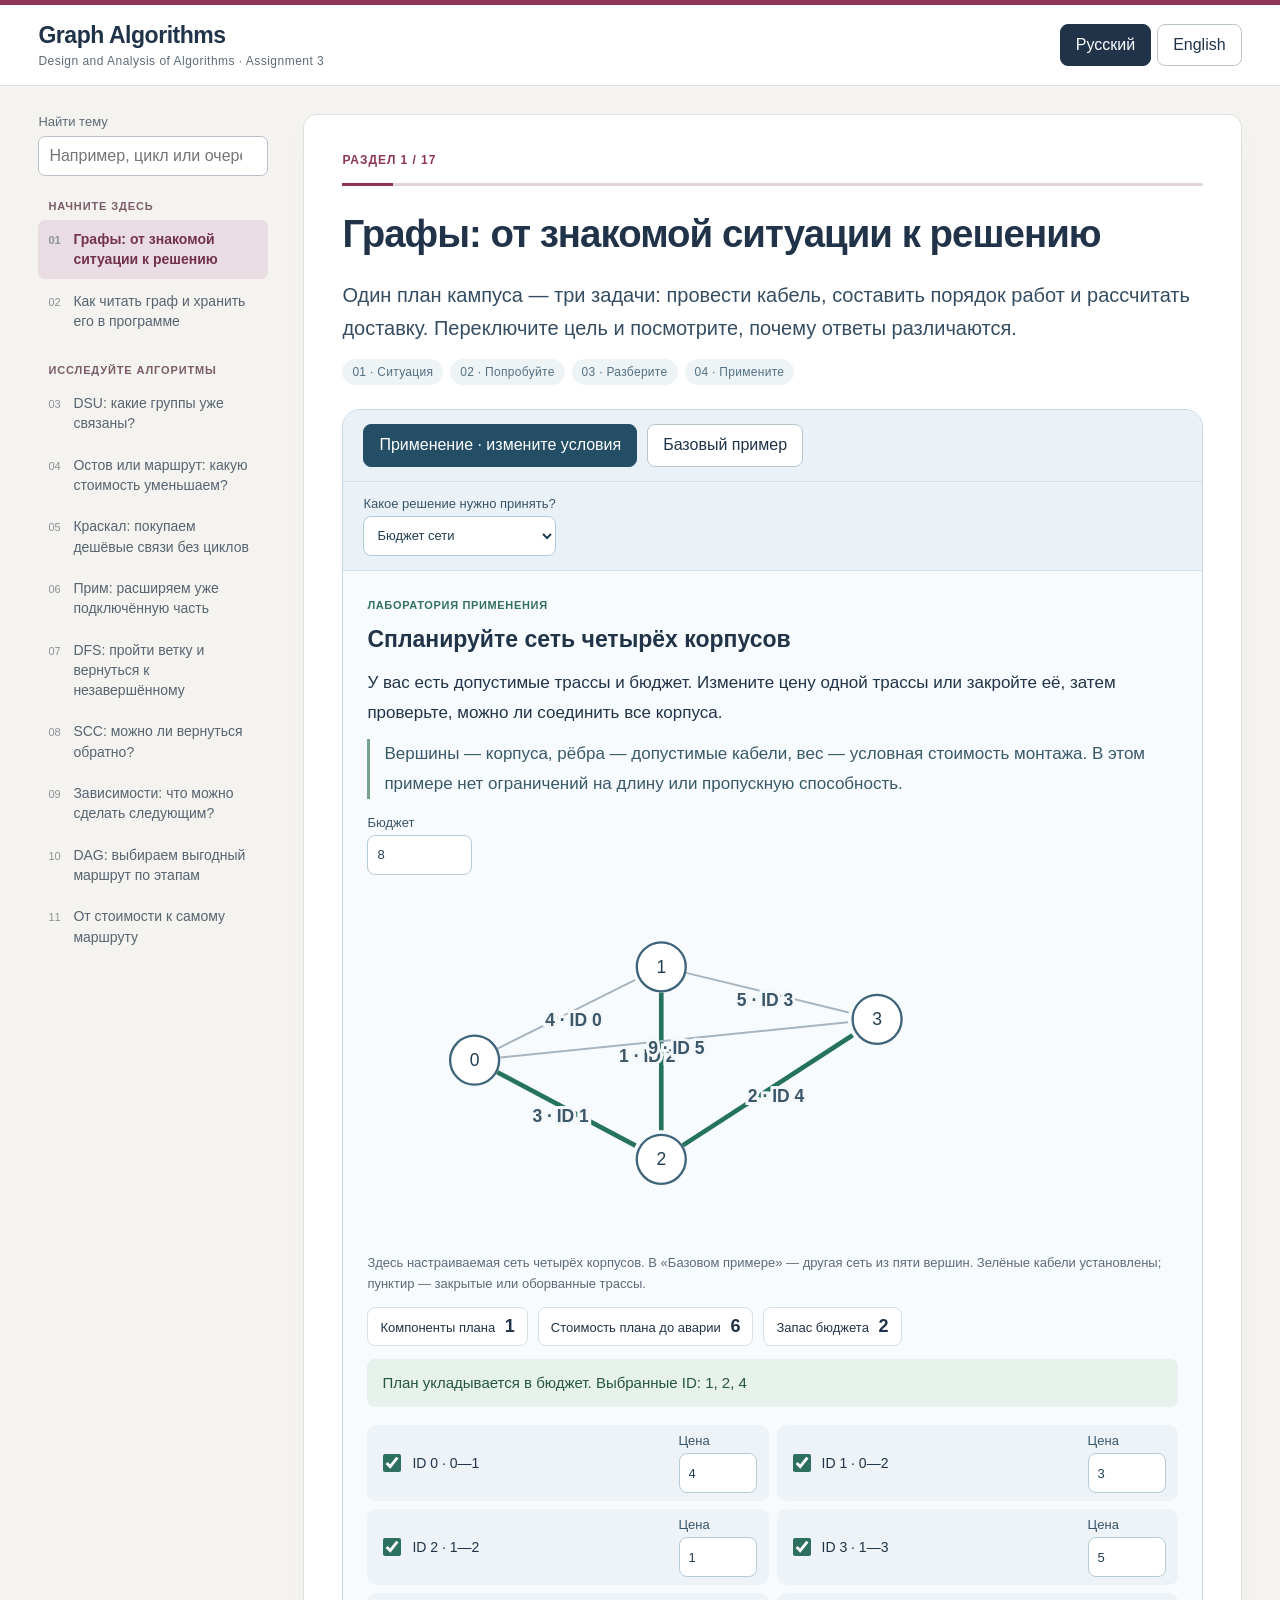
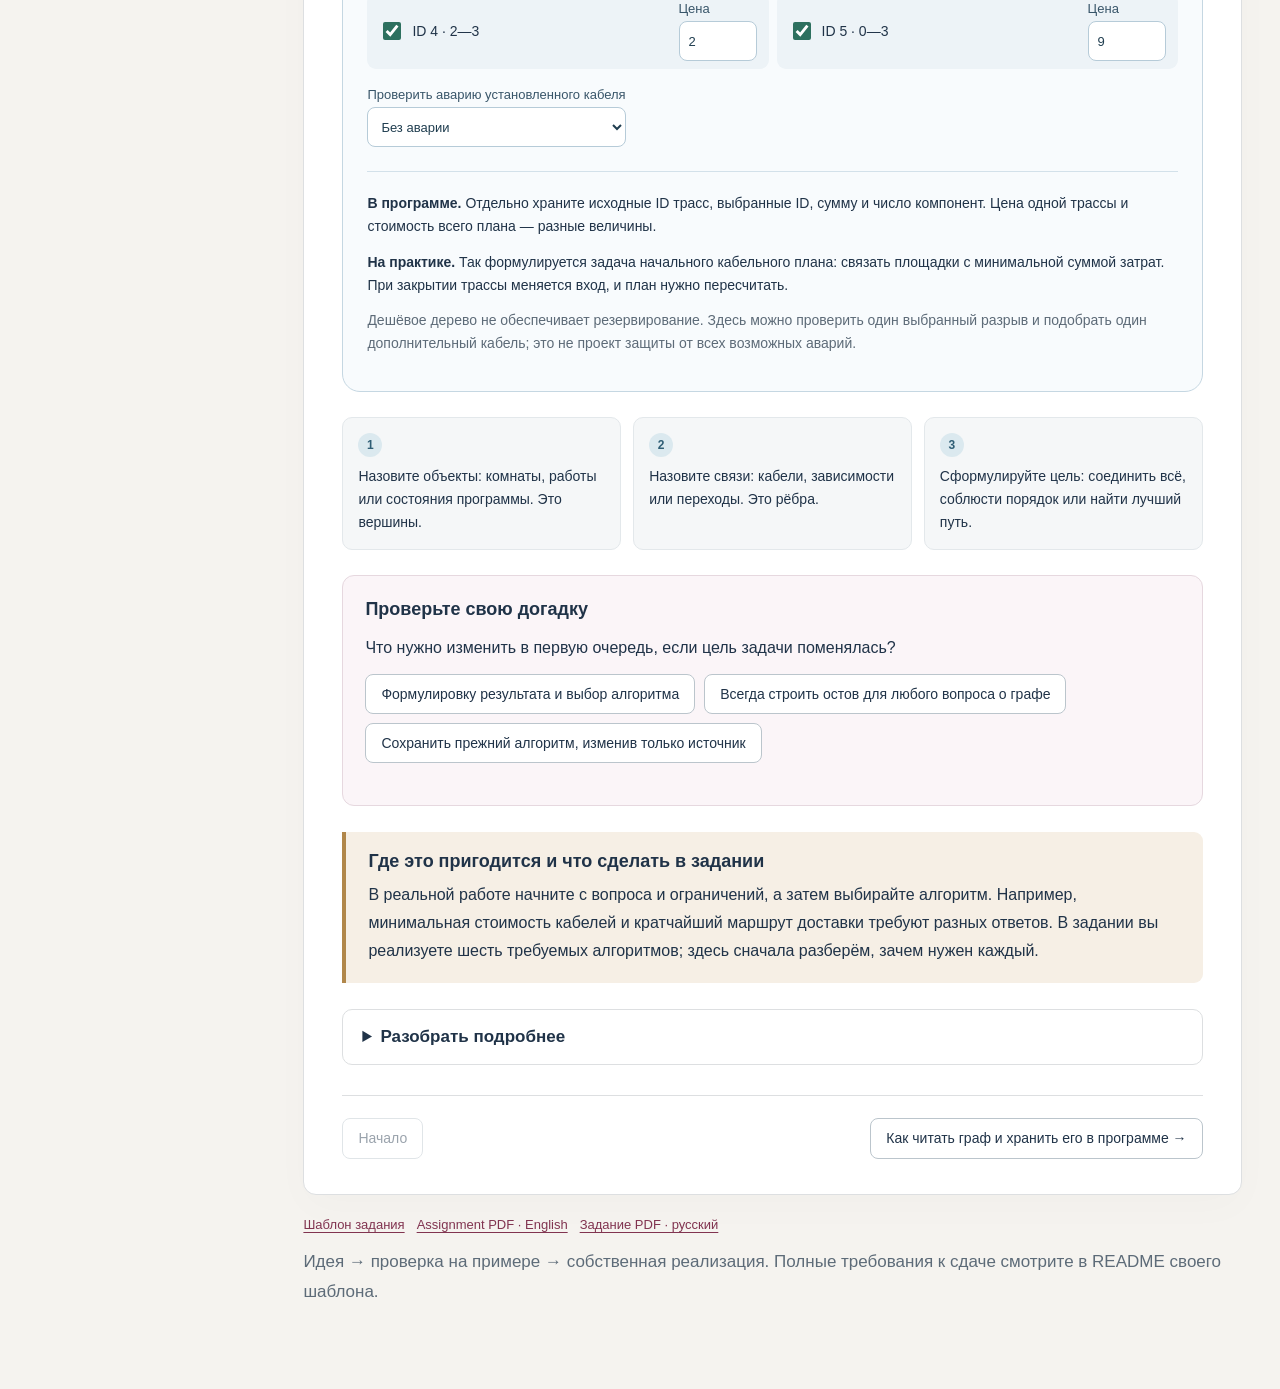
<file: docs/index.html>
<!doctype html><html lang="ru"><head><meta charset="utf-8"><meta name="viewport" content="width=device-width,initial-scale=1"><meta name="description" content="Explore graph algorithms through interactive diagrams, questions, practical applications and course reading. Russian and English."><title>Graph Algorithms | DAA</title><style>:root{font-family:"Segoe UI",Arial,sans-serif;color:#203348;background:#f5f3ef;--ink:#203348;--muted:#5d6b78;--line:#dddfe1;--rose:#8d3658;--blue:#356b89;--green:#25735e;--amber:#9b6616}*{box-sizing:border-box}body{margin:0}button,input,select{font:inherit}button,a,summary{-webkit-tap-highlight-color:transparent}button{cursor:pointer;border:1px solid #bbc5cc;border-radius:8px;padding:10px 15px;background:white;color:var(--ink);line-height:1.3}button:hover{border-color:var(--blue);background:#f0f6f8}button:disabled{opacity:.45;cursor:default}button[aria-pressed=true],button.primary{background:var(--ink);color:white;border-color:var(--ink)}a{color:#813450;text-underline-offset:3px}a:focus-visible,button:focus-visible,input:focus-visible,summary:focus-visible{outline:3px solid #bd7293;outline-offset:3px}header{background:#fff;border-top:5px solid var(--rose);border-bottom:1px solid var(--line);padding:17px 3vw;display:flex;justify-content:space-between;align-items:center;gap:15px;flex-wrap:wrap}.brand{font-size:23px;font-weight:700;letter-spacing:-.02em}.brand small{display:block;font-size:12px;color:var(--muted);letter-spacing:.04em;font-weight:500;margin-top:5px}.languages{display:flex;gap:6px}.layout{max-width:1480px;margin:auto;display:grid;grid-template-columns:230px minmax(0,990px);gap:35px;padding:28px 3vw 50px}aside{position:sticky;top:18px;align-self:start;max-height:94vh;overflow:auto}aside label{font-size:13px;color:var(--muted);display:block;margin:0 0 7px}#search{width:100%;border:1px solid #b8c1c9;border-radius:7px;padding:10px;background:white}.navgroup{font-size:11px;font-weight:700;text-transform:uppercase;letter-spacing:.08em;color:#7a5b69;margin:24px 10px 8px}#contents a{display:flex;align-items:baseline;gap:8px;text-decoration:none;color:#566471;font-size:14px;line-height:1.45;padding:9px 10px;border-radius:7px;margin:3px 0}#contents a span{font-size:11px;min-width:17px;color:#8b9299}#contents a:hover{background:#ece7e5}#contents a[aria-current=page]{background:#e9dce3;color:#73324b;font-weight:650}.navhint{font-size:13px;color:var(--muted);line-height:1.6;padding:0 10px}article{background:white;border:1px solid var(--line);border-radius:13px;padding:35px 38px;box-shadow:0 12px 40px #20334805;min-width:0}.eyebrow{font-size:12px;color:var(--rose);font-weight:700;text-transform:uppercase;letter-spacing:.08em;margin:0 0 12px}h1{font-size:clamp(28px,3vw,39px);line-height:1.2;letter-spacing:-.025em;margin:0 0 22px}h2{font-size:23px;line-height:1.3;margin:29px 0 13px}h3{font-size:18px;line-height:1.4;margin:15px 0 10px}p,li{font-size:17px;line-height:1.75}p{margin:12px 0}.story{font-size:20px;line-height:1.65;color:#354d62;max-width:850px}.routebar{display:flex;gap:7px;flex-wrap:wrap;margin:22px 0}.routebar span{font-size:12px;letter-spacing:.025em;color:#537084;background:#eef4f6;border-radius:20px;padding:6px 10px}.steps{display:grid;grid-template-columns:repeat(3,1fr);gap:12px;margin:25px 0}.stepcard{background:#f5f7f8;border:1px solid #e3e8eb;border-radius:10px;padding:15px}.stepcard b{display:flex;width:24px;height:24px;align-items:center;justify-content:center;border-radius:50%;background:#dbe9ef;color:#2f5e75;font-size:12px;margin-bottom:8px}.stepcard p{font-size:14px;line-height:1.65;margin:0}.transfer{background:#f6efe5;border-left:4px solid #b1874a;padding:18px 22px;border-radius:0 9px 9px 0;margin:26px 0}.transfer h2{font-size:18px;margin:0 0 8px}.transfer p{font-size:16px;margin:0}.lab{border:1px solid #d7e3e9;border-radius:12px;background:#f4f8fa;margin:25px 0;overflow:hidden}.labbar{padding:17px 20px;border-bottom:1px solid #d7e3e9;display:flex;align-items:center;justify-content:space-between;gap:12px;flex-wrap:wrap;background:#edf4f7}.labbar strong{font-size:17px}.labbar small{font-size:12px;color:#526e7f}.labbody{padding:18px 20px}.lab svg{display:block;width:100%;height:auto;max-height:350px;overflow:visible}.lab .controls{display:flex;gap:8px;flex-wrap:wrap;align-items:center;margin:13px 0}.lab .controls button{font-size:14px}.lab .message{font-size:16px;line-height:1.65;margin:14px 0}.lab .state{font:14px/1.7 Consolas,monospace;white-space:pre-wrap;background:white;border:1px solid #d6e1e7;padding:12px 15px;border-radius:8px}.metrics{display:flex;gap:10px;flex-wrap:wrap;margin:13px 0}.metric{padding:8px 12px;background:white;border:1px solid #d6e1e7;border-radius:8px;font-size:13px}.metric b{font-size:18px;margin-left:6px}.legend{font-size:12px;color:#587184;line-height:1.5;margin:10px 0}.node{cursor:pointer;outline:none}.node circle{transition:fill .2s,stroke .2s;stroke-width:2}.node:hover circle,.node:focus-visible circle{stroke-width:4;stroke:#8d3658}.lab path{transition:stroke .2s,stroke-width .2s}.feedback{border-radius:8px;padding:12px 15px;font-size:15px;line-height:1.6;background:#e8f2ec;color:#245640;margin-top:12px}.feedback.bad{background:#f9ece4;color:#793f1e}.quiz{border:1px solid #e6d8df;background:#fbf5f8;padding:22px;border-radius:12px;margin:25px 0}.quiz h2{margin:0;font-size:18px}.quiz p{font-size:16px}.choices{display:flex;gap:9px;flex-wrap:wrap}.choices button{font-size:14px;text-align:left}.deep{border:1px solid var(--line);border-radius:10px;margin:22px 0;background:white}.deep>summary{cursor:pointer;padding:17px 19px;font-weight:650;font-size:17px;list-style-position:inside}.deep[open]>summary{border-bottom:1px solid var(--line)}.deepbody{padding:6px 21px 18px}.deepbody p,.deepbody li{font-size:16px;line-height:1.75}.deepbody h2{font-size:21px}.deepbody h3{font-size:18px}.codebar{display:flex;align-items:center;justify-content:space-between;gap:10px;flex-wrap:wrap}.codebar h3{margin:10px 0}.codebar button{font-size:13px}.small{font-size:13px;color:var(--muted);line-height:1.6}.tablewrap{overflow:auto}table{border-collapse:collapse;width:100%;margin:18px 0;font-size:14px;line-height:1.6}td,th{border:1px solid var(--line);text-align:left;padding:10px;vertical-align:top}th{background:#f0f3f5}code{font-family:Consolas,monospace;font-size:.9em;background:#f0f2f5;padding:1px 4px;border-radius:3px;overflow-wrap:anywhere}pre{font:14px/1.65 Consolas,monospace;overflow:auto;white-space:pre;padding:19px;background:#173248;color:#ecf2f7;border-radius:9px;max-height:600px}pre code{background:none;padding:0;font-size:inherit;white-space:pre;overflow-wrap:normal}.resourcehead{display:flex;gap:10px;align-items:center;flex-wrap:wrap}.resourcehead span{font-size:12px;color:var(--muted)}.videogrid,.bookgrid{display:grid;grid-template-columns:repeat(2,minmax(0,1fr));gap:13px;margin:16px 0}.videoCard,.bookCard{border:1px solid var(--line);border-radius:10px;overflow:hidden;background:white}.videoCard img{width:100%;aspect-ratio:16/9;object-fit:cover;display:block;background:#dce8ee}.videoCard .cardbody,.bookCard{padding:15px}.videoCard h3,.bookCard h3{margin:4px 0 8px;font-size:16px}.videoCard p,.bookCard p{font-size:13px;line-height:1.6}.videoCard button,.bookCard button{font-size:13px;padding:7px 10px}.videoCard iframe{width:100%;aspect-ratio:16/9;border:0;display:block}.bookCard .badge{display:inline-block;font-size:11px;padding:4px 7px;border-radius:12px;background:#ebf1ea;color:#345b3b}.bookCard .badge.extra{background:#f3eadf;color:#805b2d}.bookLinks{display:flex;gap:12px;align-items:center;flex-wrap:wrap;font-size:13px}.bookFrame{width:100%;height:650px;border:1px solid var(--line);border-radius:9px;margin-top:13px;background:#eef2f4}.bookPreview[hidden]{display:none}.nextnav{display:flex;justify-content:space-between;gap:12px;border-top:1px solid var(--line);padding-top:22px;margin-top:30px}.nextnav button{max-width:48%;text-align:left;font-size:14px}footer{font-size:13px;line-height:1.6;color:var(--muted);padding:20px 0}.quicklinks{display:flex;flex-wrap:wrap;gap:12px}.courseVideo{width:100%;background:#173248;margin-top:12px;border-radius:8px}.videoChapters{display:flex;flex-wrap:wrap;gap:6px;margin-top:12px}.videoChapters button{font-size:12px;padding:7px}.skip{position:absolute;left:15px;top:-80px;background:white;padding:9px;z-index:5}.skip:focus{top:15px}.pdfTopics{display:flex;gap:8px;flex-wrap:wrap;margin-top:12px}.pdfTopics button{font-size:12px;padding:7px 10px}.progressline{height:3px;background:#e1d4da;border-radius:3px;margin:0 0 25px}.progressline span{height:3px;display:block;background:var(--rose);transition:width .2s}.live{min-height:20px}.tag{font-size:12px;background:#e7eef2;padding:4px 7px;border-radius:6px}.summarycost{color:#25735e;font-weight:700}.panelTitle{font-size:14px;font-weight:650;color:#4b6577}.motion{animation:appear .22s ease-out}@keyframes appear{from{opacity:.4;transform:translateY(4px)}to{opacity:1;transform:translateY(0)}}@media(prefers-reduced-motion:reduce){*{animation:none!important;transition:none!important;scroll-behavior:auto!important}}@media(max-width:1050px){.layout{grid-template-columns:190px minmax(0,1fr);gap:20px;padding:22px 18px}article{padding:29px}.steps{grid-template-columns:1fr}.stepcard{display:flex;gap:12px;padding:12px}.stepcard b{flex-shrink:0;margin-top:1px}}@media(max-width:740px){header{padding:15px}.layout{display:block;padding:14px}aside{position:static;max-height:none;margin-bottom:17px}#contents{display:flex;gap:5px;overflow-x:auto;padding-bottom:8px}#contents .navgroup,.navhint{display:none}#contents a{white-space:nowrap;border:1px solid #d3d8de;font-size:12px;padding:7px}#contents a span{display:none}article{padding:24px 18px;border-radius:10px}.brand{font-size:21px}h1{font-size:29px}.story{font-size:18px}p,li{font-size:16px}.videogrid,.bookgrid{grid-template-columns:1fr}.labbody{padding:15px 12px}.labbar{padding:14px}.labbar strong{font-size:16px}.lab .message{font-size:15px}.bookFrame{height:510px}.lab .controls button{font-size:13px;padding:9px}.steps{margin:19px 0}.quiz{padding:17px}.deepbody{padding:5px 15px 15px}.nextnav button{font-size:12px}pre{font-size:12px;padding:14px}.lab svg{max-height:310px}}@media print{header,aside,.nextnav,.lab .controls,.choices,.codebar button{display:none}.layout{display:block;padding:0}article{border:0;padding:0}body{background:white}video,iframe{display:none}pre{color:black;background:#eee;white-space:pre-wrap}.deepbody{display:block}}

.bookSheet{max-height:720px;overflow:auto;border:1px solid var(--line);border-radius:9px;margin:13px 0;background:#e7e9ec;padding:12px}.bookPage{display:block;width:100%;height:auto;max-width:100%;background:white}.bookPreview{margin-top:20px}.routebar{margin:14px 0}.lab{margin:18px 0}

.practice{margin:26px 0;padding:24px;border:1px solid #d7e1e6;border-radius:14px;background:#f4f8fa}.practice h2{margin:12px 0}.practice li{margin:10px 0;line-height:1.65}

.challenge,.caseLab{margin:28px 0;padding:22px;border:1px solid #d7e1e6;border-radius:12px;background:#f7fafb;min-width:0}.challenge>h2,.caseLab>h2{margin-top:16px}.challenge label,.caseLab label,.prediction label{display:block;font-size:14px;font-weight:650;margin:16px 0 7px}.challenge select,.caseLab select{max-width:100%;width:100%;padding:10px;border:1px solid #b8c1c9;border-radius:7px;background:white;color:var(--ink)}textarea,.caseLab input{font:15px/1.6 Consolas,monospace;width:100%;padding:12px;border:1px solid #aebfc9;border-radius:7px;resize:vertical;color:var(--ink);background:white}.codeEditor{tab-size:4;white-space:pre;overflow:auto;min-height:240px}.challenge .controls,.caseLab .controls,.prediction .controls{display:flex;gap:9px;flex-wrap:wrap;margin:14px 0;align-items:center}.challenge .example{border-left:3px solid #a7bdcb;padding-left:16px;margin:22px 0}.challenge .example p{font-size:15px}.challenge pre,.caseLab pre{max-width:100%}.challenge details{background:white}.challenge .answerTry{margin:24px 0;border-top:1px solid var(--line);padding-top:5px}.challenge .runStatus,.caseLab [role=status]{font-size:15px;line-height:1.7}.caseResult{padding:10px 0;border-bottom:1px solid var(--line)}.caseResult summary{cursor:pointer;font-size:15px}.caseResult pre{font-size:13px}.practiceLink{padding:12px 0;font-size:15px}.caseLab svg{width:100%;max-height:340px}.prediction{margin-top:22px;padding-top:4px;border-top:1px solid #d7e1e6}.challenge .languageChoice{margin-top:28px}textarea:focus-visible,select:focus-visible{outline:3px solid #bd7293;outline-offset:3px}@media(max-width:740px){.challenge,.caseLab{padding:16px 12px}.challenge select,.caseLab select,textarea,.caseLab input{font-size:16px}.codeEditor{font-size:14px}.challenge .controls button,.caseLab .controls button{font-size:14px;min-height:44px}.challenge .example{padding-left:10px}.caseLab svg{min-height:180px}.challenge p,.caseLab p{overflow-wrap:anywhere}}
.explanationBridge{grid-column:1/-1;padding:8px 0}.explanationBridge h2{font-size:18px;margin:12px 0 8px}.explanationBridge p{font-size:16px;margin:0}
.steps:empty,.transfer:empty{display:none}
.graphViewport{max-width:100%;overflow:auto}.graphViewport:focus-visible{outline:3px solid #bd7293;outline-offset:3px}@media(max-width:740px){.graphViewport svg{min-width:520px}}

[hidden]{display:none!important}
.fieldwork{margin:24px 0;border:1px solid #c5d7e2;border-radius:18px;background:#f8fbfd;overflow:hidden}
.fwTabs,.fwScenarios{display:flex;gap:10px;flex-wrap:wrap;padding:14px 20px;background:#eaf2f7;border-bottom:1px solid #d3e1ea}
.fwTabs button[aria-pressed=true]{background:#244e65;color:white;border-color:#244e65}
.fwStage{padding:24px}.fwStage h2{margin-top:12px}.fwModel{border-left:3px solid #76a18c;padding-left:14px;color:#385969}
.fwControls{display:flex;gap:12px;flex-wrap:wrap;align-items:end;margin:16px 0}.fwControl{display:grid;gap:5px;max-width:100%;font-size:13px;color:#385569}
.fwControl input,.fwControl select{font:inherit;color:#203e50;border:1px solid #b6cbd8;border-radius:8px;background:white;padding:9px;max-width:100%;min-height:40px}.fwControl input{width:105px}.fwControl select{width:auto;min-width:90px}
.fwCheck{display:flex;gap:8px;align-items:center;min-height:40px;font-size:14px}.fwCheck input{width:18px;height:18px;accent-color:#2d705f}
.fwRows{display:grid;grid-template-columns:repeat(2,minmax(0,1fr));gap:8px;margin:18px 0}.fwRow{display:flex;justify-content:space-between;align-items:center;gap:10px;padding:8px 12px;background:#edf3f7;border-radius:9px}.fwRow .fwControl input{width:78px}
.fwView{min-width:0}.fwNotes{margin-top:24px;border-top:1px solid #d3e1ea;padding-top:8px}.fwNotes p{font-size:14px;line-height:1.65}.fwView pre{max-width:100%;overflow:auto;white-space:pre-wrap;overflow-wrap:anywhere}
.fieldwork svg{display:block;width:100%;height:auto;max-height:350px}.fieldwork .badge{font-size:11px;font-weight:700;text-transform:uppercase;letter-spacing:.06em;color:#32715e}.fwTabs button{max-width:100%}
.fwTimeline{display:grid;gap:9px;margin:20px 0}.fwTimeRow{display:grid;grid-template-columns:150px minmax(0,1fr);gap:10px;align-items:center;font-size:13px}.fwTrack{position:relative;height:30px;background:#e4edf3;border-radius:5px}.fwTrack>span{position:absolute;background:#327d69;color:white;height:30px;min-width:26px;text-align:center;border-radius:4px;line-height:30px;font-size:12px}
.fwEditor{display:block;width:100%;box-sizing:border-box;min-height:195px;resize:vertical;font:14px/1.6 Consolas,monospace;padding:14px;background:#fff;color:#244557;border:1px solid #b6cbd8;border-radius:9px}.fwTable{overflow:auto}.fwTable table{border-collapse:collapse;min-width:460px;width:100%;font-size:14px}.fwTable td,.fwTable th{padding:12px;border-bottom:1px solid #d1dfe8;text-align:left}
@media(max-width:740px){.fwStage{padding:18px 14px}.fwTabs,.fwScenarios{padding:12px}.fwRows{grid-template-columns:1fr}.fwTimeRow{grid-template-columns:105px minmax(0,1fr)}.fwControls button{max-width:100%}.fwControl select{max-width:100%}.fwScenarios .fwControl{width:100%}}
</style></head><body><a class="skip" href="#main">К уроку / Skip to lesson</a><header><div class="brand">Graph Algorithms<small>Design and Analysis of Algorithms · Assignment 3</small></div><div class="languages" role="group" aria-label="Language / Язык"><button id="ru" aria-pressed="true">Русский</button><button id="en" aria-pressed="false">English</button></div></header><div class="layout"><aside><label id="searchLabel" for="search"></label><input id="search" type="search" autocomplete="off"><nav id="contents" aria-label="Lesson contents"></nav><p id="empty" class="small" role="status"></p><p id="navHint" class="navhint"></p></aside><main id="main" tabindex="-1"><article><p id="eyebrow" class="eyebrow"></p><div class="progressline" aria-hidden="true"><span id="progress"></span></div><h1 id="title"></h1><p id="story" class="story"></p><div id="routebar" class="routebar"></div><section id="application"></section><section id="activity"></section><section id="steps" class="steps"></section><section id="quiz"></section><section id="transfer" class="transfer"></section><section id="practice"></section><section id="extension"></section><section id="deeper"></section><section id="reading"></section><section id="videos"></section><nav class="nextnav" aria-label="Lesson navigation"><button id="prev"></button><button id="next"></button></nav></article><footer><div class="quicklinks"><a href="https://github.com/RZhaniya/daa-assignment-3-graphs" id="templateLink" target="_blank" rel="noopener"></a><a href="https://github.com/RZhaniya/daa-assignment-3-graphs/blob/main/docs/Assignment_3_EN.pdf" target="_blank" rel="noopener">Assignment PDF · English</a><a href="https://github.com/RZhaniya/daa-assignment-3-graphs/blob/main/docs/Assignment_3_RU.pdf" target="_blank" rel="noopener">Задание PDF · русский</a></div><p id="footerNote"></p></footer></main></div><script id="fieldwork-data" type="application/json">{"meta": {"cables": {"RU": {"title": "Спланируйте сеть четырёх корпусов", "intro": "У вас есть допустимые трассы и бюджет. Измените цену одной трассы или закройте её, затем проверьте, можно ли соединить все корпуса.", "model": "Вершины — корпуса, рёбра — допустимые кабели, вес — условная стоимость монтажа. В этом примере нет ограничений на длину или пропускную способность.", "state": "Отдельно храните исходные ID трасс, выбранные ID, сумму и число компонент. Цена одной трассы и стоимость всего плана — разные величины.", "use": "Так формулируется задача начального кабельного плана: связать площадки с минимальной суммой затрат. При закрытии трассы меняется вход, и план нужно пересчитать.", "limit": "Дешёвое дерево не обеспечивает резервирование. Здесь можно проверить один выбранный разрыв и подобрать один дополнительный кабель; это не проект защиты от всех возможных аварий."}, "EN": {"title": "Plan a network for four buildings", "intro": "You have permitted cable routes and a budget. Change one route price or close it, then check whether every building can be connected.", "model": "Vertices are buildings, edges are permitted cables, and weights are installation costs in arbitrary units. Length and capacity constraints are outside this example.", "state": "Keep original route IDs, selected IDs, the total, and the component count separately. One cable price differs from the cost of the whole plan.", "use": "This models an initial cable layout: connect sites at minimum total cost. Closing a route changes the input, so the plan must be recalculated.", "limit": "A cheapest tree provides no redundancy. Test one selected failure and choose one extra cable here; this does not design protection against every possible failure."}}, "connectivity": {"RU": {"title": "Проверьте проход между корпусами", "intro": "Открывайте и закрывайте проходы. Затем выберите два корпуса и предскажите, можно ли добраться из одного в другой.", "model": "Каждая открытая связь допускает движение в обе стороны. Достижимость определяется всей цепочкой проходов, а не только прямой связью.", "state": "Группа хранит множество связанных вершин. Для добавлений DSU позволяет быстро проверять принадлежность одной группе и учитывать её размер.", "use": "Так проверяют, какие участки сети или площадки остаются связанными по доступным переходам. Номер представителя сам по себе не является адресом или длиной маршрута.", "limit": "После закрытия прохода группа может распасться. Демонстрация пересчитывает связность; обычный DSU из задания поддерживает объединения, но не произвольное разделение."}, "EN": {"title": "Check access between buildings", "intro": "Open and close walkways. Choose two buildings and predict whether one can be reached from the other.", "model": "Each open link works in both directions. Reachability depends on the full chain of walkways, rather than only a direct edge.", "state": "A group represents connected vertices. For additions, DSU efficiently checks common membership and tracks group size.", "use": "Use this model to find which network regions or sites remain connected through available links. A representative ID is neither an address nor a route length.", "limit": "Closing a walkway can split a group. This demonstration recomputes connectivity; ordinary assignment DSU supports merging, not arbitrary splitting."}}, "build": {"RU": {"title": "Спланируйте сборку приложения", "intro": "Запускайте готовые работы и переходите к следующему завершению. Сравните план с одним и двумя исполнителями.", "model": "Стрелка u→v означает: работа u должна завершиться до запуска v. Длительности заданы в условных минутах; номера вершин обозначают работы.", "state": "Планировщику нужны завершённые и работающие задачи, оставшееся время и свободные исполнители. Допустимый порядок не содержит всех этих сведений.", "use": "Так зависимости используются при сборке: данные конфигурации готовят раньше модулей, а пакет собирают после обязательных частей. Независимые работы могут выполняться одновременно.", "limit": "Топологический порядок проверяет зависимости, но сам по себе не минимизирует время при ограниченных исполнителях. Кнопка автозапуска выбирает готовые работы по номеру, без обещания оптимального расписания."}, "EN": {"title": "Schedule an application build", "intro": "Start ready tasks and advance to the next completion. Compare plans with one and two workers.", "model": "An arrow u→v means task u must finish before v starts. Durations are in arbitrary minutes; vertex numbers identify tasks.", "state": "A scheduler needs finished and running tasks, remaining times, and free workers. A valid vertex order does not contain all this information.", "use": "Build dependencies work this way: prepare configuration before modules, and assemble the package after required parts. Independent work may run concurrently.", "limit": "Topological order checks dependencies but does not by itself minimize time with limited workers. Auto-start chooses ready tasks by vertex number, without promising an optimal schedule."}}, "routes": {"RU": {"title": "Выберите маршрут обработки детали", "intro": "Пройдите от заготовки до готового изделия. Меняйте цену перехода, закрывайте линию и сравнивайте стоимость своего маршрута с другими вариантами.", "model": "Вершины — состояния обработки, стрелки — разрешённые следующие переходы. Линии A и B — альтернативы; проходить обе не требуется.", "state": "Храните полную накопленную стоимость и исходные ID выбранных переходов. Отрицательная цена здесь означает скидку или возврат, а не отрицательную длину.", "use": "Так можно описать выбор между допустимыми технологическими цепочками или переходами между этапами услуги. Сначала нужно проверить, что порядок этапов действительно образует DAG.", "limit": "Минимальная стоимость не учитывает пропускную способность, очередь оборудования или время доставки. Числа в этой модели условные; они не являются измерениями реального производства."}, "EN": {"title": "Choose a workpiece processing route", "intro": "Move from raw material to a finished item. Change a transition price, close a line, and compare your route with other options.", "model": "Vertices are processing states and arrows are permitted next transitions. Lines A and B are alternatives; you do not have to visit both.", "state": "Retain the full accumulated cost and original transition IDs. A negative price means a discount or refund here, not a negative physical length.", "use": "This models a choice among permitted processing chains or service stages. First check that the stage dependencies really form a DAG.", "limit": "Minimum cost omits equipment capacity, queues and delivery time. Values in this model are illustrative, not measurements from a factory."}}, "modules": {"RU": {"title": "Разберите зависимости модулей", "intro": "Здесь стрелка u→v означает: модуль u вызывает v. Добавьте обратный вызов и проверьте, какие группы объединятся.", "model": "Два модуля находятся в одной SCC, если вызовы позволяют дойти из каждого к другому. Одна направленная зависимость этого не гарантирует.", "state": "Метки component обозначают группы; конденсация хранит уникальные связи между группами. Числовые названия меток можно менять, сохраняя разбиение.", "use": "При изменении модуля полезно проверить его потенциальных вызывающих: модули, из которых к нему существует путь. Взаимные зависимости помогают определить область согласованного изменения.", "limit": "Достижимость обозначает потенциальную зависимость, а не доказанное изменение поведения каждого вызывающего. Конденсация показывает циклические группы, но не исправляет их архитектуру."}, "EN": {"title": "Explore module dependencies", "intro": "Here u→v means module u calls v. Add a return call and check which groups merge.", "model": "Two modules share an SCC when call paths exist in both directions. A one-way dependency alone is insufficient.", "state": "component labels name groups; condensation retains unique inter-group links. Numeric labels may change while preserving the partition.", "use": "When a module changes, inspect potential callers: modules with a path to it. Mutual dependencies help identify a region needing coordinated changes.", "limit": "Reachability marks potential dependence, not a proven behaviour change in every caller. Condensation identifies cyclic groups but does not repair the architecture."}}, "trace": {"RU": {"title": "Проверьте зависимости шаг за шагом", "intro": "Управляйте проверкой сборочных зависимостей: выбирайте действие до раскрытия следующего состояния стека.", "model": "В активном стеке находятся незавершённые вызовы DFS. Завершённая вершина уже просмотрела всех соседей; переход к ней не является свидетельством цикла.", "state": "Запись стека хранит вершину и индекс следующего соседа. finish пополняется только при завершении, а не при открытии вершины.", "use": "Так можно проследить, почему проверка зависимостей сборки обнаружила замкнутую цепочку. Отдельная недостижимая из 0 часть тоже должна быть проверена.", "limit": "В этом тренажёре DFS проверяет циклы зависимостей. Первый DFS алгоритма Косарайю решает другую задачу и не прекращается из-за найденного цикла."}, "EN": {"title": "Inspect dependencies one step at a time", "intro": "Control a build-dependency check: choose an action before revealing the next stack state.", "model": "The active stack contains suspended DFS calls. A finished vertex has examined all its neighbours; an edge to it is not evidence of a cycle.", "state": "A frame stores a vertex and its next-neighbour index. Append to finish only on completion, rather than discovery.", "use": "Trace why a dependency check reported a closed chain. A separate part unreachable from 0 must also be checked.", "limit": "This simulator uses DFS for cycle detection. Kosaraju’s first DFS has a different purpose and must not stop merely because a cycle exists."}}, "representation": {"RU": {"title": "Постройте вход для программы", "intro": "Добавляйте рёбра и смотрите, какие записи появляются у выбранной вершины. Добавьте обратное ребро, параллельные рёбра и петлю.", "model": "ID — номер исходной строки. Новая строка получает новый ID, даже если её концы совпадают с другой строкой.", "state": "Список смежности хранит to, weight и id. Для неориентированной связи добавляются записи у обоих концов; исходное ребро при этом остаётся одним.", "use": "Так хранят несколько рейсов между остановками или несколько допустимых соединений между площадками. Разные цены нельзя потерять при объединении одинаковых концов.", "limit": "В этой маленькой схеме до восьми строк и до двух связей одной пары вершин. Ограничение нужно для читаемости рисунка; пределы основного задания значительно больше."}, "EN": {"title": "Construct a program input", "intro": "Add edges and inspect the entries stored at a selected vertex. Try a reverse link, parallel edges and a self-loop.", "model": "An ID is an original row index. A new row has a new ID even when its endpoints match an earlier row.", "state": "An adjacency entry stores to, weight and id. An undirected edge adds entries at both ends while remaining one original edge.", "use": "Represent multiple services between stops or multiple permitted site connections this way. Do not lose different prices when endpoints match.", "limit": "This small drawing allows eight rows and two links per vertex pair for readability. The main assignment has much larger limits."}}, "scale": {"RU": {"title": "Оцените память до запуска", "intro": "Изменяйте число вершин и рёбер. Сравните матрицу с компактными массивами списка смежности и задайте бюджет памяти.", "model": "Матрица использует n² ячеек по 4 байта. Для списка здесь считаются offsets[n+1] и три int на запись: to, weight, id; неориентированное ребро даёт две записи.", "state": "Умножение должно начинаться с long: (long)n*n. Эти формулы оценивают только указанные массивы, без входа, очереди, ответов и объектных накладных расходов.", "use": "Так можно заранее исключить представление, которое не помещается в ограничения, прежде чем измерять скорость реализации.", "limit": "Это расчёт объёма выбранных массивов, а не измерение Java heap или времени работы. Одна ячейка матрицы также не сохраняет произвольное число параллельных рёбер."}, "EN": {"title": "Estimate memory before running", "intro": "Change the vertex and edge counts. Compare a matrix with compact adjacency arrays and set a memory budget.", "model": "The matrix has n² cells of 4 bytes. The list model counts offsets[n+1] and three ints per entry: to, weight and id; an undirected edge uses two entries.", "state": "Start multiplication in long: (long)n*n. These formulas count only the named arrays, excluding input, queues, output and object overhead.", "use": "Rule out representations exceeding the limit before benchmarking an implementation.", "limit": "This calculates selected array sizes rather than measuring Java heap or runtime. One matrix cell also cannot retain arbitrarily many parallel edges."}}, "witness": {"RU": {"title": "Проверьте предложенный результат", "intro": "Результат программы может иметь правильную сумму и неверные рёбра. Измените предложенный JSON и найдите конкретную причину принятия или отказа. Это сокращённые учебные свидетельства, а не полные ответы JSON Lines для сдачи.", "model": "Здесь используются небольшие фиксированные графы. Для леса проверяются ID, циклы, охват компонент и оптимальная сумма; для порядка — все вершины и направления зависимостей.", "state": "Для маршрута важны последовательность исходных ID и сумма, для SCC — разбиение и точный набор пар конденсации. Допустимые неоднозначные ответы не сравниваются с одной строкой.", "use": "Так устроены содержательные проверки результата: программа должна подтвердить ответ выбранными связями, порядком или маршрутом, а не только напечатать число.", "limit": "Успех на этих малых примерах не заменяет проверку всей области входов. Изменение JSON здесь не запускает ваш код и не выставляет оценку. В этом тренажёре метки ограничены точными целыми JavaScript: 0…9007199254740991. В задании разрешён весь неотрицательный диапазон signed 64-bit."}, "EN": {"title": "Validate a proposed result", "intro": "A program may return the correct sum with invalid edges. Edit a proposed JSON answer and find a concrete acceptance or rejection reason. These are shortened learning witnesses, not complete JSON Lines submission responses.", "model": "These use small fixed graphs. Forest checks cover IDs, cycles, spanning every input component and optimal cost; order checks cover all vertices and dependency directions.", "state": "Routes need consecutive original IDs and their sum; SCCs need a correct partition and exact condensation pairs. Non-unique answers are not compared with one reference string.", "use": "Meaningful result checks require a witness: selected links, an order or a route, rather than only a number.", "limit": "Passing these small examples does not cover the full input domain. Editing JSON here does not execute your program or award marks. This trainer restricts labels to exact JavaScript integers: 0…9007199254740991. The assignment permits the full nonnegative signed 64-bit range."}}}, "traces": [{"n": 4, "edges": [[0, 1], [0, 2], [1, 3], [2, 3]], "events": [{"before": {"states": [0, 0, 0, 0], "stack": [], "finish": []}, "action": "start", "vertex": 0, "after": {"states": [1, 0, 0, 0], "stack": [[0, 0]], "finish": []}}, {"before": {"states": [1, 0, 0, 0], "stack": [[0, 0]], "finish": []}, "action": "descend", "vertex": 0, "to": 1, "edge": 0, "after": {"states": [1, 1, 0, 0], "stack": [[0, 1], [1, 0]], "finish": []}}, {"before": {"states": [1, 1, 0, 0], "stack": [[0, 1], [1, 0]], "finish": []}, "action": "descend", "vertex": 1, "to": 3, "edge": 2, "after": {"states": [1, 1, 0, 1], "stack": [[0, 1], [1, 1], [3, 0]], "finish": []}}, {"before": {"states": [1, 1, 0, 1], "stack": [[0, 1], [1, 1], [3, 0]], "finish": []}, "action": "finish", "vertex": 3, "after": {"states": [1, 1, 0, 2], "stack": [[0, 1], [1, 1]], "finish": [3]}}, {"before": {"states": [1, 1, 0, 2], "stack": [[0, 1], [1, 1]], "finish": [3]}, "action": "finish", "vertex": 1, "after": {"states": [1, 2, 0, 2], "stack": [[0, 1]], "finish": [3, 1]}}, {"before": {"states": [1, 2, 0, 2], "stack": [[0, 1]], "finish": [3, 1]}, "action": "descend", "vertex": 0, "to": 2, "edge": 1, "after": {"states": [1, 2, 1, 2], "stack": [[0, 2], [2, 0]], "finish": [3, 1]}}, {"before": {"states": [1, 2, 1, 2], "stack": [[0, 2], [2, 0]], "finish": [3, 1]}, "action": "skip", "vertex": 2, "to": 3, "edge": 3, "after": {"states": [1, 2, 1, 2], "stack": [[0, 2], [2, 1]], "finish": [3, 1]}}, {"before": {"states": [1, 2, 1, 2], "stack": [[0, 2], [2, 1]], "finish": [3, 1]}, "action": "finish", "vertex": 2, "after": {"states": [1, 2, 2, 2], "stack": [[0, 2]], "finish": [3, 1, 2]}}, {"before": {"states": [1, 2, 2, 2], "stack": [[0, 2]], "finish": [3, 1, 2]}, "action": "finish", "vertex": 0, "after": {"states": [2, 2, 2, 2], "stack": [], "finish": [3, 1, 2, 0]}}], "acyclic": true}, {"n": 4, "edges": [[0, 1], [0, 2], [1, 3], [2, 3], [3, 0]], "events": [{"before": {"states": [0, 0, 0, 0], "stack": [], "finish": []}, "action": "start", "vertex": 0, "after": {"states": [1, 0, 0, 0], "stack": [[0, 0]], "finish": []}}, {"before": {"states": [1, 0, 0, 0], "stack": [[0, 0]], "finish": []}, "action": "descend", "vertex": 0, "to": 1, "edge": 0, "after": {"states": [1, 1, 0, 0], "stack": [[0, 1], [1, 0]], "finish": []}}, {"before": {"states": [1, 1, 0, 0], "stack": [[0, 1], [1, 0]], "finish": []}, "action": "descend", "vertex": 1, "to": 3, "edge": 2, "after": {"states": [1, 1, 0, 1], "stack": [[0, 1], [1, 1], [3, 0]], "finish": []}}, {"before": {"states": [1, 1, 0, 1], "stack": [[0, 1], [1, 1], [3, 0]], "finish": []}, "action": "cycle", "vertex": 3, "to": 0, "edge": 4, "after": {"states": [1, 1, 0, 1], "stack": [[0, 1], [1, 1], [3, 1]], "finish": []}}], "acyclic": false}, {"n": 5, "edges": [[0, 1], [0, 2], [1, 3], [2, 3]], "events": [{"before": {"states": [0, 0, 0, 0, 0], "stack": [], "finish": []}, "action": "start", "vertex": 0, "after": {"states": [1, 0, 0, 0, 0], "stack": [[0, 0]], "finish": []}}, {"before": {"states": [1, 0, 0, 0, 0], "stack": [[0, 0]], "finish": []}, "action": "descend", "vertex": 0, "to": 1, "edge": 0, "after": {"states": [1, 1, 0, 0, 0], "stack": [[0, 1], [1, 0]], "finish": []}}, {"before": {"states": [1, 1, 0, 0, 0], "stack": [[0, 1], [1, 0]], "finish": []}, "action": "descend", "vertex": 1, "to": 3, "edge": 2, "after": {"states": [1, 1, 0, 1, 0], "stack": [[0, 1], [1, 1], [3, 0]], "finish": []}}, {"before": {"states": [1, 1, 0, 1, 0], "stack": [[0, 1], [1, 1], [3, 0]], "finish": []}, "action": "finish", "vertex": 3, "after": {"states": [1, 1, 0, 2, 0], "stack": [[0, 1], [1, 1]], "finish": [3]}}, {"before": {"states": [1, 1, 0, 2, 0], "stack": [[0, 1], [1, 1]], "finish": [3]}, "action": "finish", "vertex": 1, "after": {"states": [1, 2, 0, 2, 0], "stack": [[0, 1]], "finish": [3, 1]}}, {"before": {"states": [1, 2, 0, 2, 0], "stack": [[0, 1]], "finish": [3, 1]}, "action": "descend", "vertex": 0, "to": 2, "edge": 1, "after": {"states": [1, 2, 1, 2, 0], "stack": [[0, 2], [2, 0]], "finish": [3, 1]}}, {"before": {"states": [1, 2, 1, 2, 0], "stack": [[0, 2], [2, 0]], "finish": [3, 1]}, "action": "skip", "vertex": 2, "to": 3, "edge": 3, "after": {"states": [1, 2, 1, 2, 0], "stack": [[0, 2], [2, 1]], "finish": [3, 1]}}, {"before": {"states": [1, 2, 1, 2, 0], "stack": [[0, 2], [2, 1]], "finish": [3, 1]}, "action": "finish", "vertex": 2, "after": {"states": [1, 2, 2, 2, 0], "stack": [[0, 2]], "finish": [3, 1, 2]}}, {"before": {"states": [1, 2, 2, 2, 0], "stack": [[0, 2]], "finish": [3, 1, 2]}, "action": "finish", "vertex": 0, "after": {"states": [2, 2, 2, 2, 0], "stack": [], "finish": [3, 1, 2, 0]}}, {"before": {"states": [2, 2, 2, 2, 0], "stack": [], "finish": [3, 1, 2, 0]}, "action": "start", "vertex": 4, "after": {"states": [2, 2, 2, 2, 1], "stack": [[4, 0]], "finish": [3, 1, 2, 0]}}, {"before": {"states": [2, 2, 2, 2, 1], "stack": [[4, 0]], "finish": [3, 1, 2, 0]}, "action": "finish", "vertex": 4, "after": {"states": [2, 2, 2, 2, 2], "stack": [], "finish": [3, 1, 2, 0, 4]}}], "acyclic": true}, {"n": 5, "edges": [[0, 1], [0, 2], [1, 3], [2, 3], [4, 4]], "events": [{"before": {"states": [0, 0, 0, 0, 0], "stack": [], "finish": []}, "action": "start", "vertex": 0, "after": {"states": [1, 0, 0, 0, 0], "stack": [[0, 0]], "finish": []}}, {"before": {"states": [1, 0, 0, 0, 0], "stack": [[0, 0]], "finish": []}, "action": "descend", "vertex": 0, "to": 1, "edge": 0, "after": {"states": [1, 1, 0, 0, 0], "stack": [[0, 1], [1, 0]], "finish": []}}, {"before": {"states": [1, 1, 0, 0, 0], "stack": [[0, 1], [1, 0]], "finish": []}, "action": "descend", "vertex": 1, "to": 3, "edge": 2, "after": {"states": [1, 1, 0, 1, 0], "stack": [[0, 1], [1, 1], [3, 0]], "finish": []}}, {"before": {"states": [1, 1, 0, 1, 0], "stack": [[0, 1], [1, 1], [3, 0]], "finish": []}, "action": "finish", "vertex": 3, "after": {"states": [1, 1, 0, 2, 0], "stack": [[0, 1], [1, 1]], "finish": [3]}}, {"before": {"states": [1, 1, 0, 2, 0], "stack": [[0, 1], [1, 1]], "finish": [3]}, "action": "finish", "vertex": 1, "after": {"states": [1, 2, 0, 2, 0], "stack": [[0, 1]], "finish": [3, 1]}}, {"before": {"states": [1, 2, 0, 2, 0], "stack": [[0, 1]], "finish": [3, 1]}, "action": "descend", "vertex": 0, "to": 2, "edge": 1, "after": {"states": [1, 2, 1, 2, 0], "stack": [[0, 2], [2, 0]], "finish": [3, 1]}}, {"before": {"states": [1, 2, 1, 2, 0], "stack": [[0, 2], [2, 0]], "finish": [3, 1]}, "action": "skip", "vertex": 2, "to": 3, "edge": 3, "after": {"states": [1, 2, 1, 2, 0], "stack": [[0, 2], [2, 1]], "finish": [3, 1]}}, {"before": {"states": [1, 2, 1, 2, 0], "stack": [[0, 2], [2, 1]], "finish": [3, 1]}, "action": "finish", "vertex": 2, "after": {"states": [1, 2, 2, 2, 0], "stack": [[0, 2]], "finish": [3, 1, 2]}}, {"before": {"states": [1, 2, 2, 2, 0], "stack": [[0, 2]], "finish": [3, 1, 2]}, "action": "finish", "vertex": 0, "after": {"states": [2, 2, 2, 2, 0], "stack": [], "finish": [3, 1, 2, 0]}}, {"before": {"states": [2, 2, 2, 2, 0], "stack": [], "finish": [3, 1, 2, 0]}, "action": "start", "vertex": 4, "after": {"states": [2, 2, 2, 2, 1], "stack": [[4, 0]], "finish": [3, 1, 2, 0]}}, {"before": {"states": [2, 2, 2, 2, 1], "stack": [[4, 0]], "finish": [3, 1, 2, 0]}, "action": "cycle", "vertex": 4, "to": 4, "edge": 4, "after": {"states": [2, 2, 2, 2, 1], "stack": [[4, 1]], "finish": [3, 1, 2, 0]}}], "acyclic": false}], "module_cases": [{"mask": 0, "edges": [[0, 1], [1, 2], [2, 0], [2, 3], [3, 4], [4, 3]], "paths": [[[0], [0, 1], [0, 1, 2], [0, 1, 2, 3], [0, 1, 2, 3, 4], null], [[1, 2, 0], [1], [1, 2], [1, 2, 3], [1, 2, 3, 4], null], [[2, 0], [2, 0, 1], [2], [2, 3], [2, 3, 4], null], [null, null, null, [3], [3, 4], null], [null, null, null, [4, 3], [4], null], [null, null, null, null, null, [5]]], "labels": [0, 0, 0, 1, 1, 2], "groups": [[0, 1, 2], [3, 4], [5]], "pairs": [[0, 1]]}, {"mask": 1, "edges": [[0, 1], [1, 2], [2, 0], [3, 4], [4, 3]], "paths": [[[0], [0, 1], [0, 1, 2], null, null, null], [[1, 2, 0], [1], [1, 2], null, null, null], [[2, 0], [2, 0, 1], [2], null, null, null], [null, null, null, [3], [3, 4], null], [null, null, null, [4, 3], [4], null], [null, null, null, null, null, [5]]], "labels": [0, 0, 0, 1, 1, 2], "groups": [[0, 1, 2], [3, 4], [5]], "pairs": []}, {"mask": 2, "edges": [[0, 1], [1, 2], [2, 0], [2, 3], [3, 4], [4, 3], [3, 1]], "paths": [[[0], [0, 1], [0, 1, 2], [0, 1, 2, 3], [0, 1, 2, 3, 4], null], [[1, 2, 0], [1], [1, 2], [1, 2, 3], [1, 2, 3, 4], null], [[2, 0], [2, 0, 1], [2], [2, 3], [2, 3, 4], null], [[3, 1, 2, 0], [3, 1], [3, 1, 2], [3], [3, 4], null], [[4, 3, 1, 2, 0], [4, 3, 1], [4, 3, 1, 2], [4, 3], [4], null], [null, null, null, null, null, [5]]], "labels": [0, 0, 0, 0, 0, 1], "groups": [[0, 1, 2, 3, 4], [5]], "pairs": []}, {"mask": 3, "edges": [[0, 1], [1, 2], [2, 0], [3, 4], [4, 3], [3, 1]], "paths": [[[0], [0, 1], [0, 1, 2], null, null, null], [[1, 2, 0], [1], [1, 2], null, null, null], [[2, 0], [2, 0, 1], [2], null, null, null], [[3, 1, 2, 0], [3, 1], [3, 1, 2], [3], [3, 4], null], [[4, 3, 1, 2, 0], [4, 3, 1], [4, 3, 1, 2], [4, 3], [4], null], [null, null, null, null, null, [5]]], "labels": [0, 0, 0, 1, 1, 2], "groups": [[0, 1, 2], [3, 4], [5]], "pairs": [[1, 0]]}, {"mask": 4, "edges": [[0, 1], [1, 2], [2, 0], [2, 3], [3, 4], [4, 3], [5, 3]], "paths": [[[0], [0, 1], [0, 1, 2], [0, 1, 2, 3], [0, 1, 2, 3, 4], null], [[1, 2, 0], [1], [1, 2], [1, 2, 3], [1, 2, 3, 4], null], [[2, 0], [2, 0, 1], [2], [2, 3], [2, 3, 4], null], [null, null, null, [3], [3, 4], null], [null, null, null, [4, 3], [4], null], [null, null, null, [5, 3], [5, 3, 4], [5]]], "labels": [0, 0, 0, 1, 1, 2], "groups": [[0, 1, 2], [3, 4], [5]], "pairs": [[0, 1], [2, 1]]}, {"mask": 5, "edges": [[0, 1], [1, 2], [2, 0], [3, 4], [4, 3], [5, 3]], "paths": [[[0], [0, 1], [0, 1, 2], null, null, null], [[1, 2, 0], [1], [1, 2], null, null, null], [[2, 0], [2, 0, 1], [2], null, null, null], [null, null, null, [3], [3, 4], null], [null, null, null, [4, 3], [4], null], [null, null, null, [5, 3], [5, 3, 4], [5]]], "labels": [0, 0, 0, 1, 1, 2], "groups": [[0, 1, 2], [3, 4], [5]], "pairs": [[2, 1]]}, {"mask": 6, "edges": [[0, 1], [1, 2], [2, 0], [2, 3], [3, 4], [4, 3], [3, 1], [5, 3]], "paths": [[[0], [0, 1], [0, 1, 2], [0, 1, 2, 3], [0, 1, 2, 3, 4], null], [[1, 2, 0], [1], [1, 2], [1, 2, 3], [1, 2, 3, 4], null], [[2, 0], [2, 0, 1], [2], [2, 3], [2, 3, 4], null], [[3, 1, 2, 0], [3, 1], [3, 1, 2], [3], [3, 4], null], [[4, 3, 1, 2, 0], [4, 3, 1], [4, 3, 1, 2], [4, 3], [4], null], [[5, 3, 1, 2, 0], [5, 3, 1], [5, 3, 1, 2], [5, 3], [5, 3, 4], [5]]], "labels": [0, 0, 0, 0, 0, 1], "groups": [[0, 1, 2, 3, 4], [5]], "pairs": [[1, 0]]}, {"mask": 7, "edges": [[0, 1], [1, 2], [2, 0], [3, 4], [4, 3], [3, 1], [5, 3]], "paths": [[[0], [0, 1], [0, 1, 2], null, null, null], [[1, 2, 0], [1], [1, 2], null, null, null], [[2, 0], [2, 0, 1], [2], null, null, null], [[3, 1, 2, 0], [3, 1], [3, 1, 2], [3], [3, 4], null], [[4, 3, 1, 2, 0], [4, 3, 1], [4, 3, 1, 2], [4, 3], [4], null], [[5, 3, 1, 2, 0], [5, 3, 1], [5, 3, 1, 2], [5, 3], [5, 3, 4], [5]]], "labels": [0, 0, 0, 1, 1, 2], "groups": [[0, 1, 2], [3, 4], [5]], "pairs": [[1, 0], [2, 1]]}]}</script><script id="practice-data" type="application/json">[{"id": "outgoing", "topic": "model", "level": "warmup", "args": ["n", "edges", "vertex"], "RU": {"title": "01 · Исходящие рёбра по ID", "task": "Дан ориентированный граф. Строка edges[i]=[from,to,weight] имеет исходный ID i. Верните ID всех рёбер, выходящих из vertex, в порядке входа. Петлю включите один раз; параллельные рёбра сохраняйте отдельно.", "limits": "1 ≤ n ≤ 100; 0 ≤ m ≤ 500; вершины и vertex корректны; |weight| ≤ 10⁹.", "hint": "Просмотрите строки по индексам. Сравнивайте первый столбец с vertex.", "explain": ["Номер строки является ID. Вес и конечная вершина не меняют условие отбора.", "Ребро vertex→vertex тоже выходит из vertex. Две одинаковые строки — разные ID."], "complexity": "O(m) времени; O(k) памяти для k найденных ID.", "use": "Так можно проверить, что при подготовке списка смежности вы сохранили каждую исходную связь."}, "EN": {"title": "01 · Outgoing edge IDs", "task": "Given a directed graph, row edges[i]=[from,to,weight] has original ID i. Return every edge ID leaving vertex, in input order. Include a self-loop once and keep parallel edges separately.", "limits": "1 ≤ n ≤ 100; 0 ≤ m ≤ 500; valid vertices and vertex; |weight| ≤ 10⁹.", "hint": "Scan row indices and compare the first column with vertex.", "explain": ["The row index is the ID. Neither the weight nor the destination changes this selection.", "A self-loop leaves vertex too. Identical input rows still have different IDs."], "complexity": "O(m) time; O(k) output space for k selected IDs.", "use": "Use this to check that adjacency construction preserves each original connection."}, "python": "def solve(n, edges, vertex):\n    return [i for i, edge in enumerate(edges) if edge[0] == vertex]\n", "java": "static int[] solve(int n, int[][] edges, int vertex) {\n    List<Integer> ids = new ArrayList<>();\n    for (int i = 0; i < edges.length; i++) {\n        if (edges[i][0] == vertex) ids.add(i);\n    }\n    int[] answer = new int[ids.size()];\n    for (int i = 0; i < answer.length; i++) answer[i] = ids.get(i);\n    return answer;\n}", "tests": [{"args": [4, [[0, 1, 7], [2, 0, 1], [0, 0, -2], [0, 1, 3]], 0], "expected": [0, 2, 3]}, {"args": [1, [], 0], "expected": []}, {"args": [3, [[2, 1, 4]], 0], "expected": []}, {"args": [2, [[1, 0, -1], [1, 0, -1]], 1], "expected": [0, 1]}, {"args": [1, [[0, 0, 0]], 0], "expected": [0]}], "notes": [["ID 1 входит в 0, но не выходит из неё; ID 2 — петля.", "ID 1 enters 0 rather than leaving it; ID 2 is a self-loop."], ["Без рёбер результат пуст.", "With no edges, the result is empty."]], "starter_python": "def solve(n, edges, vertex):\n    # Return the result described above.\n    pass\n", "starter_java": "static int[] solve(int n, int[][] edges, int vertex) {\n    throw new UnsupportedOperationException(\"Implement this method\");\n}", "java_class": "Practice01", "java_file": "code/practice/Practice01.java"}, {"id": "sizes", "topic": "dsu", "level": "warmup", "args": ["labels"], "RU": {"title": "02 · Размеры уже известных групп", "task": "Для каждой вершины дана метка группы labels[v]. Верните массив: на позиции v — число вершин с той же меткой. Метки могут идти с пропусками. Находить группы или выполнять union не нужно.", "limits": "0 ≤ n ≤ 10000; labels содержит n целых меток от 0 до 10⁶.", "hint": "Сначала посчитайте частоту каждой метки, затем пройдите исходный массив ещё раз.", "explain": ["Ключ таблицы — метка, значение — число её появлений.", "Порядок результата совпадает с порядком вершин, а не с порядком ключей таблицы."], "complexity": "Ожидаемое O(n) времени с хеш-таблицей; O(n) памяти вместе с ответом.", "use": "Проверяйте размер компоненты независимо от её представителя. В DSU rank не заменяет размер."}, "EN": {"title": "02 · Sizes of known groups", "task": "Each vertex has a group label labels[v]. Return an array whose entry v counts vertices with that label. Labels need not be consecutive. Do not find groups or perform unions.", "limits": "0 ≤ n ≤ 10000; labels contains n integers from 0 to 10⁶.", "hint": "Count each label first, then scan the original array again.", "explain": ["A map key is a label; its value is the number of occurrences.", "Return entries in vertex order, rather than map-key order."], "complexity": "Expected O(n) time with a hash map; O(n) space including output.", "use": "Check component sizes independently of representative names. In DSU, rank does not replace size."}, "python": "def solve(labels):\n    count = {}\n    for label in labels:\n        count[label] = count.get(label, 0) + 1\n    return [count[label] for label in labels]\n", "java": "static int[] solve(int[] labels) {\n    Map<Integer, Integer> count = new HashMap<>();\n    for (int label : labels) count.put(label, count.getOrDefault(label, 0) + 1);\n    int[] answer = new int[labels.length];\n    for (int v = 0; v < labels.length; v++) answer[v] = count.get(labels[v]);\n    return answer;\n}", "tests": [{"args": [[7, 7, 2, 9, 2]], "expected": [2, 2, 2, 1, 2]}, {"args": [[]], "expected": []}, {"args": [[0]], "expected": [1]}, {"args": [[4, 4, 4]], "expected": [3, 3, 3]}, {"args": [[8, 3, 6]], "expected": [1, 1, 1]}], "notes": [["Метки 7 и 2 встречаются по два раза, 9 — один раз.", "Labels 7 and 2 occur twice each; 9 occurs once."], ["Для нуля вершин массив ответа пуст.", "With zero vertices, the output array is empty."]], "starter_python": "def solve(labels):\n    # Return the result described above.\n    pass\n", "starter_java": "static int[] solve(int[] labels) {\n    throw new UnsupportedOperationException(\"Implement this method\");\n}", "java_class": "Practice02", "java_file": "code/practice/Practice02.java"}, {"id": "positions", "topic": "dfs", "level": "warmup", "args": ["finish"], "RU": {"title": "03 · От завершений к позициям", "task": "Дан finish — порядок завершения DFS некоторого DAG. Он гарантированно содержит каждую вершину 0..n−1 ровно один раз. Разверните его в order и верните position[v] — индекс v в order. Не выполняйте DFS и не проверяйте циклы.", "limits": "0 ≤ n ≤ 10000; finish — перестановка 0..n−1.", "hint": "Идите по finish справа налево. Для каждой вершины запишите номер её места.", "explain": ["order[position[v]] равен v. Это связь двух массивов с разным смыслом.", "Не возвращайте order вместо position: в первом примере эти массивы различаются."], "complexity": "O(n) времени и O(n) памяти.", "use": "Массив позиций позволяет проверить, что зависимость u→v идёт вперёд в предложенном порядке."}, "EN": {"title": "03 · From finish order to positions", "task": "finish is a DFS finishing order of a DAG and contains every vertex 0..n−1 exactly once. Reverse it to obtain order, then return position[v], the index of v in order. Do not run DFS or check cycles.", "limits": "0 ≤ n ≤ 10000; finish is a permutation of 0..n−1.", "hint": "Scan finish from right to left and record each vertex position.", "explain": ["order[position[v]] equals v. The arrays describe different mappings.", "Do not return order in place of position: they differ in the first example."], "complexity": "O(n) time and O(n) space.", "use": "Positions let you check whether a dependency u→v points forward in a proposed order."}, "python": "def solve(finish):\n    position = [0] * len(finish)\n    for i, vertex in enumerate(reversed(finish)):\n        position[vertex] = i\n    return position\n", "java": "static int[] solve(int[] finish) {\n    int n = finish.length;\n    int[] position = new int[n];\n    for (int i = 0; i < n; i++) position[finish[n - 1 - i]] = i;\n    return position;\n}", "tests": [{"args": [[3, 2, 0, 1]], "expected": [1, 0, 2, 3]}, {"args": [[]], "expected": []}, {"args": [[2, 1, 0]], "expected": [0, 1, 2]}, {"args": [[0, 1, 2]], "expected": [2, 1, 0]}, {"args": [[1, 0, 2]], "expected": [1, 2, 0]}], "notes": [["order=[1,0,2,3], поэтому position[0]=1, position[1]=0.", "order=[1,0,2,3], so position[0]=1 and position[1]=0."], ["У пустого порядка нет позиций.", "An empty order has no positions."]], "starter_python": "def solve(finish):\n    # Return the result described above.\n    pass\n", "starter_java": "static int[] solve(int[] finish) {\n    throw new UnsupportedOperationException(\"Implement this method\");\n}", "java_class": "Practice03", "java_file": "code/practice/Practice03.java"}, {"id": "relax", "topic": "dag", "level": "warmup", "args": ["current", "from_distance", "weight"], "RU": {"title": "04 · Одна релаксация", "task": "Даны текущая стоимость current до цели, стоимость from_distance до начала ребра и вес weight. null означает неизвестную стоимость. Если начало недостижимо, оставьте current. Иначе верните меньшую из current и from_distance+weight; при current=null сохраните найденную сумму.", "limits": "Известные стоимости — целые от −10¹² до 10¹²; |weight| ≤ 10⁹. current и from_distance могут быть null.", "hint": "Сначала проверьте from_distance. Только затем складывайте и сравнивайте.", "explain": ["null нельзя заменять числом −1: сумма может законно равняться −1.", "Равный кандидат сохраняет ту же стоимость. Работа с родительским ID рассматривается в тренажёре раздела DAG."], "complexity": "O(1) времени и памяти.", "use": "Это один переход в расчёте маршрутов. Порядок обработки графа в этой задаче уже не требуется."}, "EN": {"title": "04 · One relaxation", "task": "Given current cost to a destination, from_distance to an edge source, and weight, use null for unknown costs. If the source is unreachable, retain current. Otherwise return the smaller of current and from_distance+weight; when current is null, store the candidate.", "limits": "Known costs are integers from −10¹² to 10¹²; |weight| ≤ 10⁹. Both costs may be null.", "hint": "Check from_distance before adding and comparing.", "explain": ["Do not replace null with −1: a valid sum can equal −1.", "An equal candidate leaves the cost unchanged. Parent IDs are covered in the DAG chapter simulator."], "complexity": "O(1) time and space.", "use": "This is one transition in a route calculation. No graph traversal is required here."}, "python": "def solve(current, from_distance, weight):\n    if from_distance is None:\n        return current\n    candidate = from_distance + weight\n    if current is None or candidate < current:\n        return candidate\n    return current\n", "java": "static Long solve(Long current, Long fromDistance, long weight) {\n    if (fromDistance == null) return current;\n    long candidate = fromDistance + weight;\n    if (current == null || candidate < current) return candidate;\n    return current;\n}", "tests": [{"args": [6, 5, -4], "expected": 1}, {"args": [null, null, 9], "expected": null}, {"args": [null, 5, -4], "expected": 1}, {"args": [1, 2, 4], "expected": 1}, {"args": [3, null, -20], "expected": 3}, {"args": [5, 2, 3], "expected": 5}, {"args": [null, 3000000000, 1000000000], "expected": 4000000000}, {"args": [0, 4, -5], "expected": -1}], "notes": [["Кандидат 5+(−4)=1 улучшает стоимость 6.", "Candidate 5+(−4)=1 improves cost 6."], ["Путь к началу ребра неизвестен, поэтому нового кандидата нет.", "The edge source is unreachable, so there is no candidate."]], "starter_python": "def solve(current, from_distance, weight):\n    # Return the result described above.\n    pass\n", "starter_java": "static Long solve(Long current, Long fromDistance, long weight) {\n    throw new UnsupportedOperationException(\"Implement this method\");\n}", "java_class": "Practice04", "java_file": "code/practice/Practice04.java"}, {"id": "boundary", "topic": "prim", "level": "core", "args": ["edges", "inside"], "RU": {"title": "05 · Самое дешёвое ребро границы", "task": "Дан неориентированный граф edges[i]=[u,v,weight] и inside[v]: принадлежит ли v уже выбранной области. Верните исходный ID самого дешёвого ребра с ровно одним концом внутри. При равных весах выберите меньший ID. Если кандидата нет, верните −1.", "limits": "0 ≤ n ≤ 100; 0 ≤ m ≤ 500; inside — n логических значений; концы корректны; |weight| ≤ 10⁹.", "hint": "У подходящего ребра inside[u] и inside[v] различаются. Сначала отберите допустимые рёбра, затем сравните вес.", "explain": ["Петля никогда не пересекает границу. Параллельные рёбра имеют собственные ID.", "Просмотр по возрастанию ID с обновлением только при меньшем весе сохраняет меньший ID при ничьей. Это правило этой задачи; основное задание допускает разные оптимумы."], "complexity": "O(n+m) времени с учётом чтения inside; O(1) дополнительной памяти.", "use": "Так проверяется один выбор на границе дерева. Здесь нет очереди, обхода компонент и полного алгоритма Прима."}, "EN": {"title": "05 · Cheapest boundary edge", "task": "Given an undirected graph edges[i]=[u,v,weight] and membership inside[v], return the original ID of the cheapest edge with exactly one endpoint inside. Break weight ties by smaller ID. Return −1 when no candidate exists.", "limits": "0 ≤ n ≤ 100; 0 ≤ m ≤ 500; inside contains n Booleans; valid endpoints; |weight| ≤ 10⁹.", "hint": "A boundary edge has different inside values at its endpoints. Filter by eligibility before comparing weights.", "explain": ["A self-loop never crosses the boundary. Parallel edges keep distinct IDs.", "Scan IDs in ascending order and update only for a lower weight to keep the smaller ID on ties. This exercise has that tie-break; the main assignment accepts alternative optima."], "complexity": "O(n+m) time including reading inside; O(1) auxiliary space.", "use": "Check one boundary choice. This is not a complete Prim implementation: there is no queue or component traversal."}, "python": "def solve(edges, inside):\n    best = -1\n    for i, (u, v, weight) in enumerate(edges):\n        if inside[u] == inside[v]:\n            continue\n        if best == -1 or weight < edges[best][2]:\n            best = i\n    return best\n", "java": "static int solve(int[][] edges, boolean[] inside) {\n    int best = -1;\n    for (int i = 0; i < edges.length; i++) {\n        int u = edges[i][0], v = edges[i][1];\n        if (inside[u] == inside[v]) continue;\n        if (best == -1 || edges[i][2] < edges[best][2]) best = i;\n    }\n    return best;\n}", "tests": [{"args": [[[0, 0, -100], [0, 1, 5], [0, 1, -2], [1, 2, 1], [2, 3, 0]], [true, false, false, false]], "expected": 2}, {"args": [[[0, 1, 4], [0, 2, 4], [1, 2, -9]], [true, false, false]], "expected": 0}, {"args": [[], [true, false]], "expected": -1}, {"args": [[[0, 1, -1]], [true, true]], "expected": -1}, {"args": [[[0, 1, -1]], [false, false]], "expected": -1}, {"args": [[[0, 1, 7], [2, 1, 2]], [false, true, false]], "expected": 1}, {"args": [[], []], "expected": -1}], "notes": [["Петля ID 0 дешевле всех, но не пересекает границу. Из двух рёбер 0–1 выбираем ID 2 веса −2.", "Loop ID 0 is cheapest overall but does not cross the boundary. Of the two 0–1 edges, choose ID 2 with weight −2."], ["ID 0 и 1 имеют вес 4. Условие выбирает меньший ID 0; ребро ID 2 вне границы.", "IDs 0 and 1 both weigh 4. The tie-break selects ID 0; ID 2 is outside the boundary."]], "starter_python": "def solve(edges, inside):\n    # Return the result described above.\n    pass\n", "starter_java": "static int solve(int[][] edges, boolean[] inside) {\n    throw new UnsupportedOperationException(\"Implement this method\");\n}", "java_class": "Practice05", "java_file": "code/practice/Practice05.java"}, {"id": "order", "topic": "topo", "level": "core", "args": ["n", "edges", "order"], "RU": {"title": "06 · Проверить порядок зависимостей", "task": "Верните true, если order содержит каждую вершину 0..n−1 ровно один раз и для каждого направленного ребра u→v вершина u стоит раньше v. Иначе верните false. Проверяйте предложенный порядок, не стройте свой.", "limits": "0 ≤ n ≤ 100; 0 ≤ m ≤ 500; концы edges корректны. order содержит от 0 до n+2 целых чисел в диапазоне −1..n; ошибочные кандидаты допустимы.", "hint": "Сначала проверьте перестановку, затем постройте position и сравните позиции концов всех рёбер.", "explain": ["Проверки рёбер недостаточно: пустой граф всё равно требует каждую вершину ровно один раз.", "Петля требует position[v]<position[v], что невозможно. Допустимые порядки могут различаться."], "complexity": "O(n+m) времени и O(n) дополнительной памяти.", "use": "Перед запуском сборки можно проверить, что заявленная последовательность уважает все зависимости. Длительности работ этот тест не вычисляет."}, "EN": {"title": "06 · Validate a dependency order", "task": "Return true if order contains every vertex 0..n−1 exactly once and u precedes v for every directed edge u→v. Otherwise return false. Validate the supplied order rather than constructing one.", "limits": "0 ≤ n ≤ 100; 0 ≤ m ≤ 500; valid edge endpoints. order has 0..n+2 integer entries in −1..n; invalid candidates are allowed.", "hint": "Check the permutation first, then build position and compare every edge.", "explain": ["Edge checks alone are insufficient: even an edgeless graph requires each vertex exactly once.", "A self-loop would require position[v]<position[v], which is impossible. Valid orders need not be unique."], "complexity": "O(n+m) time and O(n) auxiliary space.", "use": "Before a build, check whether a declared sequence respects all dependencies. This does not calculate task durations."}, "python": "def solve(n, edges, order):\n    if len(order) != n:\n        return False\n    position = [-1] * n\n    for i, vertex in enumerate(order):\n        if vertex < 0 or vertex >= n or position[vertex] != -1:\n            return False\n        position[vertex] = i\n    return all(position[u] < position[v] for u, v in edges)\n", "java": "static boolean solve(int n, int[][] edges, int[] order) {\n    if (order.length != n) return false;\n    int[] position = new int[n];\n    Arrays.fill(position, -1);\n    for (int i = 0; i < n; i++) {\n        int v = order[i];\n        if (v < 0 || v >= n || position[v] != -1) return false;\n        position[v] = i;\n    }\n    for (int[] edge : edges) if (position[edge[0]] >= position[edge[1]]) return false;\n    return true;\n}", "tests": [{"args": [4, [[0, 2], [1, 2], [2, 3]], [1, 0, 2, 3]], "expected": true}, {"args": [4, [[0, 2], [1, 2], [2, 3]], [0, 2, 1, 3]], "expected": false}, {"args": [4, [[0, 2], [1, 2], [2, 3]], [0, 1, 2, 3]], "expected": true}, {"args": [3, [], [0, 0, 2]], "expected": false}, {"args": [3, [], [0, 1]], "expected": false}, {"args": [1, [[0, 0]], [0]], "expected": false}, {"args": [0, [], []], "expected": true}, {"args": [4, [[0, 1], [2, 3], [3, 2]], [0, 1, 2, 3]], "expected": false}, {"args": [3, [[0, 1], [0, 1]], [0, 1, 2]], "expected": true}, {"args": [2, [], [0, 2]], "expected": false}, {"args": [2, [], [-1, 0]], "expected": false}], "notes": [["Рёбра 0→2, 1→2 и 2→3 идут вперёд. Порядок [0,1,2,3] тоже допустим.", "Edges 0→2, 1→2 and 2→3 all point forward. Order [0,1,2,3] is also valid."], ["Ребро 1→2 нарушено: вершина 1 стоит после 2.", "Edge 1→2 is violated: vertex 1 appears after 2."]], "starter_python": "def solve(n, edges, order):\n    # Return the result described above.\n    pass\n", "starter_java": "static boolean solve(int n, int[][] edges, int[] order) {\n    throw new UnsupportedOperationException(\"Implement this method\");\n}", "java_class": "Practice06", "java_file": "code/practice/Practice06.java"}, {"id": "pairs", "topic": "scc", "level": "core", "args": ["labels", "edges"], "RU": {"title": "07 · Связи между размеченными группами", "task": "Метка labels[v] каждой вершины уже дана. Для каждого направленного ребра u→v между разными метками получите пару [labels[u],labels[v]]. Верните все такие пары без повторов, в любом порядке. Не вычисляйте SCC. Если метки обозначают SCC, результат является рёбрами конденсации.", "limits": "0 ≤ n ≤ 100; 0 ≤ m ≤ 500; метки — целые 0..10⁶; концы edges корректны. Метки могут описывать произвольные группы.", "hint": "Пропускайте внутренние рёбра. Для остальных сохраняйте пару меток в множестве.", "explain": ["Проверяется множество пар, но повторять пару в ответе нельзя.", "Названия меток не требуют перенумерации. В примере Java сортировка служит только для воспроизводимого вывода."], "complexity": "Ожидаемое O(n+m) времени с хеш-множеством; O(n+m) памяти с результатом. Показанная сортировка ответа добавляет O(k log(k+1)) для k пар.", "use": "Так можно оставить одну зависимость между двумя группами модулей, даже если исходных связей между ними несколько."}, "EN": {"title": "07 · Links between labelled groups", "task": "Every vertex already has a label labels[v]. For each directed edge u→v between different labels, form [labels[u],labels[v]]. Return all such pairs without duplicates, in any order. Do not compute SCCs. If labels identify SCCs, these are the condensation edges.", "limits": "0 ≤ n ≤ 100; 0 ≤ m ≤ 500; integer labels in 0..10⁶; valid endpoints. Labels may describe arbitrary groups.", "hint": "Skip internal edges and store other label pairs in a set.", "explain": ["Compare sets of pairs, but repeated pairs in the output are invalid.", "Do not renumber labels. The Java example sorts only for reproducible output."], "complexity": "Expected O(n+m) time with a hash set; O(n+m) space including output. The displayed output sort adds O(k log(k+1)) for k pairs.", "use": "Retain one dependency between module groups even when multiple original links connect them."}, "python": "def solve(labels, edges):\n    pairs = set()\n    for u, v in edges:\n        if labels[u] != labels[v]:\n            pairs.add((labels[u], labels[v]))\n    return [list(pair) for pair in pairs]\n", "java": "static int[][] solve(int[] labels, int[][] edges) {\n    Map<Integer, Set<Integer>> outgoing = new HashMap<>();\n    for (int[] edge : edges) {\n        int a = labels[edge[0]], b = labels[edge[1]];\n        if (a != b) outgoing.computeIfAbsent(a, key -> new HashSet<>()).add(b);\n    }\n    List<int[]> pairs = new ArrayList<>();\n    for (int a : outgoing.keySet()) for (int b : outgoing.get(a)) pairs.add(new int[]{a, b});\n    pairs.sort((a, b) -> a[0] != b[0] ? Integer.compare(a[0], b[0]) : Integer.compare(a[1], b[1]));\n    return pairs.toArray(new int[0][]);\n}", "tests": [{"args": [[5, 5, 9, 3], [[0, 1], [1, 0], [1, 2], [0, 2], [2, 3], [3, 3]]], "expected": [[5, 9], [9, 3]]}, {"args": [[10, 10], [[0, 1], [1, 0]]], "expected": []}, {"args": [[], []], "expected": []}, {"args": [[8, 2, 7], [[0, 1], [0, 2], [0, 1], [1, 2]]], "expected": [[2, 7], [8, 2], [8, 7]]}, {"args": [[0, 1, 2], []], "expected": []}, {"args": [[0], [[0, 0]]], "expected": []}], "notes": [["Два исходных ребра дают пару [5,9]; сохраняем её один раз. Петля внутри группы 3 исключается.", "Two original edges yield [5,9]; keep it once. The loop within group 3 is excluded."], ["Все рёбра внутренние, поэтому межгрупповых пар нет.", "Every edge stays within one group, so no cross-group pairs remain."]], "starter_python": "def solve(labels, edges):\n    # Return the result described above.\n    pass\n", "starter_java": "static int[][] solve(int[] labels, int[][] edges) {\n    throw new UnsupportedOperationException(\"Implement this method\");\n}", "java_class": "Practice07", "java_file": "code/practice/Practice07.java"}, {"id": "walk", "topic": "route", "level": "core", "args": ["n", "edges", "source", "target", "edge_ids"], "RU": {"title": "08 · Проверить переходы по ID", "task": "В ориентированном графе edges[i]=[from,to,weight] дан список ID предполагаемого маршрута из source в target. Начните в source и проходите рёбра в указанном порядке. Если ID неверен, ребро начинается не в текущей вершине или конец не равен target, верните null. Иначе верните сумму весов. Это проверка переходов, а не поиск кратчайшего пути.", "limits": "1 ≤ n ≤ 100; 0 ≤ m ≤ 500; до 500 ID; ID могут быть от −1 до m; корректные source, target и концы рёбер; |weight| ≤ 10⁹.", "hint": "Держите current_vertex и total. Перед переходом проверьте диапазон ID и первый столбец выбранной строки.", "explain": ["Пустой список даёт 0 только при source=target.", "В этом упражнении повторные вершины и рёбра разрешены: проверяется последовательность переходов. Сумма может быть отрицательной."], "complexity": "O(L) времени для L ID; O(1) дополнительной памяти.", "use": "Так проверяется присланный маршрут: выбранные переходы действительно стыкуются, а заявленная стоимость равна их сумме."}, "EN": {"title": "08 · Validate transitions by ID", "task": "In a directed graph edges[i]=[from,to,weight], edge_ids proposes a route from source to target. Start at source and follow the listed edges in order. Return null for an invalid ID, an edge that starts elsewhere, or a final vertex different from target. Otherwise return the weight sum. This checks transitions; it does not find a shortest path.", "limits": "1 ≤ n ≤ 100; 0 ≤ m ≤ 500; at most 500 IDs in −1..m; valid source, target and endpoints; |weight| ≤ 10⁹.", "hint": "Maintain current_vertex and total. Check the ID range and the selected row source before moving.", "explain": ["An empty list costs 0 only when source=target.", "Repeated vertices and edges are allowed in this exercise: it checks a walk. The total may be negative."], "complexity": "O(L) time for L IDs; O(1) auxiliary space.", "use": "Check whether a proposed route joins up and whether its cost equals the sum of its transitions."}, "python": "def solve(n, edges, source, target, edge_ids):\n    vertex = source\n    total = 0\n    for edge_id in edge_ids:\n        if edge_id < 0 or edge_id >= len(edges):\n            return None\n        u, v, weight = edges[edge_id]\n        if u != vertex:\n            return None\n        vertex = v\n        total += weight\n    return total if vertex == target else None\n", "java": "static Long solve(int n, int[][] edges, int source, int target, int[] edgeIds) {\n    int vertex = source;\n    long total = 0;\n    for (int id : edgeIds) {\n        if (id < 0 || id >= edges.length || edges[id][0] != vertex) return null;\n        vertex = edges[id][1];\n        total += edges[id][2];\n    }\n    return vertex == target ? total : null;\n}", "tests": [{"args": [3, [[0, 1, 5], [0, 1, 2], [1, 2, -1], [0, 2, 7]], 0, 2, [1, 2]], "expected": 1}, {"args": [3, [[0, 1, 5], [0, 1, 2], [1, 2, -1], [0, 2, 7]], 0, 2, [2, 1]], "expected": null}, {"args": [1, [], 0, 0, []], "expected": 0}, {"args": [2, [], 0, 1, []], "expected": null}, {"args": [1, [[0, 0, -2]], 0, 0, [0, 0]], "expected": -4}, {"args": [2, [[0, 1, 4]], 0, 1, [-1]], "expected": null}, {"args": [2, [[0, 1, 4]], 0, 1, [1]], "expected": null}, {"args": [4, [[0, 1, 1000000000], [1, 2, 1000000000], [2, 3, 1000000000]], 0, 3, [0, 1, 2]], "expected": 3000000000}], "notes": [["ID 1 задаёт 0→1 веса 2, ID 2 — 1→2 веса −1. Сумма 1. Это не утверждение о минимальности любого допустимого ответа.", "ID 1 is 0→1 with weight 2; ID 2 is 1→2 with weight −1. Total 1. A valid result alone does not prove optimality."], ["Первое ребро ID 2 начинается в 1, а текущая вершина — 0.", "First edge ID 2 starts at 1, but the current vertex is 0."]], "starter_python": "def solve(n, edges, source, target, edge_ids):\n    # Return the result described above.\n    pass\n", "starter_java": "static Long solve(int n, int[][] edges, int source, int target, int[] edgeIds) {\n    throw new UnsupportedOperationException(\"Implement this method\");\n}", "java_class": "Practice08", "java_file": "code/practice/Practice08.java"}]</script><script id="lesson-data" type="application/json">[{"id": "overview", "RU": {"title": "Графы: от знакомой ситуации к решению", "story": "Один план кампуса — три задачи: провести кабель, составить порядок работ и рассчитать доставку. Переключите цель и посмотрите, почему ответы различаются.", "steps": ["Назовите объекты: комнаты, работы или состояния программы. Это вершины.", "Назовите связи: кабели, зависимости или переходы. Это рёбра.", "Сформулируйте цель: соединить всё, соблюсти порядок или найти лучший путь."], "transfer": "В реальной работе начните с вопроса и ограничений, а затем выбирайте алгоритм. Например, минимальная стоимость кабелей и кратчайший маршрут доставки требуют разных ответов. В задании вы реализуете шесть требуемых алгоритмов; здесь сначала разберём, зачем нужен каждый.", "theory": "<p>Фрагменты кода в уроке показывают отдельные приёмы. Шесть алгоритмов задания и функцию восстановления пути вы реализуете самостоятельно. В конце урока есть отдельный запускаемый пример BFS для знакомства со списками смежности и очередью.<\/p>"}, "EN": {"title": "Graphs: from a familiar situation to a solution", "story": "One campus plan, three tasks: install cables, schedule work and plan a delivery. Switch the objective and see why the answers differ.", "steps": ["Identify the objects: rooms, tasks or program states. These are vertices.", "Identify the links: cables, dependencies or transitions. These are edges.", "State the objective: connect everything, respect an order or find a best route."], "transfer": "In practice, start with the question and constraints, then choose an algorithm. A cheap cable layout and a shortest delivery route ask for different answers. The assignment requires six methods; first understand what each is for.", "theory": "<p>Code fragments illustrate individual techniques. Implement the six assignment algorithms and route reconstruction yourself. A separate runnable BFS example at the end demonstrates adjacency lists and a queue.<\/p>"}, "lab": "overview", "quiz": {"RU": {"question": "Что нужно изменить в первую очередь, если цель задачи поменялась?", "options": ["Формулировку результата и выбор алгоритма", "Всегда строить остов для любого вопроса о графе", "Сохранить прежний алгоритм, изменив только источник"], "feedback": "Одного и того же графа недостаточно: цель определяет, какой ответ считать правильным."}, "EN": {"question": "What should you reconsider first when the goal changes?", "options": ["The required result and algorithm", "Always build an MST for any graph question", "Keep the same algorithm and only change the source"], "feedback": "A graph alone is insufficient: the objective determines which answer is correct."}, "answer": 0}, "code": "", "book": null, "videos": []}, {"id": "model", "RU": {"title": "Как читать граф и хранить его в программе", "story": "На схеме комнаты обозначены числами. Линия означает доступный переход, стрелка — переход только в одну сторону, число на ребре — его стоимость. Переключите вид графа и проговорите, что изменилось в модели.", "steps": ["Список рёбер отвечает на вопрос «какие связи существуют?».", "Список смежности отвечает на вопрос «куда можно перейти из этой вершины?».", "ID ребра сохраняет связь между исходной строкой входа и результатом алгоритма."], "transfer": "В программе навигации из комнаты нужно быстро получить соседние комнаты, поэтому удобен список смежности. В задании сохраняйте номер исходной строки edges[i], даже если позже сортируете рёбра. Работу со списками можно проследить в отдельном BFS-примере в конце урока.", "theory": "<p>Здесь n — число вершин, m — число входных рёбер.<\/p>\n<p class=\"lead\">Сначала определите направление рёбер, смысл веса и состав ответа. Эти решения должны быть видны в структурах данных.<\/p>\n<p>Вершины задания имеют номера от 0 до n−1. Строка <code>edges[i]<\/code> задаёт ребро с исходным ID i. Этот ID не меняется при сортировке, помещении в очередь или построении обратного графа. Для взвешенного ребра храните <code>from<\/code>, <code>to<\/code>, <code>weight<\/code> и <code>id<\/code>.<\/p>\n<h2>Список смежности<\/h2><p>Для каждого v храните исходящие рёбра. В ориентированном графе добавляется одна запись. В неориентированном графе добавляются две ориентированные записи с одним ID: u→v и v→u. Это две записи одного ребра, а не два выбранных ребра леса. Петля не может попасть в остов. Параллельные рёбра сохраняйте отдельно.<\/p>\n<p>Список смежности занимает O(n+m) памяти. Матрица смежности занимает O(n²): для 100000 вершин она не подходит. Обход соседей в списках даёт O(n+m), если каждое ребро просматривается ограниченное число раз.<\/p>\n<h2>Ограничения задания<\/h2><p>0 ≤ n ≤ 100000; для dag требуется n ≥ 1. Число рёбер или операций DSU не превышает 250000. Вес: от −1000000000 до 1000000000. Концы рёбер и source корректны; для n=0 рёбра и операции пусты. Обрабатывать повреждённый JSON в алгоритмах не требуется.<\/p><h2>Типы и сравнения<\/h2><p>Номер вершины и отдельный вес в пределах задания помещаются в int, а сумма весов может выйти за его пределы. Например, три ребра по 1000000000 дают 3000000000. В Java используйте long для стоимости и Long[] для расстояний с null. Сравнивайте веса через Long.compare, а не вычитанием. Для воспроизводимости можно сравнивать равные по весу рёбра по ID. Задание допускает и другие корректные оптимумы.<\/p>\n<p>При чтении строки i сохраните id=i в своей записи ребра. Сортируйте копию списка, чтобы исходный массив оставался доступен по ID. При построении обратного графа поменяйте направление, сохранив ID исходного ребра.<\/p>\n", "code_context": "Фрагмент внутри метода; импортируйте java.util.List и java.util.ArrayList. Вершины имеют номера 0, 1, 2.", "bridge": "Представьте два рейса между одними остановками. У них одинаковые концы, но разные цены и ID. Одной записи «сосед 2» уже мало: сохраните также вес и исходный номер ребра. Так выбранный переход можно будет проверить по входным данным."}, "EN": {"title": "Reading a graph and storing it in a program", "story": "Rooms are numbered on the diagram. A line represents an available link, an arrow makes it one-way, and a number gives its cost. Switch the graph model and describe what changed.", "steps": ["An edge list answers “which links exist?”.", "An adjacency list answers “where can I go from this vertex?”.", "An edge ID connects an original input row to the algorithm’s result."], "transfer": "Navigation software needs quick access to neighbouring rooms, so an adjacency list is useful. Preserve the original row index edges[i] even when sorting edges. The separate BFS example at the end of the lesson demonstrates these lists in use.", "theory": "<p>Here n is the number of vertices and m the number of input edges.<\/p>\n<p class=\"lead\">Decide the edge direction, the meaning of the weight and the required output before choosing data structures.<\/p>\n<p>Assignment vertices are 0..n−1. The row <code>edges[i]<\/code> has original edge ID i. Sorting, queue insertion and transposition must not change it. A weighted edge stores <code>from<\/code>, <code>to<\/code>, <code>weight<\/code> and <code>id<\/code>.<\/p>\n<h2>Adjacency lists<\/h2><p>Store outgoing edges for each vertex. A directed edge contributes one entry. An undirected edge contributes entries u→v and v→u with the same original ID. These are two representations of one edge, not two selected forest edges. A self-loop cannot belong to a forest. Keep parallel edges as separate candidates.<\/p>\n<p>Adjacency lists use O(n+m) memory. An adjacency matrix uses O(n²), which is unsuitable for 100000 vertices. Traversal is O(n+m) when each stored edge is examined a bounded number of times.<\/p>\n<h2>Assignment limits<\/h2><p>0 ≤ n ≤ 100000; dag requires n ≥ 1. There are at most 250000 edges or DSU operations. Weights range from −1000000000 to 1000000000. Endpoints and source are valid; edges and operations are empty for n=0. Algorithm implementations need not handle malformed JSON.<\/p><h2>Numeric types and comparisons<\/h2><p>A vertex index and a single permitted weight fit int; a total may not. Three edges of weight 1000000000 sum to 3000000000. Use long for Java totals and Long[] for nullable distances. Compare weights using Long.compare rather than subtraction. You may break weight ties by ID for reproducibility; the assignment also accepts other valid optima.<\/p>\n<p>When reading row i, retain id=i in your edge record. Sort a copy of the list so that the original array remains available for ID lookup. When building the transpose, reverse the direction while retaining the original edge ID.<\/p>\n", "code_context": "Method-body fragment; import java.util.List and java.util.ArrayList. The vertices are 0, 1, 2.", "bridge": "Think of two services between the same stops. Their endpoints match, but prices and IDs differ. A neighbour value alone is insufficient: retain the weight and original edge ID so the chosen transition can be checked against the input."}, "lab": "model", "quiz": {"RU": {"question": "Ребро было третьим во входе, а после сортировки стало первым. Какой у него ID?", "options": ["Его нужно создать заново", "2", "0"], "feedback": "Нумерация начинается с нуля. ID относится к исходной строке, а не к позиции после сортировки."}, "EN": {"question": "An edge was third in the input and first after sorting. What is its ID?", "options": ["Assign a new one", "2", "0"], "feedback": "IDs are zero-based original row numbers, not sorted positions."}, "answer": 1}, "code": "int n = 3;\nList<List<Integer>> neighbours = new ArrayList<>();\nfor (int v = 0; v < n; v++) neighbours.add(new ArrayList<>());\nneighbours.get(0).add(2);\nneighbours.get(2).add(0);\nSystem.out.println(neighbours.get(0));\nSystem.out.println(neighbours.get(2));", "book": ["20.1", 549, 571, "40graphs"], "videos": [{"id": "7fujbpJ0LB4", "title": "Depth First Search Algorithm | Graph Theory", "author": "WilliamFiset", "thumbnail": "https://i.ytimg.com/vi/7fujbpJ0LB4/hqdefault.jpg", "verified": "2026-10-19"}], "practice": {"RU": {"task": "Создайте список смежности для трёх вершин. Добавьте неориентированное ребро 0–2 и выведите соседей вершин 0 и 2. Какие две записи нужны для одного ребра?", "explanation": ["Для каждой вершины создаём отдельный пустой список.", "Записи 0→2 и 2→0 позволяют пройти по неориентированному ребру в обе стороны.", "Вершина 1 остаётся с пустым списком. Добавьте второе ребро 1–2 и проверьте новые списки."]}, "EN": {"task": "Create adjacency lists for three vertices. Add the undirected edge 0–2 and print the neighbours of 0 and 2. Which two entries represent this one edge?", "explanation": ["Create a separate empty list for each vertex.", "Entries 0→2 and 2→0 allow traversal in both directions along the undirected edge.", "Vertex 1 keeps an empty list. Add edge 1–2 and check the updated lists."]}, "output": "[2]\n[0]"}}, {"id": "dsu", "RU": {"title": "DSU: какие группы уже связаны?", "story": "В учебной группе создаются команды. Сначала каждый работает отдельно. Затем две команды объединяются для совместного проекта. Важно быстро узнать, находятся ли два человека уже в одной команде. Выберите две вершины и объедините их; затем повторите ту же связь.", "steps": ["При объединении разных групп их число уменьшается на один.", "Повторная связь внутри одной группы ничего не меняет.", "DSU хранит представителя группы; сжатие пути ускоряет последующие поиски."], "transfer": "В сеть по одному добавляют соединения между компьютерами. Компьютеры — вершины, новые соединения — операции union. После каждого добавления DSU отвечает, сколько отдельных групп осталось и как велика крупнейшая. Это и есть два числа состояния в задании. Удаления связей здесь не рассматриваются.", "theory": "\n<p class=\"lead\">DSU поддерживает разбиение вершин на непересекающиеся множества. find(v) возвращает представителя множества; union(a,b) объединяет два множества.<\/p>\n<p>В начале каждая вершина является своим корнем: parent[v]=v, size[v]=1. Количество компонент равно n; наибольшая имеет размер 1, а при n=0 - 0. Размер имеет смысл у корня. Вызов union сначала находит оба корня. Если они совпадают, ничего менять не нужно: это относится и к повторной связи, и к объединению вершины с собой.<\/p>\n<h2>Сжатие пути и объединение по размеру<\/h2><p>В двухпроходном варианте find сначала доходит до корня, затем повторно проходит тот же путь и перенаправляет посещённые вершины прямо к корню. Переменная next сохраняет старого родителя до изменения parent[v]. При объединении подвесьте меньший корень к большему, прибавьте размер меньшей компоненты и уменьшите счётчик ровно на один. Не считайте rank размером, если выберете объединение по рангу.<\/p>\n\n<h2>Почему это корректно<\/h2><p>Инвариант: деревья parent задают текущее разбиение на компоненты; size[root] равен числу вершин компоненты. Сжатие меняет форму дерева, но не его корень и не состав множества. Объединение разных корней соединяет ровно две компоненты и не затрагивает остальные. Поэтому после каждой операции сохранённые components и largest описывают текущий граф.<\/p>\n<p><strong>Сложность:<\/strong> O(n+q α(n)) амортизированного времени со сжатием пути и балансировкой. Память DSU O(n), а вместе с массивом всех q ответов - O(n+q). Это не обещание константного времени для каждого отдельного find. Обычный DSU не поддерживает удаление произвольного ребра: для такой задачи нужна другая организация вычислений.<\/p>\n<p>В задании верните массив состояний после операций, без начального состояния. Сохраняйте два числа в каждой строке ответа, а не ссылку на один постоянно изменяемый массив.<\/p>\n<p>В оценке q — число объединений, α(n) — очень медленно растущая обратная функция Аккермана.<\/p>", "code_context": "Фрагмент внутри метода; импортируйте java.util.Arrays для вывода массива. Корень уже известен, выполняется только один шаг второго прохода.", "bridge": "Если 0 связан с 1, а 1 с 2, то все трое находятся в одной группе, даже без прямой связи 0–2. DSU хранит именно это разбиение. Родительские ссылки нужны для поиска представителя; они не обязаны совпадать с реальными кабелями."}, "EN": {"title": "DSU: which groups are already connected?", "story": "Students form project teams. Initially everyone works alone; later, two teams merge. You need to tell whether two people already belong to the same team. Select two vertices and merge their teams, then repeat the same link.", "steps": ["Merging two different groups reduces their count by one.", "A repeated link within one group changes nothing.", "DSU stores a representative; path compression speeds up later searches."], "transfer": "A network receives new computer-to-computer links. Computers are vertices; each added link is a union operation. After each addition, DSU reports the number of groups and the largest group size: the two state values required by the assignment. Link deletion is outside this model.", "theory": "\n<p class=\"lead\">DSU maintains a partition of vertices into disjoint sets. find(v) returns the representative of a set; union(a,b) merges two sets.<\/p>\n<p>Initially each vertex is its own root: parent[v]=v and size[v]=1. There are n components; largest is 1, or 0 when n=0. Component size is meaningful at a root. Union first finds both roots. If they coincide, nothing changes; this covers repeated links and self-unions.<\/p>\n<h2>Path compression and union by size<\/h2><p>A two-pass find walks to the root, then follows the original path again from the starting vertex and points each visited vertex directly at the root. The variable next saves the old parent before overwriting parent[v]. Union attaches the smaller root to the larger one, adds the smaller size and reduces the component count exactly once. If you use rank instead, maintain sizes separately.<\/p>\n\n<h2>Correctness<\/h2><p>Invariant: parent trees represent the current components and size[root] counts their vertices. Compression changes the tree shape without changing its root or membership. Merging different roots joins exactly two components and leaves every other component unchanged. Thus components and largest describe the graph after each operation.<\/p>\n<p><strong>Complexity:<\/strong> O(n+q α(n)) amortised time with compression and balancing. DSU storage is O(n); including q returned states it is O(n+q). This does not claim constant worst-case time for every individual find. Ordinary DSU does not support arbitrary edge deletion.<\/p>\n<p>For the assignment, return a state after each operation, without an initial state. Store a new pair of numbers for each answer, rather than repeatedly storing a reference to one mutable array.<\/p>\n<p>In this bound, q counts union operations and α(n) is the very slowly growing inverse Ackermann function.<\/p>", "code_context": "Method-body fragment; import java.util.Arrays to print the array. The root is already known; this is one step of the second pass.", "bridge": "If 0 is connected to 1 and 1 to 2, all three belong to one group even without a direct 0–2 link. DSU maintains this partition. Parent links help find representatives; they do not have to be actual cables."}, "lab": "dsu", "quiz": {"RU": {"question": "После связей 0–1 и 1–2 добавляем 0–2. Число групп уменьшится?", "options": ["Да, каждое добавленное ребро уменьшает счётчик", "Число групп то же, но размер группы станет 4", "Нет, обе вершины уже в одной группе"], "feedback": "0 и 2 уже связаны через 1. Новое ребро не объединяет разные компоненты."}, "EN": {"question": "After links 0–1 and 1–2, does adding 0–2 reduce the group count?", "options": ["Yes; every added edge reduces the count", "The count stays, but the group size becomes 4", "No; both vertices already share a group"], "feedback": "0 and 2 are already connected through 1, so no distinct components merge."}, "answer": 2}, "code": "int[] parent = {0, 0, 1, 2};\nint v = 3, root = 0;\nint next = parent[v];\nparent[v] = root;\nv = next;\nSystem.out.println(Arrays.toString(parent));\nSystem.out.println(v);", "book": ["19.3–19.4", 527, 549, "15uf"], "videos": [{"id": "ibjEGG7ylHk", "title": "Union Find Introduction", "author": "WilliamFiset", "thumbnail": "https://i.ytimg.com/vi/ibjEGG7ylHk/hqdefault.jpg", "verified": "2026-10-19"}, {"id": "0jNmHPfA_yE", "title": "Union Find - Union and Find Operations", "author": "WilliamFiset", "thumbnail": "https://i.ytimg.com/vi/0jNmHPfA_yE/hqdefault.jpg", "verified": "2026-10-19"}, {"id": "VHRhJWacxis", "title": "Union Find Path Compression", "author": "WilliamFiset", "thumbnail": "https://i.ytimg.com/vi/VHRhJWacxis/hqdefault.jpg", "verified": "2026-10-19"}], "practice": {"RU": {"task": "Даны parent=[0,0,1,2], текущая вершина v=3 и уже найденный корень root=0. Напишите один шаг сжатия пути: перенаправьте v к корню, затем перейдите к её прежнему родителю. Не пишите весь find.", "explanation": ["next сохраняет 2 до изменения массива.", "parent[3]=0 сокращает путь для вершины 3; остальные ссылки пока не меняются.", "v=next продолжает проход по прежнему пути. Если сначала перезаписать parent[v], старую ссылку можно потерять."]}, "EN": {"task": "Given parent=[0,0,1,2], current vertex v=3 and an already known root=0, write one compression step: point v to the root, then move to its former parent. Do not write the entire find operation.", "explanation": ["next retains 2 before the array is changed.", "parent[3]=0 shortens the path from vertex 3; the other links remain unchanged for now.", "v=next continues along the original path. Overwriting parent[v] first could lose that link."]}, "output": "[0, 0, 1, 0]\n2"}}, {"id": "mst", "RU": {"title": "Остов или маршрут: какую стоимость уменьшаем?", "story": "Нужно соединить пять комнат кабелем. За каждое проложенное ребро вы платите один раз. Другая задача — пройти из комнаты 0 в комнату 4 с наименьшей стоимостью. Сравните выделенные связи: одинаковые веса не означают одинаковую задачу.", "steps": ["Остов соединяет все вершины компоненты без циклов.", "Маршрут соединяет выбранные начало и конец.", "Краскал и Прим решают первую задачу; кратчайшие пути — вторую."], "transfer": "Нужно проложить кабели между зданиями. Вершины — здания, рёбра — разрешённые трассы, веса — стоимость прокладки. Остов выбирает самый дешёвый набор, соединяющий здания. При этом дерево не имеет резервных связей: требования отказоустойчивости потребуют более сложной модели. В задании верните стоимость, ID выбранных рёбер и число компонент.", "theory": "\n<p class=\"lead\">Выберите рёбра минимальной суммарной стоимости так, чтобы внутри каждой компоненты исходного неориентированного графа все вершины были соединены без циклов.<\/p>\n<p>Для связного графа результат является деревом. Для несвязного - лесом, включая изолированные вершины. При c компонентах лес содержит n−c рёбер. Для n=0 стоимость и число компонент равны нулю. Отрицательный вес допустим: он означает снижение общей стоимости. Даже петлю с отрицательным весом нельзя включать в остов, поскольку она не соединяет разные вершины и образует цикл.<\/p>\n<h2>Свойство разреза<\/h2><p>Разрез делит вершины на две части. Если он не пересекает уже выбранные рёбра, одно из самых лёгких рёбер через этот разрез можно безопасно добавить к некоторому оптимальному остову, содержащему текущие выбранные рёбра. При равных весах безопасное ребро не обязано входить во все оптимальные остовы.<\/p>\n<p>Обоснование заменой: возьмите оптимальный остов без выбранного лёгкого ребра e. Добавление e создаёт цикл. В этом цикле есть другое ребро f через тот же разрез; его вес не меньше веса e. Замените f на e: связность сохранится, стоимость не вырастет. Для леса рассуждение применяется отдельно к каждой исходной компоненте.<\/p>\n<h2>Почему нужны два алгоритма<\/h2><p>Краскал выбирает рёбра глобально по весу и отсеивает циклы через DSU. Прим расширяет одно построенное дерево через минимальное ребро его границы. Они могут выбрать разные ID, но должны вернуть одинаковую оптимальную стоимость и одинаковое количество компонент.<\/p>\n<p>Не путайте стоимость сети со стоимостью пути. Остов может вынуждать длинный обход между двумя вершинами, хотя в исходном графе есть более короткая прямая связь. В задаче маршрутов нужен алгоритм кратчайшего пути.<\/p>\n"}, "EN": {"title": "Spanning tree or route: which cost are we minimising?", "story": "You must connect five rooms with cables and pay for each installed link once. A different task is to travel from room 0 to room 4 as cheaply as possible. Compare the highlighted links: the same weights do not imply the same objective.", "steps": ["A spanning tree connects every vertex of a component without cycles.", "A route connects a chosen source and target.", "Kruskal and Prim solve the first problem; shortest-path algorithms solve the second."], "transfer": "Suppose buildings need cable connections. Vertices are buildings, edges are permitted cable routes, and weights are installation costs. An MST chooses the cheapest set connecting them. A tree provides no redundant links; reliability requirements need a richer model. Return cost, selected edge IDs and component count in the assignment.", "theory": "\n<p class=\"lead\">Select edges of minimum total cost so that every original connected component remains connected without cycles.<\/p>\n<p>A connected graph produces a tree; a disconnected graph produces a forest, including isolated vertices. With c components the forest has n−c edges. For n=0, both cost and component count are zero. Negative weights are valid discounts. Even a negative self-loop cannot be selected: it connects no distinct vertices and forms a cycle.<\/p>\n<h2>The cut property<\/h2><p>A cut partitions the vertices into two sets. If the cut respects the selected edges, a lightest edge crossing it is safe for some optimum containing those selected edges. When weights tie, a safe edge need not belong to every optimum.<\/p>\n<p>Exchange argument: take an optimum without the light edge e. Adding e creates a cycle. That cycle contains another edge f crossing the same cut, with weight at least that of e. Replace f by e; connectivity remains and cost does not increase. For a forest, apply the argument within each original connected component.<\/p>\n<h2>Why implement both methods?<\/h2><p>Kruskal examines globally sorted edges and uses DSU to reject cycles. Prim grows one tree using its cheapest boundary edge. Selected IDs may differ, but optimum costs and component counts must agree.<\/p>\n<p>Network cost is not path cost. A spanning tree may force a long detour between two vertices even when the original graph has a shorter direct connection. Routing requires a shortest-path objective.<\/p>\n"}, "lab": "overview", "quiz": {"RU": {"question": "Почему нельзя использовать сумму весов остова как расстояние от 0 до 4?", "options": ["Остов оплачивает связи всей компоненты", "Остов обязан содержать кратчайший путь между каждой парой", "Нужно просто разделить вес остова на число рёбер"], "feedback": "У этих задач разные объекты оптимизации: вся сеть и один путь."}, "EN": {"question": "Why is a forest’s total weight not the distance from 0 to 4?", "options": ["It pays for links spanning the entire component", "An MST must preserve a shortest path for every pair", "Divide the tree weight by its edge count"], "feedback": "The optimised objects differ: the entire network versus one route."}, "answer": 0}, "code": "", "book": ["21.1", 586, 608, "43mst"], "videos": []}, {"id": "kruskal", "RU": {"title": "Краскал: покупаем дешёвые связи без циклов", "story": "Для пяти комнат подготовили несколько вариантов кабеля. Рассматривайте предложения от дешёвых к дорогим. Перед покупкой ответьте: это ребро действительно соединит две разные части сети или только замкнёт уже существующий путь?", "steps": ["Упорядочьте кандидаты по весу.", "Если концы в разных компонентах, связь полезна: примите её и объедините компоненты.", "Если концы уже связаны, ребро создаст цикл: пропустите его."], "transfer": "В задаче проектирования сети это последовательный выбор наиболее выгодных допустимых соединений. В задании для проверки компонент используйте собственный DSU и сохраните исходные ID. Попробуйте специально неверное решение на схеме: обратная связь объяснит причину.", "theory": "\n<p class=\"lead\">Рассматривайте рёбра в неубывающем порядке веса. Принимайте ребро только тогда, когда его концы принадлежат разным деревьям текущего леса.<\/p>\n<p>Создайте отдельный DSU для этого вызова и пустой список выбранных ID. После сортировки исходные ID должны остаться у рёбер. Успешный union означает, что ребро соединяет разные компоненты и не создаёт цикл. При неуспешном union ребро пропускается. Не останавливайтесь после n−1 попыток: часть рёбер будет отвергнута, а исходный граф может быть несвязным.<\/p>\n\n<h2>Разбор примера<\/h2><p>На схеме пять вершин. При равных весах рассматриваем меньший ID первым. Порядок рёбер: 2, 1, 6, 0, 3, 5, 4. Принимаем ID 2, 1, 6; ID 0 пропускаем, потому что 0 и 1 уже связаны через 2. Затем принимаем ID 3. Рёбра 5 и 4 уже замыкают циклы. Итог: 1+2+2+5=10, четыре ребра и одна компонента: 5−1=4.<\/p>\n<h2>Инвариант и сложность<\/h2><p>Выбранные рёбра образуют лес, расширяемый до оптимального остовного леса. Перед добавлением ребра компонента DSU задаёт допустимый разрез, а рассматриваемое ребро имеет минимальный доступный вес через него. Свойство разреза сохраняет оптимальность. После обработки всех рёбер вершины каждой исходной компоненты соединены.<\/p>\n<p>Сортировка O(m log(m+1)), инициализация O(n), операции DSU амортизированно O(m α(n)). Итоговая граница задания O(n+m log(m+1)); память O(n+m). Возвращайте cost как long, edge_ids как исходные ID, components как число исходных компонент, совпадающее с конечным счётчиком DSU.<\/p>\n", "code_context": "Фрагмент внутри метода, дополнительные импорты не нужны. Рассматривается непустой массив рёбер.", "bridge": "Дешёвое ребро не всегда нужно покупать. Если его концы уже связаны выбранными кабелями, новая покупка добавит цикл. Поэтому решение состоит из двух вопросов: какое ребро следующее по цене и соединяет ли оно разные компоненты?"}, "EN": {"title": "Kruskal: buy cheap links without forming cycles", "story": "Several cable links are available for five rooms. Examine offers from cheapest to most expensive. Before buying one, decide whether it joins two separate network parts or merely closes an existing path.", "steps": ["Order candidate edges by weight.", "If endpoints belong to different components, accept the link and merge the components.", "If the endpoints are already connected, skip the cycle-forming edge."], "transfer": "In network design, this selects the cheapest admissible connections. In the assignment, use your own DSU for component checks and preserve original IDs. Try an incorrect decision in the diagram: feedback explains why it fails.", "theory": "\n<p class=\"lead\">Examine edges in nondecreasing weight order. Accept an edge only if its endpoints belong to different trees of the current forest.<\/p>\n<p>Create a fresh DSU and an empty selected-ID list. Sorting must preserve the IDs stored in edge objects. A successful union means the edge connects distinct components without creating a cycle. A failed union rejects the edge. Do not stop after n−1 examined candidates: some are rejected and the graph may be disconnected.<\/p>\n\n<h2>Worked example<\/h2><p>The diagram has five vertices. Break weight ties by smaller ID in this example. The examination order is 2, 1, 6, 0, 3, 5, 4. Accept IDs 2, 1, 6; skip ID 0 because 0 and 1 are already connected through 2. Then accept ID 3. Edges 5 and 4 close cycles. The result costs 1+2+2+5=10, with four edges and one component: 5−1=4.<\/p>\n<h2>Invariant and complexity<\/h2><p>The selected forest can be extended to an optimum. Before an accepted edge is added, a DSU component defines a cut respected by the forest; the examined edge is a lightest available crossing edge. The cut property preserves optimality. After all edges have been examined, every original component is spanned.<\/p>\n<p>Sorting costs O(m log(m+1)), initialisation O(n), and DSU operations O(m α(n)) amortised. The assignment bound is O(n+m log(m+1)) time and O(n+m) memory. Return long cost, original edge_ids and components, which equals the final DSU count.<\/p>\n", "code_context": "Method-body fragment with no additional imports. The edge array is nonempty.", "bridge": "A cheap edge need not be purchased. If selected cables already connect its endpoints, buying it adds a cycle. Ask two questions: which edge comes next by weight, and does it join distinct components?"}, "lab": "kruskal", "quiz": {"RU": {"question": "Самое дешёвое оставшееся ребро замыкает цикл. Что делать?", "options": ["Начать сортировку заново", "Пропустить", "Взять, потому что оно дешёвое"], "feedback": "Дешевизна не отменяет условие леса. Уже связанные вершины не нужно соединять повторно."}, "EN": {"question": "The cheapest remaining edge closes a cycle. What should happen?", "options": ["Restart sorting", "Skip it", "Take it because it is cheap"], "feedback": "Low cost does not override the forest constraint; connected vertices need no additional link."}, "answer": 1}, "code": "int[][] edges = {{0, 1, 4}, {0, 2, 2}, {1, 2, 1}};\nint bestId = 0;\nfor (int id = 1; id < edges.length; id++) {\n    if (edges[id][2] < edges[bestId][2]) bestId = id;\n}\nSystem.out.println(bestId);", "book": ["21.2", 591, 613, "43mst"], "videos": [{"id": "JZBQLXgSGfs", "title": "Union Find Kruskal's Algorithm", "author": "WilliamFiset", "thumbnail": "https://i.ytimg.com/vi/JZBQLXgSGfs/hqdefault.jpg", "verified": "2026-10-19"}], "practice": {"RU": {"task": "Строки edges имеют вид [u,v,weight]. Найдите ID самого дешёвого ребра, не переставляя строки. При равных весах оставьте меньший ID. Это упражнение на исходные ID, а не на построение остова.", "explanation": ["Здесь ID — номер строки; edges[id][2] — вес. Массив непустой, поэтому можно начать с ID 0.", "Строгое сравнение < сохраняет более ранний ID при равенстве весов.", "Минимальное ребро имеет ID 2 и вес 1. В Краскале одного минимума недостаточно: нужны порядок всех кандидатов и проверка компонент."]}, "EN": {"task": "Each edges row is [u,v,weight]. Find the cheapest edge ID without rearranging rows. Keep the smaller ID on a weight tie. Practise original IDs here, rather than constructing an MST.", "explanation": ["Here the row index is the ID, and edges[id][2] is the weight. The array is nonempty, so ID 0 is a valid initial choice.", "Strict comparison < retains the earlier ID on equal weights.", "The minimum edge has ID 2 and weight 1. Kruskal needs more than one minimum: all candidates in order and connectivity checks."]}, "output": "2"}}, {"id": "prim", "RU": {"title": "Прим: расширяем уже подключённую часть", "story": "Представьте, что электричество уже подведено к комнате 0. Теперь нужно постепенно подключить остальные комнаты. Смотреть на все рёбра сразу не обязательно: интересуют связи от уже подключённой части к новым вершинам. Выберите следующую связь.", "steps": ["Отметьте уже подключённые вершины.", "Найдите самое дешёвое ребро их границы.", "Подключите новую вершину и обновите список кандидатов."], "transfer": "При подключении зданий удобно следить за границей уже соединённой части сети: какой допустимый кабель подключит новое здание дешевле всего? Очередь с приоритетом хранит кандидатов. В задании после завершения одной компоненты начните со следующей непосещённой вершины.", "theory": "\n<p class=\"lead\">Начните с одной вершины и каждый раз присоединяйте новую вершину через самое дешёвое ребро границы уже построенного дерева.<\/p>\n<p>Для каждой исходной компоненты нужен новый старт. Отметьте стартовую вершину, увеличьте components и добавьте её исходящие рёбра в очередь с приоритетом. Извлекая ребро, проверьте его конечную вершину: если она уже посещена, кандидат устарел. Иначе примите ребро, отметьте новую вершину и добавьте её исходящие рёбра к непосещённым вершинам.<\/p>\n\n<h2>Почему нужна проверка после извлечения<\/h2><p>Одну вершину могут предлагать несколько рёбер. После принятия лучшего остальные записи остаются в очереди. Удалять их заранее необязательно: достаточно пропускать записи с уже посещённым концом. Поэтому эта версия называется ленивой. Посещённость нужно проверять при извлечении, а не только при добавлении.<\/p>\n<p>На схеме стартуем из 0 и принимаем ID 1, 2, 3, 6. Общая стоимость после каждого шага: 2, 3, 8, 10. Результат совпадает с Краскалом по стоимости, хотя порядок выбора иной. Отдельно проверьте в своих тестах изолированную вершину: она добавляет одну компоненту и ни одного ребра. В исходном графе схемы таких вершин нет.<\/p>\n<h2>Корректность и сложность<\/h2><p>Инвариант: принятые рёбра образуют дерево посещённых вершин текущей компоненты и расширяемы до оптимума. После удаления устаревших записей минимальный кандидат является лёгким ребром разреза «посещённые / непосещённые» этой компоненты. Свойство разреза обосновывает выбор.<\/p>\n<p>Ленивая очередь может хранить O(m) записей, поэтому время O(n+m log(m+1)), память O(n+m). Граница O((n+m) log(n+1)) относится к варианту с индексируемой очередью и одной актуальной записью на вершину; для этого варианта используйте границу ленивой версии. Прим должен иметь свою реализацию, а не вызывать Краскала.<\/p>\n", "code_context": "Фрагмент внутри метода; импортируйте java.util.PriorityQueue. Буква L задаёт значения типа long.", "bridge": "Представьте подключённую часть кампуса. Выбирать можно только связь из неё к новой вершине. Старое предложение в очереди могло устареть: пока оно ожидало, его конечная вершина уже подключилась другим ребром. Поэтому проверка нужна при извлечении."}, "EN": {"title": "Prim: extend the connected part", "story": "Room 0 already has power. Extend the connected area to the remaining rooms. You need not inspect every edge equally: consider links from the connected part to new vertices. Choose the next link.", "steps": ["Mark the connected vertices.", "Choose the cheapest edge on their boundary.", "Connect its new endpoint and update the candidates."], "transfer": "When connecting buildings, track the boundary of the connected part: which permitted cable adds a new building at the lowest cost? A priority queue stores candidates. In the assignment, restart from an unvisited vertex after completing each component.", "theory": "\n<p class=\"lead\">Start from one vertex and repeatedly attach an unvisited vertex through the cheapest edge leaving the current tree.<\/p>\n<p>Restart for every original connected component. Mark the start, increment components and add its outgoing edges to a priority queue. When removing an edge, inspect its destination: if already visited, the candidate is stale. Otherwise accept the edge, mark the new vertex and enqueue its edges to unvisited destinations.<\/p>\n\n<h2>Why check again on removal?<\/h2><p>Several edges may offer the same vertex. After its best candidate is accepted, other entries remain in the heap. You need not remove them immediately: skip entries whose destination is already visited. This is the lazy version. Checking only when inserting an edge is insufficient.<\/p>\n<p>Start at 0 in the diagram and accept IDs 1, 2, 3, 6. Running totals are 2, 3, 8, 10. The optimum cost agrees with Kruskal, although the selection order differs. Separately test an isolated vertex: it adds one component and no edge. The displayed graph contains no isolated vertices.<\/p>\n<h2>Correctness and complexity<\/h2><p>Invariant: accepted edges form a tree spanning the currently visited portion of this component and extend to an optimum. After stale entries are removed, the minimum candidate is a light edge of the visited/unvisited cut. The cut property justifies accepting it.<\/p>\n<p>A lazy heap may hold O(m) entries: time is O(n+m log(m+1)) and memory O(n+m). The O((n+m) log(n+1)) bound describes an indexed heap with one active entry per vertex. Use the lazy bound for this variant. Prim must have a separate implementation rather than calling Kruskal.<\/p>\n", "code_context": "Method-body fragment; import java.util.PriorityQueue. The L suffix creates long values.", "bridge": "Picture the connected part of a campus. An eligible edge leaves it for a new vertex. An offer waiting in the queue may become stale because another edge connected its destination. Check again when removing the offer."}, "lab": "prim", "quiz": {"RU": {"question": "Ребро дешёвое, но оба конца уже подключены. Нужно ли его добавлять?", "options": ["Да, если это минимум оставшейся очереди", "Да, если это ребро ещё не добавляли в дерево", "Нет, новая вершина не появится"], "feedback": "Такой кандидат устарел. Прим расширяет дерево, а не накапливает все дешёвые рёбра."}, "EN": {"question": "An edge is cheap, but both endpoints are already connected. Add it?", "options": ["Yes, if it is the remaining queue minimum", "Yes, if this edge has not been selected before", "No; it adds no new vertex"], "feedback": "That candidate is stale. Prim grows a tree rather than accumulating every cheap edge."}, "answer": 2}, "code": "PriorityQueue<Long> offers = new PriorityQueue<>();\noffers.add(9L);\noffers.add(3L);\noffers.add(7L);\nSystem.out.println(offers.remove());\nSystem.out.println(offers.peek());", "book": ["21.2", 591, 613, "43mst"], "videos": [{"id": "jsmMtJpPnhU", "title": "Prim's Minimum Spanning Tree Algorithm | Graph Theory", "author": "WilliamFiset", "thumbnail": "https://i.ytimg.com/vi/jsmMtJpPnhU/hqdefault.jpg", "verified": "2026-10-19"}], "practice": {"RU": {"task": "Добавьте предложения стоимости 9, 3 и 7 в очередь с приоритетом. Извлеките минимум, затем посмотрите следующий минимум, не удаляя его. Предскажите оба числа до запуска.", "explanation": ["Очередь с естественным порядком Long возвращает наименьшее число.", "remove() возвращает и удаляет 3; peek() показывает 7, оставляя его в очереди.", "Для Прима кандидат должен также хранить концы и ID ребра. Одного веса недостаточно, чтобы проверить новую вершину."]}, "EN": {"task": "Insert offers costing 9, 3 and 7 into a priority queue. Remove the minimum, then inspect the next minimum without removing it. Predict both values before running.", "explanation": ["A queue using the natural Long order returns the smallest value.", "remove() returns and removes 3; peek() reports 7 while retaining it.", "A Prim candidate also needs endpoints and an edge ID. A weight alone cannot identify the new vertex."]}, "output": "3\n7"}}, {"id": "dfs", "RU": {"title": "DFS: пройти ветку и вернуться к незавершённому", "story": "Вы проверяете зависимости программы. Дойдите по одной цепочке до конца, затем вернитесь к месту, где остались непроверенные связи. Смотрите на стек: он показывает, какую работу обход ещё не закончил.", "steps": ["Обнаружить вершину — ещё не значит завершить её.", "Завершение наступает после обработки всех её исходящих связей.", "Для глубокого графа храните вершину и позицию следующего соседа в явном стеке."], "transfer": "Так обходят структуры каталогов и графы зависимостей; похожий порядок нужен для SCC и топологической сортировки. В задании важно не перепутать порядок обнаружения с порядком завершения. В отдельном учебном BFS-примере очередь устроена иначе — сравните поведение двух структур.", "theory": "\n<p class=\"lead\">Для Косарайю и топологической сортировки важен момент завершения вершины. Стек должен сохранять незаконченный обход, а не только список найденных вершин.<\/p>\n<p>Рекурсивный DFS запоминает в стеке вызовов вершину и позицию следующего соседа. На цепочке из 100000 вершин это может переполнить стек. В явной реализации вершины находятся в ArrayDeque, а cursor[v] хранит номер следующего ещё не просмотренного соседа. У вершины три состояния: 0 - не посещена; 1 - активна и находится в текущем стеке; 2 - завершена.<\/p>\n<h2>Одна итерация<\/h2><ol><li>Посмотрите на верхний элемент стека, не удаляя его.<\/li><li>Если все соседи обработаны, удалите вершину, пометьте её завершённой и добавьте в finish.<\/li><li>Иначе получите следующего соседа и сразу увеличьте cursor.<\/li><li>Соседа в состоянии 0 активируйте и положите в стек. Ребро в состояние 1 отмечает цикл. Состояние 2 не требует повторного обхода.<\/li><\/ol>\n<p>Без cursor повторное начало списка соседей может увеличить время до квадратичного. Если помечать вершину завершённой сразу после добавления соседей в стек, активный путь будет потерян: такой код не имитирует нужный DFS.<\/p>\n<h2>Смысл finish<\/h2><p>На цепочке 0→1→2 сначала завершается 2, затем 1, затем 0. finish=[2,1,0]. Порядок обнаружения [0,1,2] и порядок завершения - разные последовательности. В Косарайю нужен именно второй. В топологической сортировке при отсутствии циклов нужен его разворот.<\/p>\n<p>Внешний цикл запускает обход из каждой ещё не посещённой вершины. Поэтому изолированные вершины и компоненты, недостижимые из первой вершины, не теряются. Время O(n+m), память O(n+m) вместе со списками смежности; дополнительное состояние обхода O(n). Проверка циклов не мешает использовать finish в первом проходе Косарайю: исходный граф там вправе иметь циклы.<\/p>\n", "code_context": "Фрагмент внутри метода; импортируйте java.util.ArrayDeque. Он показывает порядок извлечения из стека, а не моменты завершения DFS.", "bridge": "Когда обход уходит от 0 к 1, работа вершины 0 ещё не закончена: у неё может остаться другой сосед. Запись стека сохраняет место продолжения. В finish вершина попадает после последнего соседа, а не при первом посещении."}, "EN": {"title": "DFS: follow a branch and return to unfinished work", "story": "You are inspecting program dependencies. Follow one chain to its end, then return to where unexplored links remain. Watch the stack: it records traversal work that is still unfinished.", "steps": ["Discovering a vertex does not finish it.", "It finishes after all outgoing links have been processed.", "On deep graphs, explicitly store both the vertex and its next-neighbour position."], "transfer": "This pattern appears in directory traversal and dependency analysis, and supports SCC and topological ordering. Do not confuse discovery and finish order. The separate BFS example uses a queue instead; compare how the two structures behave.", "theory": "\n<p class=\"lead\">Kosaraju and topological ordering need finish events. An explicit stack must preserve suspended traversal progress, not merely discovered vertices.<\/p>\n<p>Recursive DFS remembers a vertex and the position of its next neighbour in the call stack. A chain of 100000 vertices may overflow that stack. Here ArrayDeque stores active vertices and cursor[v] stores the next adjacency-list position. States are 0 = unvisited, 1 = active on the current stack and 2 = finished.<\/p>\n<h2>One iteration<\/h2><ol><li>Inspect the stack top without removing it.<\/li><li>If all neighbours are processed, pop the vertex, mark it finished and append it to finish.<\/li><li>Otherwise read the next neighbour and advance cursor immediately.<\/li><li>Push a state-0 neighbour after activating it. An edge to state 1 marks a cycle. State 2 needs no further traversal.<\/li><\/ol>\n<p>Without cursor, restarting a neighbour scan can make the algorithm quadratic. Marking a vertex finished as soon as its neighbours are pushed loses the active path and does not simulate the required DFS.<\/p>\n<h2>What finish records<\/h2><p>On 0→1→2, vertex 2 finishes first, then 1, then 0: finish=[2,1,0]. Discovery order [0,1,2] is a different sequence. Kosaraju needs finish order; topological ordering reverses it when no cycle exists.<\/p>\n<p>The outer loop starts from every unvisited vertex, preserving isolates and components unreachable from the first start. Time is O(n+m); memory including adjacency lists is O(n+m), with O(n) additional traversal state. Recording a cycle does not prevent using finish in Kosaraju's first pass: its original graph may contain cycles.<\/p>\n", "code_context": "Method-body fragment; import java.util.ArrayDeque. It demonstrates stack removal order, not DFS finish events.", "bridge": "When DFS descends from 0 to 1, work at 0 is unfinished: another neighbour may remain. A stack frame remembers where to resume. Append a vertex to finish after its last neighbour, rather than on first discovery."}, "lab": "dfs", "quiz": {"RU": {"question": "На цепочке 0→1→2 какая вершина завершится первой?", "options": ["2", "0 — она обнаружена первой", "1 — она соединяет начало с концом"], "feedback": "У 2 нет следующего непроверенного соседа; только после неё могут завершиться 1 и 0."}, "EN": {"question": "On 0→1→2, which vertex finishes first?", "options": ["2", "0, because it was discovered first", "1, because it connects the ends"], "feedback": "Vertex 2 has no unexplored neighbour; only then can 1 and 0 finish."}, "answer": 0}, "code": "ArrayDeque<Integer> pending = new ArrayDeque<>();\npending.push(4);\npending.push(7);\nSystem.out.println(pending.pop());\nSystem.out.println(pending.peek());", "book": ["20.3", 563, 585, "42digraph"], "videos": [{"id": "7fujbpJ0LB4", "title": "Depth First Search Algorithm | Graph Theory", "author": "WilliamFiset", "thumbnail": "https://i.ytimg.com/vi/7fujbpJ0LB4/hqdefault.jpg", "verified": "2026-10-19"}], "practice": {"RU": {"task": "Используйте ArrayDeque как стек. Положите 4, затем 7; извлеките верхний элемент и посмотрите, что осталось сверху. Объясните, почему порядок отличается от очереди.", "explanation": ["push добавляет на вершину стека. Последним добавили 7.", "pop удаляет 7, после чего peek показывает 4 без удаления.", "В DFS стек хранит активные вершины; для правильных завершений нужно также помнить прогресс просмотра соседей."]}, "EN": {"task": "Use ArrayDeque as a stack. Push 4, then 7; pop the top value and inspect the remaining top. Explain why this differs from a queue.", "explanation": ["push adds to the stack top. The last value pushed is 7.", "pop removes 7, after which peek reports 4 without removing it.", "DFS stores active vertices in a stack; correct finish events also require retaining neighbour traversal progress."]}, "output": "7\n4"}}, {"id": "scc", "RU": {"title": "SCC: можно ли вернуться обратно?", "story": "Между модулями программы есть направленные зависимости. Из A можно попасть в B, но есть ли путь назад? Выберите вершину: одним цветом выделятся только те вершины, между которыми есть пути в обе стороны. Затем сожмите каждую такую группу.", "steps": ["Проверьте достижимость в обе стороны.", "Объедините максимальные взаимно достижимые группы.", "Сохраните связи между группами, убрав внутренние рёбра и повторы."], "transfer": "В графе модулей ребро A→B может означать, что A зависит от B. Взаимно зависимые модули образуют SCC: их изменения приходится согласовывать. Конденсация показывает зависимости между такими группами, но не устраняет внутренний цикл. В задании найдите компоненты алгоритмом Косарайю.", "theory": "\n<p class=\"lead\">SCC - максимальное множество вершин, в котором из любой вершины можно попасть в любую другую по направленным путям.<\/p>\n<p>Обычная связность без учёта направления не подходит. Ребро A→B не доказывает возможность вернуться из B в A. Косарайю использует два полных прохода: сначала DFS исходного графа с записью завершений; затем обход транспонированного графа в порядке убывания времени завершения первого прохода. Можно поменять графы местами, но второй обязан быть транспонированным относительно первого.<\/p>\n<h2>Пример<\/h2><p>На схеме рёбра 0→1, 1→2, 2→0, 2→3, 3→4, 4→3; вершина 5 изолирована. Компоненты: A={0,1,2}, B={3,4}, C={5}. В конденсации остаётся A→B, а C изолирована. Если развернуть все стрелки, состав компонент сохранится, а связь между A и B станет B→A. Кнопка «Сжать группы» показывает конденсацию исходного графа.<\/p>\n<h2>Почему второй проход выделяет ровно одну SCC<\/h2><p>Сожмите SCC в вершины: получится DAG. Если в нём есть дуга A→B, максимальное время завершения в A больше максимального времени завершения в B. Во втором проходе по транспонированному графу компонента с наибольшим оставшимся завершением не имеет исходящего пути в другую ещё не отмеченную компоненту. Поэтому обход не выйдет из неё, но достигнет всех её вершин.<\/p>\n<h2>Конденсация в коде<\/h2><p>Метки можно выбрать компактными: 0..k−1. Сгруппируйте вершины по метке и просмотрите исходящие рёбра каждой группы. Инициализируйте seenFrom значением −1, которое не является меткой компоненты. Массив seenFrom[target] запоминает, из какой исходной компоненты уже добавлена пара в target. Проверка target!=from исключает внутренние рёбра. Это удаляет дубликаты за детерминированное O(n+m) без сортировки пар. Альтернатива - хеш-множество пар с ожидаемым O(n+m).<\/p>\n<p>Оба обхода, транспонирование и конденсация занимают O(n+m) времени и памяти. Для n=0 оба массива ответа пусты. В задании метки могут быть любыми неотрицательными числами, если они задают правильное разбиение. Не сравнивайте label-массивы двух решений буквально. В анализе зависимостей SCC обнаруживает взаимозависимую группу; сжатие группы не устраняет её внутренний конфликт расписания.<\/p>\n", "code_context": "Фрагмент внутри метода, дополнительные импорты не нужны. Метки уже даны; это проверка результата, а не реализация Косарайю.", "bridge": "Связь A→B сама по себе не делает две группы одной SCC. Нужен также путь из B обратно в A. Когда группы уже найдены, несколько исходных связей A→B превращаются в одну пару конденсации; внутренние связи в этот список не входят."}, "EN": {"title": "SCC: can you get back?", "story": "Program modules have directed dependencies. A path leads from A to B, but can you get back? Select a vertex to highlight exactly the vertices mutually reachable with it, then contract each group.", "steps": ["Check reachability in both directions.", "Identify maximal mutually reachable groups.", "Keep links between groups, removing internal edges and duplicate pairs."], "transfer": "In a module graph, A→B may mean that A depends on B. Mutually dependent modules form SCCs, whose changes need coordination. Condensation shows dependencies between these groups without resolving internal cycles. Use Kosaraju to find components in the assignment.", "theory": "\n<p class=\"lead\">An SCC is a maximal set in which every vertex can reach every other vertex using directed paths.<\/p>\n<p>Undirected connectivity is insufficient: A→B does not imply a return path. Kosaraju first runs DFS on the original graph and records finish events. It then traverses the transpose in decreasing first-pass finish order. Starting on the transpose is also valid if the second pass uses the original graph.<\/p>\n<h2>Example<\/h2><p>The diagram contains 0→1, 1→2, 2→0, 2→3, 3→4, 4→3; vertex 5 is isolated. Its SCCs are A={0,1,2}, B={3,4}, C={5}. Condensation retains A→B, with C isolated. Transposing all edges preserves membership and changes A→B to B→A. “Contract the groups” displays condensation of the original graph.<\/p>\n<h2>Why the second pass isolates one SCC<\/h2><p>Contract the SCCs into a DAG. For a condensation edge A→B, the largest finish time in A exceeds the largest finish time in B. In the transpose, the remaining component with largest finish time has no outgoing path into another unassigned component. The next traversal therefore stays inside it and reaches all of its vertices.<\/p>\n<h2>Building condensation<\/h2><p>A possible implementation uses compact labels 0..k−1. Group vertices by label and scan outgoing edges for each group. Initialise seenFrom to −1, which is not a component label. The array seenFrom[target] records which source component has already emitted a pair to target. The condition target!=from excludes internal edges. This removes duplicates in deterministic O(n+m) time without sorting pairs. A hash set of pairs is an alternative with expected O(n+m) time.<\/p>\n<p>The traversals, transpose and condensation use O(n+m) time and memory. For n=0 both output arrays are empty. Assignment labels may be any nonnegative integers defining the correct partition; do not compare two label arrays literally. In dependency analysis, an SCC identifies a mutually dependent group; contracting it does not resolve its internal scheduling conflict.<\/p>\n", "code_context": "Method-body fragment with no additional imports. Labels are given; this checks a result rather than implementing Kosaraju.", "bridge": "A link A→B alone does not merge two groups into one SCC. A return path from B to A is also required. Once groups are known, multiple original A→B links become one condensation pair; internal links are omitted."}, "lab": "scc", "quiz": {"RU": {"question": "Есть путь A→B, но нет пути B→A. Это одна SCC?", "options": ["Да, если убрать направления, они связаны", "Нет: нужен и обратный путь", "Да: достаточно пути хотя бы в одну сторону"], "feedback": "Внутри SCC достижимость должна быть взаимной, а не только односторонней."}, "EN": {"question": "A reaches B, but B cannot reach A. Are they in one SCC?", "options": ["Yes; they connect when directions are ignored", "No; a return path is also required", "Yes; a path in either direction suffices"], "feedback": "SCC membership requires mutual, not one-way, reachability."}, "answer": 1}, "code": "int[] component = {0, 0, 0, 1, 1, 2};\nSystem.out.println(component[0] == component[2]);\nSystem.out.println(component[2] == component[3]);", "book": ["20.5", 576, 598, "42digraph"], "videos": [{"id": "RpgcYiky7uw", "title": "Strongly Connected Components Kosaraju's Algorithm Graph Algorithm", "author": "Tushar Roy - Coding Made Simple", "thumbnail": "https://i.ytimg.com/vi/RpgcYiky7uw/hqdefault.jpg", "verified": "2026-10-19"}], "practice": {"RU": {"task": "Метки компонент уже вычислены: [0,0,0,1,1,2]. Напишите проверку: находятся ли вершины 0 и 2 в одной компоненте? А 2 и 3? Здесь не нужно вычислять сами SCC.", "explanation": ["Индекс массива — вершина, значение — метка её компоненты.", "У 0 и 2 одна метка 0; у 2 и 3 метки различаются.", "Сравнивайте равенство меток, а не их величину. Номера компонент не являются расстояниями или порядком вершин."]}, "EN": {"task": "Component labels are already given: [0,0,0,1,1,2]. Check whether vertices 0 and 2 share a component, then check 2 and 3. Do not compute the SCCs in this exercise.", "explanation": ["The array index identifies a vertex; its value labels that vertex’s component.", "Vertices 0 and 2 both have label 0; vertices 2 and 3 have different labels.", "Compare label equality, not magnitude. Component numbers are neither distances nor vertex positions."]}, "output": "true\nfalse"}}, {"id": "topo", "RU": {"title": "Зависимости: что можно сделать следующим?", "story": "Чтобы выпустить приложение, сначала подготовьте данные, затем API и интерфейс, после них тесты и релиз. Выберите следующую работу так, чтобы все её предпосылки уже были выполнены. Потом добавьте циклическую зависимость и попробуйте построить порядок снова.", "steps": ["Ребро u→v означает: u должно быть раньше v.", "Допустимых порядков может быть несколько: независимые работы иногда можно переставлять.", "Цикл делает полный порядок невозможным; DFS обнаруживает его через активную вершину."], "transfer": "При сборке проекта библиотеку-предпосылку нужно собрать раньше зависящего от неё модуля: направьте ребро от предпосылки к потребителю. Топологический порядок даёт допустимую последовательность. Независимые задачи иногда можно выполнять параллельно, но сам порядок не рассчитывает сроки и загрузку исполнителей. В задании используйте DFS с тремя состояниями.", "theory": "\n<p class=\"lead\">Для каждого ребра u→v вершина u должна стоять раньше v. Такой порядок существует тогда и только тогда, когда направленный граф ацикличен.<\/p>\n<p>Если DFS видит ребро v→u в активную вершину u, в текущем стеке уже есть путь u→…→v. Новое ребро замыкает направленный цикл. Напротив, ребро в завершённую вершину само по себе цикла не доказывает. Например, для рёбер 0→1, 0→2, 2→1 вершина 1 может быть завершена к моменту просмотра 2→1; граф остаётся DAG.<\/p>\n<h2>Разворот завершений<\/h2><p>При отсутствии циклов для каждого ребра u→v вершина v завершится раньше u: либо DFS обойдёт её из u, либо она уже была завершена. Поэтому в развёрнутом finish вершина u стоит раньше v. Добавляйте каждую вершину ровно один раз, включая изолированные вершины.<\/p>\n<p>Для цепочки 0→1→2 finish=[2,1,0], ответ [0,1,2]. Для 0→1, 1→0 результат acyclic=false и order=[]. Петля тоже цикл. Для пустого графа верните acyclic=true и пустой order. Используйте явный DFS с сохранением позиции следующего соседа.<\/p>\n<h2>Применение и границы модели<\/h2><p>В системе сборки u→v означает, что v зависит от u. Топологический порядок задаёт допустимую последовательность сборки. Он не определяет оптимальное расписание нескольких исполнителей и не учитывает длительности задач. Для этого потребуются дополнительные данные и алгоритмы.<\/p>\n<p>Время O(n+m), память O(n+m). Проверяйте все компоненты: цикл в отдельной части графа делает невозможным порядок всего графа. В задании требуется DFS с тремя состояниями. Алгоритм Кана полезен как независимая проверка в тестах, но не заменяет требуемую реализацию.<\/p>\n", "code_context": "Фрагмент внутри метода; импортируйте java.util.Arrays. В этом упражнении order уже является перестановкой 0..4.", "bridge": "Порядок — список вершин в порядке выполнения. position — ответ на обратный вопрос: на каком месте стоит конкретная вершина? Для зависимости u→v сравнивайте position[u] и position[v], а не сами номера u и v."}, "EN": {"title": "Dependencies: what can happen next?", "story": "To release an application, prepare data, then API and interface, followed by tests and release. Choose the next task only after its prerequisites are done. Then introduce a circular dependency and try again.", "steps": ["An edge u→v requires u before v.", "Independent tasks may be reordered, so valid orders need not be unique.", "A cycle prevents a full order; DFS detects it through an active vertex."], "transfer": "A build system must compile a prerequisite library before a dependent module: direct each edge from prerequisite to consumer. A topological order gives a valid sequence. Independent tasks may run in parallel, but the order alone does not optimise durations or worker allocation. The assignment requires three-state DFS.", "theory": "\n<p class=\"lead\">For each edge u→v, u must precede v. Such an ordering exists exactly when the directed graph is acyclic.<\/p>\n<p>An edge v→u to an active vertex u closes a cycle because the current DFS stack already contains a path u→…→v. An edge to a finished vertex alone proves no cycle. In the graph 0→1, 0→2, 2→1, vertex 1 may already be finished when 2→1 is examined; the graph is still acyclic.<\/p>\n<h2>Reverse finish order<\/h2><p>Without cycles, every edge u→v has v finishing before u: DFS either explores v from u, or v has already finished. Reversing finish therefore places u before v. Include each vertex once, including isolates.<\/p>\n<p>For 0→1→2, finish=[2,1,0] and the order is [0,1,2]. For 0→1 and 1→0, return acyclic=false and order=[]. A self-loop is also a cycle. The empty graph returns acyclic=true and an empty order. Use explicit DFS with a saved next-neighbour position.<\/p>\n<h2>Applications and model limits<\/h2><p>In a build system, u→v means that v depends on u. A topological order is a valid build sequence. It does not optimise a schedule for several workers or account for task durations; those require additional data and algorithms.<\/p>\n<p>Time and memory are O(n+m). Check every component: a cycle in a separate part still prevents an order for the whole graph. The assignment requires three-state DFS. Kahn's algorithm is useful as an independent test oracle, but does not replace the required implementation.<\/p>\n", "code_context": "Method-body fragment; import java.util.Arrays. In this exercise, order is already a permutation of 0..4.", "bridge": "An order lists vertices in execution sequence. position answers the reverse question: where does a particular vertex appear? For dependency u→v, compare position[u] and position[v], rather than the vertex numbers."}, "lab": "topo", "quiz": {"RU": {"question": "Две работы не зависят друг от друга. Можно ли поменять их местами?", "options": ["Да, отсутствие прямого ребра всегда разрешает перестановку", "Нет, допустимый порядок всегда единственный", "Да, если остальные зависимости соблюдены"], "feedback": "Топологический порядок может быть неоднозначным. Проверяйте все рёбра, а не совпадение с образцом."}, "EN": {"question": "Two tasks are independent. May their order be swapped?", "options": ["Yes; no direct edge always permits a swap", "No; a valid order is always unique", "Yes, if other dependencies remain satisfied"], "feedback": "Topological orders may be non-unique. Check every edge rather than matching a reference sequence."}, "answer": 2}, "code": "int[] order = {2, 0, 1, 3, 4};\nint[] position = new int[order.length];\nfor (int i = 0; i < order.length; i++) position[order[i]] = i;\nSystem.out.println(Arrays.toString(position));\nSystem.out.println(position[1] < position[3]);", "book": ["20.4", 573, 595, "42digraph"], "videos": [{"id": "eL-KzMXSXXI", "title": "Topological Sort Algorithm | Graph Theory", "author": "WilliamFiset", "thumbnail": "https://i.ytimg.com/vi/eL-KzMXSXXI/hqdefault.jpg", "verified": "2026-10-19"}], "practice": {"RU": {"task": "Для отдельного графа с единственным ребром 1→3 предложен порядок [2,0,1,3,4]. Постройте position[v] — позицию каждой вершины — и проверьте это ребро. Не путайте порядок и массив позиций.", "explanation": ["order[i] отвечает, какая вершина стоит на месте i. position[v] отвечает, где стоит вершина v.", "Вершина 1 находится на позиции 2, вершина 3 — на позиции 3: зависимость соблюдена.", "Для проверки целого графа нужно проверить все рёбра и убедиться, что order является перестановкой вершин."]}, "EN": {"task": "For a separate graph containing only edge 1→3, consider order [2,0,1,3,4]. Build position[v], the position of each vertex, and check the edge. Distinguish the order from its inverse position array.", "explanation": ["order[i] tells which vertex occupies position i; position[v] tells where vertex v occurs.", "Vertex 1 is at position 2 and vertex 3 at position 3, so this dependency is satisfied.", "Checking a whole graph requires checking every edge and verifying that order is a vertex permutation."]}, "output": "[1, 2, 0, 3, 4]\ntrue"}}, {"id": "dag", "RU": {"title": "DAG: выбираем выгодный маршрут по этапам", "story": "Заказ проходит несколько этапов обработки. Каждый переход имеет стоимость; возвратов к пройденным этапам нет. Пройдите расчёт по шагам. Затем включите скидку на одном переходе: посмотрите, почему маршрут с более дорогим первым шагом может стать выгоднее.", "steps": ["Начальная стоимость источника — 0; неизвестные расстояния обозначайте null.", "В топологическом порядке сравнивайте стоимость уже известного пути с новым кандидатом.", "При улучшении запоминайте ребро, чтобы затем восстановить маршрут."], "transfer": "Деталь можно обработать несколькими способами. Вершина — состояние детали после этапа, ребро — допустимый следующий переход, вес — его стоимость. Среди альтернатив нужен самый дешёвый полный маршрут. Модель подходит, если переходы не возвращают к прежним состояниям. В задании проверьте весь граф на циклы, включая недостижимую часть.", "theory": "\n<p class=\"lead\">Найдите минимальную стоимость пути из source до каждой вершины. Обработка в топологическом порядке позволяет учесть и отрицательные веса.<\/p>\n<p>Сначала проверьте весь граф на циклы. В задании даже цикл, недостижимый из source, требует acyclic=false и пустых distance/parent_edge. Если граф ацикличен, задайте distance[source]=0; остальные расстояния - null, родители - −1. Просматривайте вершины в топологическом порядке и пропускайте недостижимые.<\/p>\n<h2>Релаксация<\/h2><p>Для ребра u→v веса w посчитайте candidate=distance[u]+w. Если v ещё недостижима или candidate меньше текущего расстояния, обновите distance[v] и parent_edge[v]. В parent_edge храните исходный ID ребра, не номер u. При равенстве можно оставить прежнее ребро: обе кратчайшие пути допустимы.<\/p>\n\n<p>В исходном режиме веса: 0→1:5, 0→2:2, 1→3:2, 2→3:4, 3→4:3, 2→4:9. После пяти этапов distance=[0,5,2,6,9], путь к 4 — 0→2→3→4. Нажмите «Включить скидку −4»: изменится только вес 1→3, а расчёт начнётся заново. Теперь distance=[0,5,2,1,4], путь — 0→1→3→4. Кнопка «Изолированная вершина» добавляет вершину 5 и null в конец массива. «Только путь до 4» выделяет рёбра одного маршрута вместо всего дерева родителей.<\/p>\n<h2>Почему одного прохода достаточно<\/h2><p>Перед обработкой v уже обработаны все возможные предшественники v в топологическом порядке. Следовательно, все пути из источника в v уже рассмотрены через последние рёбра. Минимальное значение distance[v] окончательно. Знак веса на это рассуждение не влияет, а отсутствие циклов не даёт вернуться к уже обработанному предшественнику.<\/p>\n<p>Время O(n+m), память O(n+m). Не используйте Дейкстру при разрешённых отрицательных весах. Число −1 может быть правильным расстоянием; недостижимость обозначается только null. Для конечных сумм используйте long; при данных ограничениях полный простой путь помещается в 64 бита. В приложениях с поэтапными состояниями такой проход является динамическим программированием по графу зависимостей.<\/p>\n", "code_context": "Фрагмент внутри метода, дополнительные импорты не нужны. Long допускает null; long хранит конечную сумму.", "bridge": "Сравнивайте стоимость всего маршрута до цели, а не только вес последнего ребра. Скидка −4 после уже потраченных 5 даёт 1. Если лучшая стоимость меняется, сохраните вместе с ней ID перехода: по нему потом проверяется выбранный маршрут."}, "EN": {"title": "DAG: choose a low-cost route through stages", "story": "An order passes through processing stages. Each transition costs something, and transitions cannot return to earlier stages. Step through the calculation, then enable a discount and see why a more expensive first step can lead to a cheaper route.", "steps": ["The source distance is 0; use null for unreachable vertices.", "In topological order, compare the current distance with each new candidate.", "When improving a distance, retain its edge for route reconstruction."], "transfer": "A workpiece can follow alternative processing routes. A vertex is its state after a stage, an edge is a permitted next transition, and its weight is the transition cost. Choose the cheapest complete route. This model applies when transitions cannot return to earlier states. In the assignment, check the whole graph for cycles, including unreachable parts.", "theory": "\n<p class=\"lead\">Find a minimum-cost path from source to every vertex. Topological processing supports negative edge weights.<\/p>\n<p>Check the entire graph for cycles first. Even a cycle unreachable from source requires acyclic=false and empty distance/parent_edge arrays in this assignment. Otherwise set distance[source]=0; all other distances are null and parents are −1. Process vertices in topological order, skipping unreachable ones.<\/p>\n<h2>Relaxation<\/h2><p>For edge u→v of weight w, compute candidate=distance[u]+w. If v is unreachable or candidate is smaller, update distance[v] and parent_edge[v]. Store the original edge ID, not vertex u. On a tie you may retain the previous parent: both shortest witnesses are acceptable.<\/p>\n\n<p>Default weights are 0→1:5, 0→2:2, 1→3:2, 2→3:4, 3→4:3, 2→4:9. After five stages, distance=[0,5,2,6,9], with route 0→2→3→4 to vertex 4. “Enable discount −4” changes only weight 1→3 and restarts the calculation. Now distance=[0,5,2,1,4], with route 0→1→3→4. “Isolated vertex” adds vertex 5 and a final null entry. “Only the route to 4” highlights one route instead of the entire parent tree.<\/p>\n<h2>Why one pass is sufficient<\/h2><p>Before v is processed, all its possible predecessors have already been processed. Every source-to-v path has therefore been considered through its final edge. The minimum distance[v] is final. Weight signs do not affect this argument; acyclicity prevents returning to an already processed predecessor.<\/p>\n<p>Time and memory are O(n+m). Do not use Dijkstra when negative weights are permitted. −1 may be a valid distance; only null represents unreachable. Use long for finite sums; the published bounds keep a simple path's total within 64 bits. In applications with staged states, this is dynamic programming over a dependency graph.<\/p>\n", "code_context": "Method-body fragment with no additional imports. Long permits null; long holds a finite sum.", "bridge": "Compare the full route cost to a destination, rather than only its last edge weight. A discount of −4 after a cost of 5 gives 1. When the best cost changes, save its edge ID too so the selected route can later be checked."}, "lab": "dag", "quiz": {"RU": {"question": "Текущее расстояние 6, новый кандидат 5+(−4)=1. Какое оставить?", "options": ["1", "6", "null"], "feedback": "Сравнивайте полную стоимость пути. Отрицательные веса допустимы в DAG."}, "EN": {"question": "The current distance is 6; a new candidate is 5+(−4)=1. Which should remain?", "options": ["1", "6", "null"], "feedback": "Compare total path costs. Negative weights are valid in a DAG."}, "answer": 0}, "code": "Long current = 6L;\nlong candidate = 5L + (-4L);\nif (current == null || candidate < current) current = candidate;\nSystem.out.println(current);", "book": ["22.2", 616, 638, "44sp"], "videos": [{"id": "TXkDpqjDMHA", "title": "Shortest/Longest path on a Directed Acyclic Graph (DAG)  | Graph Theory", "author": "WilliamFiset", "thumbnail": "https://i.ytimg.com/vi/TXkDpqjDMHA/hqdefault.jpg", "verified": "2026-10-19"}], "practice": {"RU": {"task": "Текущая лучшая стоимость — 6. Новый путь приходит из вершины со стоимостью 5 по ребру веса −4. Напишите одно обновление минимума и выведите результат. Затем проверьте тот же код с current=null.", "explanation": ["candidate — полная стоимость нового пути: 5−4=1.", "Если стоимости ещё нет или кандидат меньше, сохраняем кандидата. || проверяет правую часть только когда current не равен null.", "При current=null результат тоже 1. В полном алгоритме такую проверку выполняют для рёбер из достижимых вершин в топологическом порядке."]}, "EN": {"task": "The current best cost is 6. A new route arrives from a vertex costing 5 along an edge of weight −4. Write one minimum update and print the result. Then test the same code with current=null.", "explanation": ["candidate is the entire new route cost: 5−4=1.", "Store the candidate if no cost is known or the candidate is smaller. With ||, the right-hand comparison is evaluated only when current is non-null.", "Starting with current=null also gives 1. The full algorithm applies this update to edges from reachable vertices in topological order."]}, "output": "1"}}, {"id": "route", "RU": {"title": "От стоимости к самому маршруту", "story": "Стоимость пути сама по себе не объясняет, какие переходы выбрать. Нужна последовательность вершин и рёбер. Пройдите расчёт ниже до конца, нажмите «Только путь до 4» и сравните результат со скидкой и без неё.", "steps": ["Вспомните последнее ребро пути к цели.", "Перейдите к его началу и повторяйте, пока не дойдёте до источника.", "Разверните собранную последовательность: вы шли от цели назад."], "transfer": "В навигации результат должен быть объяснимым: путь, направление и сумма весов. Для параллельных рёбер нужен ID конкретного ребра. В задании вы сами реализуете функцию восстановления и проверите источник, достижимую и недостижимую цели.", "theory": "<h3>Что проверить в своей функции<\/h3><p>Родительское ребро должно заканчиваться в текущей вершине, а цепочка вести к source. Проверьте границы ID, направление, отсутствие зацикливания и совпадение суммы весов с distance. Для source маршрут [source]; для недостижимой цели выберите и опишите результат, например []. Не используйте −1 как недостижимое расстояние: это допустимая стоимость.<\/p><p>Восстановление пути из L вершин занимает O(L), если ребро находится по исходному ID за O(1). Проверьте достижимую цель, источник, недостижимую цель и равные/параллельные рёбра. Код этой функции вы пишете самостоятельно.<\/p>", "code_context": "Фрагмент внутри метода, дополнительные импорты не нужны. Исходные ID совпадают с номерами строк links.", "bridge": "ID 4 означает пятую строку edges, а не вершину 4 и не стоимость 4. Для направленного ребра строка [from,to,weight] указывает, откуда пришли в to. В проверке уже заданной последовательности переходов, наоборот, идите от source вперёд."}, "EN": {"title": "From a cost to the actual route", "story": "A route cost does not tell you which transitions to take. You also need its vertices and edges. Complete the calculation below, select “Only the route to 4”, and compare the routes with and without the discount.", "steps": ["Read the final edge of the route to the target.", "Move to its origin and repeat until the source.", "Reverse the collected sequence, because the walk went backwards."], "transfer": "Navigation needs an explainable result: route, direction and total cost. Parallel links require the specific edge ID. Implement your own route helper and test the source, a reachable target and an unreachable target.", "theory": "<h3>Check your helper<\/h3><p>Each parent edge must end at the current vertex and the chain must lead to source. Check ID bounds, direction, termination and agreement between the weight sum and distance. The source route is [source]. Choose and document a no-route result such as [] for an unreachable target. Do not use −1 for unreachable distance; it may be a valid cost.<\/p><p>A route containing L vertices takes O(L) to reconstruct with O(1) original-ID edge lookup. Test a reachable target, the source, an unreachable target and tied/parallel edges. Write the route helper yourself.<\/p>", "code_context": "Method-body fragment with no additional imports. Original edge IDs are row indices in links.", "bridge": "ID 4 means the fifth input row, rather than vertex 4 or cost 4. A directed row [from,to,weight] identifies the predecessor of to. When validating an already supplied edge sequence, instead follow it forward from source."}, "lab": "dag", "quiz": {"RU": {"question": "parent_edge[v] хранит число 2. Что это означает?", "options": ["Расстояние 2", "ID исходного входящего ребра", "Всегда вершину 2"], "feedback": "По ID нужно найти исходное ребро и перейти к его началу."}, "EN": {"question": "parent_edge[v] is 2. What does it mean?", "options": ["Distance 2", "The original incoming edge ID", "Always vertex 2"], "feedback": "Look up the original edge by ID and move to its origin."}, "answer": 1}, "code": "int[][] links = {{0, 1, 3}, {1, 2, 4}};\nint selectedEdgeId = 1;\nint previousVertex = links[selectedEdgeId][0];\nlong lastWeight = links[selectedEdgeId][2];\nSystem.out.println(previousVertex);\nSystem.out.println(lastWeight);", "book": ["22.2", 616, 638, "44sp"], "videos": [], "practice": {"RU": {"task": "Даны рёбра [[0,1,3],[1,2,4]], где строка содержит [from,to,weight]. Для вершины 2 выбрано родительское ребро с ID 1. Найдите предыдущую вершину и вес этого последнего перехода.", "explanation": ["ID 1 выбирает вторую строку массива, то есть ребро 1→2 веса 4.", "Столбец 0 даёт предыдущую вершину 1; столбец 2 — вес перехода.", "Вес 4 относится только к последнему ребру, а не ко всему пути 0→1→2. Для полного пути нужны остальные родительские рёбра."]}, "EN": {"task": "Given edges [[0,1,3],[1,2,4]], with rows [from,to,weight], vertex 2 uses parent edge ID 1. Find the previous vertex and the weight of this final transition.", "explanation": ["ID 1 selects the second row: edge 1→2 of weight 4.", "Column 0 gives the previous vertex, 1; column 2 gives this transition’s weight.", "The value 4 is only the last edge weight, not the total for 0→1→2. A complete route requires following the other parent edges."]}, "output": "1\n4"}}, {"id": "challenges", "lab": null, "quiz": null, "code": "", "book": null, "videos": [], "RU": {"title": "Практикум: решите небольшую задачу", "story": "Вы уже проследили работу алгоритмов. Теперь решите отдельную задачу: прочитайте контракт, проверьте пример вручную, затем напишите функцию и запустите тесты. Начните с разминки 01–04 или переходите к задачам 05–08.", "steps": ["Уточните смысл результата: ID, позиция, стоимость или логическое значение.", "Проверьте обычный и граничный вход. При нескольких допустимых ответах сверяйте смысл, а не порядок записи.", "Напишите solve. Python запускается на странице; Java-файл с тестами можно скачать и выполнить с JDK 17."], "transfer": "Каждая задача разбирает одну технику, полезную при реализации и проверке графов. В основной работе шесть алгоритмов и восстановление пути вы пишете самостоятельно. Успех на этих небольших тестах не заменяет проверку всех требований задания.", "theory": "<p>Здесь нет скрытого оценивания и передачи баллов в Moodle. Все учебные тесты доступны под задачей. Добавляйте собственные случаи и объясняйте, почему ожидаемый ответ верен.<\/p>"}, "EN": {"title": "Practice: solve a small problem", "story": "You have traced the algorithms. Now solve a focused problem: read its contract, check an example by hand, then write a function and run the cases. Start with warm-ups 01–04 or continue to problems 05–08.", "steps": ["Identify what the result means: an ID, a position, a cost or a Boolean.", "Check an ordinary input and a boundary case. When answers are non-unique, compare meaning rather than presentation order.", "Write solve. Run Python on the page, or download a Java file with cases and run it using JDK 17."], "transfer": "Each problem develops one technique for implementing or checking graph programs. Implement the six main assignment algorithms and route reconstruction independently. Passing these small practice cases does not replace the full assignment requirements.", "theory": "<p>There is no hidden grading or mark transfer to Moodle here. Every practice case is available below its problem. Add your own cases and justify the expected results.<\/p>"}}, {"id": "assignment", "RU": {"title": "Переходим от примера к заданию", "story": "Теперь схема должна превратиться в вашу программу. Готовый шаблон уже читает JSON и получает числа и массивы. Ваша часть — структуры данных, алгоритм, проверка его результата и объяснение. Начните с одного метода и одного маленького теста.", "steps": ["Прочитайте поля входа и сохраните исходные ID.", "Напишите свой алгоритм и проверьте его отдельно.", "Оформите только требуемые поля ответа и запустите смешанные запросы."], "transfer": "Откройте src/Java/Algorithms.java в шаблоне graphs. Input.java уже переводит вход в числа и массивы; это вспомогательный класс шаблона, а не часть стандартной Java. Ниже — каркас метода для задачи с рёбрами. Для DSU используйте Input.operations(input), для DAG дополнительно Input.source(input).", "theory": "<h3>Поля результата<\/h3><p>dsu: states. kruskal/prim: cost, edge_ids, components. scc: component, condensation. topo: acyclic, order. dag: acyclic, distance, parent_edge.<\/p><p>Состояние принадлежит одному запросу: не сохраняйте visited, DSU, очереди и расстояния между строками. В stdout должен быть только JSON-ответ. Сохраняйте свои тестовые материалы в tests/. Для старой копии festival пути отличаются: Java/source/Algorithms.java и tests/student/. Проверьте README своей копии.<\/p><pre>python tools/run.py --setup\npython tools/run.py --check\npython tools/run.py --input tests/my_cases.jsonl<\/pre><p>Последняя команда показывает фактический ответ, но сама не сравнивает его с ожидаемым.<\/p><h3>Индивидуальный квиз<\/h3><p><a href=\"https://lms.astanait.edu.kz/mod/quiz/view.php?id=93521\" target=\"_blank\" rel=\"noopener\">Квиз по защите Assignment 3<\/a> проходит на английском языке: 20 вопросов за 20 минут, одна попытка. В нём 15 вопросов с одним правильным ответом и 5 вопросов с несколькими правильными ответами: отметьте все подходящие варианты. Максимум за каждый вопрос — 1 первичный балл. В одиночном выборе верный ответ даёт 1, неверный — 0. В вопросах с двумя верными вариантами каждая верная отметка даёт 0,50, а каждая неверная вычитает 0,25. При трёх верных вариантах используются веса +1/3 и −1/6. Суммируются веса отмеченных вариантов; минимум за вопрос — 0. Пропуск даёт 0. Выбор всех вариантов даёт соответственно 0,25 или примерно 0,67. Для полного балла нужно отметить все верные варианты и ни одного неверного. Оценка за квиз: <code>raw / 20 × 50<\/code>, максимум 50 баллов.<\/p>\n<p><a href=\"A3_Defence_Practice_EN.pdf\">Тренировочный вариант: 20 вопросов с ответами и объяснениями (на английском)<\/a>. Сначала решите за 20 минут, затем проверьте ответы.<\/p>", "code_context": "Вставляйте каркас в соответствующий метод Algorithms.java, где input уже является параметром. Input предоставлен шаблоном graphs; Map импортирован в Algorithms.java. Заполните поля result согласно условию выбранной задачи."}, "EN": {"title": "From the example to your assignment", "story": "Now turn the diagram into your program. The template already parses JSON into numbers and arrays. Your work is the data structures, algorithm, verification and explanation. Start with one method and one small test.", "steps": ["Read the inputs and preserve original edge IDs.", "Implement and test your algorithm separately.", "Return the required fields and test mixed requests."], "transfer": "Open src/Java/Algorithms.java in the graphs template. Its supplied Input.java converts input into numbers and arrays; Input is a template helper, not a standard Java class. The scaffold below is for an edge-based task. DSU uses Input.operations(input); DAG additionally uses Input.source(input).", "theory": "<h3>Result fields<\/h3><p>dsu: states. kruskal/prim: cost, edge_ids, components. scc: component, condensation. topo: acyclic, order. dag: acyclic, distance, parent_edge.<\/p><p>State belongs to one request: do not retain visited flags, a DSU, queues or distances between lines. Standard output contains JSON results only. Keep test materials under tests/. An older festival copy uses Java/source/Algorithms.java and tests/student/ instead. Check your copy’s README.<\/p><pre>python tools/run.py --setup\npython tools/run.py --check\npython tools/run.py --input tests/my_cases.jsonl<\/pre><p>The last command prints actual output but does not compare it against expected results.<\/p><h3>Individual quiz<\/h3><p>The <a href=\"https://lms.astanait.edu.kz/mod/quiz/view.php?id=93521\" target=\"_blank\" rel=\"noopener\">Assignment 3 defence quiz<\/a> is in English: 20 questions in 20 minutes, with one attempt. There are 15 single-answer questions and 5 multiple-response questions (select all that apply). Each question is worth 1 raw mark. Single-answer questions earn 1 for the correct choice and 0 otherwise. In multiple-response questions with two correct options, each selected correct option earns 0.50 and each selected incorrect option deducts 0.25. With three correct options, the weights are +1/3 and −1/6. Add the selected weights; the minimum question score is 0. Blank answers earn 0. Selecting every option earns 0.25 or approximately 0.67, respectively. Full credit requires all correct options and no incorrect options. The quiz mark is <code>raw / 20 × 50<\/code>, up to 50 points.<\/p>\n<p><a href=\"A3_Defence_Practice_EN.pdf\">Defence practice: 20 questions with answers and explanations (English)<\/a>. Try it in 20 minutes before reading the key.<\/p>", "code_context": "Use this scaffold inside the corresponding Algorithms.java method, where input is already a parameter. Input is supplied by the graphs template; Algorithms.java imports Map. Populate result according to the selected task contract."}, "lab": null, "quiz": null, "code": "int n = Input.vertexCount(input);\nint[][] edges = Input.edges(input);\n\n// TODO: your data structures, algorithm and result validation.\n\nMap<String, Object> result = new java.util.LinkedHashMap<>();\n// TODO: add exactly the output fields required for this task.\nreturn result;", "book": null, "videos": []}, {"id": "tests", "RU": {"title": "Как убедиться, что решение работает?", "story": "Один удачный пример легко скрывает ошибку. Представьте, что решение принимает красивый, но неправильный маршрут: расстояние верное, а выбранное ребро ведёт не в ту вершину. Проверьте не только число, но и то, чем оно подтверждается.", "steps": ["Сначала проверьте небольшой пример с объяснимым ответом.", "Затем добавьте границы: петлю, изолят, повтор, равные веса и недостижимость.", "После этого проверьте большие входы, глубокую цепочку и повторные запросы."], "transfer": "Для неоднозначного ответа важна допустимость, а не буквальное совпадение. Сохраните вход, ожидаемый смысл ответа, фактический вывод и команду. Публичные тесты помогают находить ошибки, но не доказывают выполнение всех требований.", "theory": "\n<p class=\"lead\">Успешный запуск не доказывает правильность алгоритма. Проверяйте численный результат, допустимость возвращённых объектов и поведение на границах.<\/p>\n<h2>Проверки по задачам<\/h2><ul><li><strong>DSU:<\/strong> для малого графа пересчитайте компоненты обходом после каждого добавления. Сравните число компонент и максимальный размер.<\/li><li><strong>MST:<\/strong> проверьте уникальность и границы ID, отсутствие петель и циклов, n−c рёбер, связность каждой исходной компоненты и сумму весов. Для малого m переберите все подмножества и найдите истинный минимум. Одного совпадения Краскала и Прима недостаточно: ошибки могут быть общими.<\/li><li><strong>SCC:<\/strong> на малом графе вычислите достижимость между всеми парами. Метки совпадают тогда и только тогда, когда достижимость взаимная. Затем независимо постройте множество межкомпонентных пар.<\/li><li><strong>Topo:<\/strong> проверьте перестановку вершин и position[u]&lt;position[v] для всех рёбер. Наличие цикла можно независимо проверить алгоритмом Кана.<\/li><li><strong>DAG:<\/strong> сравните расстояния с независимой релаксацией на малых графах. Проверьте все родительские пути, направление и стоимость. Отдельно добавьте цикл, недостижимый из source.<\/li><\/ul>\n<h2>Граничные случаи<\/h2><p>Пустые графы там, где разрешены; одна вершина; изолированные вершины; несвязность; повторные объединения; петли; дубликаты и параллельные рёбра; равные оптимумы; отрицательные веса; суммы за пределами int. Для DAG используйте source, отличный от 0, и недостижимые вершины. Для DFS - цепочку из 100000 вершин. Для сброса состояния - смешанные запросы в одном процессе.<\/p>\n<h2>Команды<\/h2><pre>python tools/run.py --setup\npython tools/run.py --check\npython tools/run.py --input tests/my_cases.jsonl<\/pre><p>Установите Python и среду выбранного языка. Создайте my_cases.jsonl сами. Последняя команда только печатает фактические ответы: она не сравнивает их с ожидаемыми. Публичные тесты охватывают лишь часть допустимых входов. Сохраните входы, ожидаемые и фактические ответы и команды в tests/.<\/p>\n\n"}, "EN": {"title": "How do you know the solution works?", "story": "One successful example can hide a bug. Imagine a correct distance paired with an edge that points to the wrong vertex. Check both the value and the witness supporting it.", "steps": ["Start with a small example whose answer you can justify.", "Add boundaries: loops, isolates, repeats, ties and unreachable vertices.", "Then test large inputs, deep chains and repeated requests."], "transfer": "Non-unique outputs need validity checks rather than literal matching. Preserve inputs, justified expectations, actual outputs and commands. Public checks help detect errors, but do not establish every requirement.", "theory": "\n<p class=\"lead\">A successful launch does not prove algorithm correctness. Check numerical results, returned witnesses and boundary behaviour.<\/p>\n<h2>Checks by task<\/h2><ul><li><strong>DSU:<\/strong> on small graphs, recompute components by traversal after each insertion and compare counts and largest sizes.<\/li><li><strong>MST:<\/strong> check unique valid IDs, no loops or cycles, n−c selected edges, original-component connectivity and the weight sum. For small m, enumerate subsets to obtain the actual optimum. Agreement between Kruskal and Prim alone is insufficient: they may share a defect.<\/li><li><strong>SCC:<\/strong> compute all-pairs reachability on small graphs. Labels coincide exactly when reachability is mutual. Independently construct the set of cross-component pairs.<\/li><li><strong>Topo:<\/strong> check a vertex permutation and position[u]&lt;position[v] for every edge. Kahn's algorithm independently checks cycle existence.<\/li><li><strong>DAG:<\/strong> compare distances with independent relaxation on small graphs. Check every parent route, its direction and cost. Add a cycle unreachable from source.<\/li><\/ul>\n<h2>Boundary cases<\/h2><p>Include empty graphs where allowed, one vertex, isolates, disconnected graphs, repeated unions, loops, duplicates, parallel edges, ties, negative weights and totals beyond int. Use a nonzero source and unreachable vertices. Test a 100000-vertex DFS chain and mixed requests in one process to check state reset.<\/p>\n<h2>Commands<\/h2><pre>python tools/run.py --setup\npython tools/run.py --check\npython tools/run.py --input tests/my_cases.jsonl<\/pre><p>Install Python and the chosen language runtime. Create my_cases.jsonl yourself. The final command prints actual answers without comparing expected results. Public checks cover published cases, not all limits. Preserve inputs, justified expected answers, actual outputs and commands under tests/.<\/p>\n\n"}, "lab": null, "quiz": {"RU": {"question": "Два решения вернули разные ID рёбер, но оба леса допустимы и оптимальны. Это ошибка?", "options": ["Нет", "Да, ID обязаны совпасть", "Да, если порядок рёбер другой"], "feedback": "При равных оптимумах принимаются разные корректные свидетельства."}, "EN": {"question": "Two solutions return different edge IDs, but both forests are feasible and optimal. Is that an error?", "options": ["No", "Yes; IDs must match", "Yes, if the order differs"], "feedback": "Different valid witnesses are accepted when optima tie."}, "answer": 0}, "code": "", "book": null, "videos": []}, {"id": "analysis", "RU": {"title": "Объяснить решение и честно измерить время", "story": "Два алгоритма дают одинаковую стоимость, но один оказался быстрее на вашем графе. Что именно вы измерили: алгоритм, чтение JSON, построение списков или запуск JVM? Сравнение имеет смысл только при одинаковых условиях.", "steps": ["Сначала объясните, почему результат корректен.", "Отдельно оцените зависимость времени и памяти от n и m.", "Затем измерьте обе реализации на одинаковых графах и обсудите ограничения эксперимента."], "transfer": "В ANALYSIS.md нужны ваши инварианты, граничные случаи и реальные результаты. Для Краскала и Прима сравните три размера графов, минимум три замера каждого метода и медианы. Не превращайте одну таблицу времени в доказательство асимптотики.", "theory": "\n<p class=\"lead\">В ANALYSIS.md объясните, почему решение правильно и какие ресурсы оно требует. Измерения времени отвечают на другой вопрос: как ведёт себя ваша реализация на выбранных данных.<\/p>\n<h2>Структура объяснения<\/h2><p>Для каждого метода запишите цель, структуры данных, инвариант, инициализацию, сохранение инварианта и вывод при завершении. Затем разберите границы и время/память, включая возвращаемый результат. Сошлитесь на конкретные строки или функции своего кода. Для DFS объясните cursor и отсутствие зависимости от глубины стека вызовов; для DAG - проверку всех компонент и запрет релаксации из null.<\/p>\n<p><strong>Обозначения:<\/strong> n — число вершин, m — число входных рёбер, q — число операций DSU, L — число вершин восстановленного пути. α(n) — обратная функция Аккермана; она растёт очень медленно. Оценка с ней амортизированная: относится к суммарной работе последовательности операций.<\/p><table><tr><th>Метод<\/th><th>Время<\/th><th>Память с результатом<\/th><\/tr><tr><td>DSU<\/td><td>O(n+q α(n)), амортизированно<\/td><td>O(n+q)<\/td><\/tr><tr><td>Краскал<\/td><td>O(n+m log(m+1))<\/td><td>O(n+m)<\/td><\/tr><tr><td>Прим, ленивый<\/td><td>O(n+m log(m+1))<\/td><td>O(n+m)<\/td><\/tr><tr><td>Косарайю<\/td><td>O(n+m); для удаления повторов через хеш-множество - ожидаемо<\/td><td>O(n+m)<\/td><\/tr><tr><td>Topo / DAG<\/td><td>O(n+m)<\/td><td>O(n+m)<\/td><\/tr><tr><td>Восстановление пути<\/td><td>O(L)<\/td><td>O(L), результат<\/td><\/tr><\/table>\n<h2>Сравнение Краскала и Прима<\/h2><p>Возьмите три размера графа. Для каждого используйте одни и те же рёбра, веса и среду для обоих методов; сначала подтвердите оптимальные стоимости и допустимость лесов. Проведите минимум три замера каждого метода и вычислите медиану. Укажите n, m, генератор/seed либо сохранённые входы, команды, версию среды, оборудование, таймер и прогрев.<\/p>\n<p>Исключите компиляцию. Заранее определите границы: например, от готового int[][] до готового результата, включая создание списков и очереди. Если включаете разбор JSON или вывод, включайте одинаково у обоих методов и сообщите об этом. Не сравнивайте прогретый метод с единственным первым запуском другого. В Java пригоден System.nanoTime; в Python - time.perf_counter.<\/p>\n<p>Одна серия на трёх размерах не доказывает асимптотику. На результат влияют плотность графа, порядок рёбер, структура компонент, выделение памяти и прогрев JVM. Отделите наблюдения от доказанной оценки сложности. Приводите только реальные измерения. Отчёт напишите на английском, укажите источники, помощь инструментов и собственную проверку по силлабусу.<\/p>\n"}, "EN": {"title": "Explain the solution and measure it fairly", "story": "Two algorithms produce the same cost, but one is faster on your graph. Did you measure the algorithm, JSON parsing, adjacency construction or JVM startup? A comparison needs matching conditions.", "steps": ["Explain correctness first.", "Analyse how time and memory depend on n and m.", "Then measure both implementations on identical graphs and discuss experimental limits."], "transfer": "ANALYSIS.md needs your invariants, boundary cases and actual results. Compare Kruskal and Prim at three sizes, with at least three timings per method and medians. A timing table is not a proof of asymptotic complexity.", "theory": "\n<p class=\"lead\">ANALYSIS.md explains why the solution is correct and what resources it requires. Timings answer a separate question: how your implementation behaves on selected inputs.<\/p>\n<h2>Structure of the argument<\/h2><p>For each method, state the objective, data structures, invariant, initialisation, preservation and termination argument. Then discuss boundaries and time/memory, including returned output. Refer to your own functions or lines. For DFS, explain cursor and independence from call-stack depth; for DAG, explain whole-graph cycle detection and skipping null distances.<\/p>\n<p><strong>Notation:<\/strong> n is the vertex count, m the input edge count, q the DSU operation count, and L the reconstructed route length in vertices. α(n) is the inverse Ackermann function, which grows very slowly. The amortised bound describes total work over a sequence of operations.<\/p><table><tr><th>Method<\/th><th>Time<\/th><th>Memory including output<\/th><\/tr><tr><td>DSU<\/td><td>O(n+q α(n)), amortised<\/td><td>O(n+q)<\/td><\/tr><tr><td>Kruskal<\/td><td>O(n+m log(m+1))<\/td><td>O(n+m)<\/td><\/tr><tr><td>Lazy Prim<\/td><td>O(n+m log(m+1))<\/td><td>O(n+m)<\/td><\/tr><tr><td>Kosaraju<\/td><td>O(n+m); expected with hash deduplication<\/td><td>O(n+m)<\/td><\/tr><tr><td>Topo / DAG<\/td><td>O(n+m)<\/td><td>O(n+m)<\/td><\/tr><tr><td>Route reconstruction<\/td><td>O(L)<\/td><td>O(L) output<\/td><\/tr><\/table>\n<h2>Kruskal–Prim benchmark<\/h2><p>Use three graph sizes. For each size, supply identical edges, weights and environment to both algorithms. Verify optimum costs and forest feasibility before measuring. Record at least three timings per method and their median. State n, m, the generator/seed or saved inputs, commands, runtime version, hardware, timer and warm-up.<\/p>\n<p>Exclude compilation. Define a timing boundary beforehand: for example, from a ready int[][] to the returned result, including adjacency-list and heap construction. If JSON parsing or output is included, include it equally and say so. Do not compare a warmed method against only the first invocation of the other. System.nanoTime is suitable in Java; time.perf_counter in Python.<\/p>\n<p>One experiment at three sizes does not prove asymptotic complexity. Density, edge order, component structure, allocation and JVM warm-up affect timings. Separate observations from the proven complexity bound. Report actual measurements only. Write the analysis in English and acknowledge sources, tool assistance and your verification according to the syllabus.<\/p>\n"}, "lab": null, "quiz": null, "code": "", "book": null, "videos": []}, {"id": "reading", "RU": {"title": "Книги курса: открыть нужный раздел", "story": "К учебнику стоит обращаться с конкретным вопросом: почему выбор безопасен, что означает завершение DFS, откуда берётся оценка времени? Ниже можно сразу открыть PDF из материалов курса на нужной странице.", "steps": ["Выберите тему, которую сейчас разбираете.", "Откройте нужную страницу и сопоставьте обозначения со схемой.", "После чтения объясните один ключевой шаг своими словами."], "transfer": "По силлабусу основные книги — CLRS, 4-е издание (2022), и Sedgewick & Wayne, 4-е издание (2011). Skiena, 3-е издание (2020), — дополнительная. Ниже доступны PDF этих изданий и переходы к разделам, связанным с темой урока.", "theory": ""}, "EN": {"title": "Course books: open the relevant section", "story": "Go to the textbook with a specific question: why is a choice safe, what does DFS finishing mean, or where does a complexity bound come from? Open the supplied course PDF directly at the relevant page below.", "steps": ["Choose the topic you are studying.", "Open its page and connect the notation to the diagram.", "After reading, explain one important step in your own words."], "transfer": "The syllabus lists CLRS, fourth edition (2022), and Sedgewick & Wayne, fourth edition (2011), as main textbooks; Skiena, third edition (2020), is additional. Open these editions below at the sections related to the lesson.", "theory": ""}, "lab": null, "quiz": null, "code": "", "book": null, "videos": []}, {"id": "video", "RU": {"title": "Смотреть по теме: видео и учебный пример", "story": "Выберите одно видео по текущему вопросу, а не длинный курс целиком. Перед просмотром решите, что хотите увидеть: изменение групп, выбор ребра, завершение DFS или обновление стоимости. После видео вернитесь к схеме и повторите пример без подсказки.", "steps": ["Для введения начните с DSU или DFS.", "Для конкретного алгоритма выберите тематическую карточку.", "Для общего повторения оставлен наш видеоурок на 20 минут."], "transfer": "Внешние видео объясняют алгоритмы, но не определяют JSON-контракт или правила сдачи. В DAG-видео часть о longest path дополнительная. Для SCC нужен Косарайю, для topo — DFS: Tarjan, Kahn и Dijkstra не заменяют требуемые методы. Учебный Java-файл ниже решает другую задачу — достижимость через BFS.", "theory": "<div class=\"lessonVideo\"><\/div><h3>Запустите похожий учебный пример<\/h3><p>ReachabilityDemo.java использует список смежности, очередь и visited, чтобы найти достижимые комнаты. Он не содержит DSU, Краскала, Прима, Косарайю, топологической сортировки или кратчайших путей DAG. Сравните очередь BFS с активным стеком DFS; не подставляйте BFS вместо требуемого алгоритма.<\/p><p><a href=\"code/ReachabilityDemo.java\" download>Скачать ReachabilityDemo.java<\/a><\/p><pre>javac --release 17 -encoding UTF-8 ReachabilityDemo.java\njava ReachabilityDemo<\/pre><p>Ожидаемый вывод: Reachable from 0: [0, 1, 2, 3]; vertex 4 reachable: false.<\/p>"}, "EN": {"title": "Watch by topic: videos and a learning example", "story": "Choose one video for your current question rather than an entire course. Decide what to watch for: changing groups, edge choices, DFS finishing or distance updates. Then return to the diagram and repeat the example without hints.", "steps": ["Start with DSU or DFS for foundations.", "Choose a topic card for a particular algorithm.", "Use the 20-minute course video for a full review."], "transfer": "External videos explain algorithms rather than defining JSON contracts or submission rules. The DAG video’s longest-path part is optional. SCC requires Kosaraju and topo requires DFS; Tarjan, Kahn and Dijkstra are not substitutes. The Java file below solves a different problem: reachability using BFS.", "theory": "<div class=\"lessonVideo\"><\/div><h3>Run a related learning example<\/h3><p>ReachabilityDemo.java uses adjacency lists, a queue and visited flags to find reachable rooms. It contains none of the six assignment algorithms. Compare its BFS queue with an active DFS stack; do not substitute BFS for a required method.<\/p><p><a href=\"code/ReachabilityDemo.java\" download>Download ReachabilityDemo.java<\/a><\/p><pre>javac --release 17 -encoding UTF-8 ReachabilityDemo.java\njava ReachabilityDemo<\/pre><p>Expected output: Reachable from 0: [0, 1, 2, 3]; vertex 4 reachable: false.<\/p>"}, "lab": null, "quiz": null, "code": "", "book": null, "videos": [{"id": "ibjEGG7ylHk", "title": "Union Find Introduction", "author": "WilliamFiset", "thumbnail": "https://i.ytimg.com/vi/ibjEGG7ylHk/hqdefault.jpg", "verified": "2026-10-19"}, {"id": "0jNmHPfA_yE", "title": "Union Find - Union and Find Operations", "author": "WilliamFiset", "thumbnail": "https://i.ytimg.com/vi/0jNmHPfA_yE/hqdefault.jpg", "verified": "2026-10-19"}, {"id": "VHRhJWacxis", "title": "Union Find Path Compression", "author": "WilliamFiset", "thumbnail": "https://i.ytimg.com/vi/VHRhJWacxis/hqdefault.jpg", "verified": "2026-10-19"}, {"id": "JZBQLXgSGfs", "title": "Union Find Kruskal's Algorithm", "author": "WilliamFiset", "thumbnail": "https://i.ytimg.com/vi/JZBQLXgSGfs/hqdefault.jpg", "verified": "2026-10-19"}, {"id": "jsmMtJpPnhU", "title": "Prim's Minimum Spanning Tree Algorithm | Graph Theory", "author": "WilliamFiset", "thumbnail": "https://i.ytimg.com/vi/jsmMtJpPnhU/hqdefault.jpg", "verified": "2026-10-19"}, {"id": "RpgcYiky7uw", "title": "Strongly Connected Components Kosaraju's Algorithm Graph Algorithm", "author": "Tushar Roy - Coding Made Simple", "thumbnail": "https://i.ytimg.com/vi/RpgcYiky7uw/hqdefault.jpg", "verified": "2026-10-19"}, {"id": "eL-KzMXSXXI", "title": "Topological Sort Algorithm | Graph Theory", "author": "WilliamFiset", "thumbnail": "https://i.ytimg.com/vi/eL-KzMXSXXI/hqdefault.jpg", "verified": "2026-10-19"}, {"id": "TXkDpqjDMHA", "title": "Shortest/Longest path on a Directed Acyclic Graph (DAG)  | Graph Theory", "author": "WilliamFiset", "thumbnail": "https://i.ytimg.com/vi/TXkDpqjDMHA/hqdefault.jpg", "verified": "2026-10-19"}, {"id": "7fujbpJ0LB4", "title": "Depth First Search Algorithm | Graph Theory", "author": "WilliamFiset", "thumbnail": "https://i.ytimg.com/vi/7fujbpJ0LB4/hqdefault.jpg", "verified": "2026-10-19"}]}]</script><script>const PRACTICE_WORKER_URL='practice-worker.js?v=300d61a0eb',PRACTICE_ASSET_VERSION='f3552da642';
'use strict';
const practiceProblems = JSON.parse(document.getElementById('practice-data').textContent);
const practiceDrafts = new Map(), predictionDrafts = new Map(), caseDrafts = new Map();
let selectedProblem = 'outgoing', practiceLanguage = 'Python', activePracticeRun = null;
const practiceProblemFor = {model:'outgoing',dsu:'sizes',dfs:'positions',dag:'relax',prim:'boundary',kruskal:'boundary',topo:'order',scc:'pairs',route:'walk'};
function practiceSame(id, actual, expected) {
  if (id !== 'pairs') return JSON.stringify(actual) === JSON.stringify(expected);
  if (!Array.isArray(actual) || actual.some(p => !Array.isArray(p) || p.length!==2 || p.some(x=>!Number.isSafeInteger(x)))) return false;
  const keys = actual.map(p=>JSON.stringify(p));
  return new Set(keys).size===keys.length && keys.sort().join('|')===expected.map(p=>JSON.stringify(p)).sort().join('|');
}
function problemInput(p, test) { return Object.fromEntries(p.args.map((name,i)=>[name,test.args[i]])); }
function problemLink(id) { return '#'+new URLSearchParams({topic:'challenges',lang:language,problem:id}); }
function stopPracticeRun(message) {
  if (!activePracticeRun) return;
  const run=activePracticeRun;activePracticeRun=null;
  clearTimeout(run.timer);run.worker.terminate();run.runButton.disabled=false;run.stopButton.disabled=true;
  if (message) run.status.textContent=message;
}
function attachPrediction(c) {
  if (!c.practice) return;
  const root=document.createElement('div');root.className='prediction';
  const state=predictionDrafts.get(c.id)||{answer:''};predictionDrafts.set(c.id,state);
  root.innerHTML='<label for="predictionAnswer">'+tr('Предскажите вывод: каждая println — в отдельной строке','Predict the output: one println per line')+'</label><textarea id="predictionAnswer" rows="3" spellcheck="false"></textarea><div class="controls"><button data-check-prediction>'+tr('Проверить предсказание','Check prediction')+'</button><button data-clear-prediction>'+tr('Очистить','Clear')+'</button></div><p class="live small" role="status" aria-live="polite"></p>';
  const field=root.querySelector('textarea'), status=root.querySelector('[role=status]');field.value=state.answer;field.oninput=()=>state.answer=field.value;
  root.querySelector('[data-check-prediction]').onclick=()=>{
    try {
      const parse=text=>text.split(/\r?\n/).filter(x=>x.trim()).map(x=>JSON.parse(x));
      const actual=parse(field.value), expected=parse(c.practice.output);
      if (!actual.length) throw new Error('empty');
      const ok=JSON.stringify(actual)===JSON.stringify(expected);
      status.textContent=ok?tr('Верно. Теперь сопоставьте каждую строку с действием кода.','Correct. Now connect each line with its code operation.'):tr('Результат отличается. Проследите изменения по строкам; при необходимости откройте разбор.','The result differs. Trace each change; open the walkthrough if needed.');
    } catch {
      status.textContent=tr('Введите числа, true/false или массивы, например [2, 0], по одной строке вывода. Пробелы внутри массивов допустимы.','Enter numbers, true/false or arrays such as [2, 0], one output line at a time. Spaces inside arrays are accepted.');
    }
  };
  root.querySelector('[data-clear-prediction]').onclick=()=>{field.value='';state.answer='';status.textContent='';};
  document.getElementById('practice').querySelector('.practice > details').before(root);
}
function paintExtensions(c) {
  const box=document.getElementById('extension');box.replaceChildren();
  if(c.id==='challenges') {document.getElementById('steps').replaceChildren();document.getElementById('transfer').replaceChildren();paintChallengeHub(box);return; }
  const id=practiceProblemFor[c.id];
  if(id) box.innerHTML='<p class="practiceLink"><a href="'+problemLink(id)+'">'+tr('Следующий шаг: самостоятельная задача с тестами','Next: an independent problem with test cases')+' → '+esc(practiceProblems.find(p=>p.id===id)[language].title)+'</a></p>';
  if(['dag','route'].includes(c.id)) paintRelaxationCases(box,c.id);
  if(['prim','kruskal','mst'].includes(c.id)) paintBoundaryCases(box,c.id);
}
function paintChallengeHub(box) {
  const requested=new URLSearchParams(location.hash.slice(1)).get('problem');
  if(practiceProblems.some(p=>p.id===requested)) selectedProblem=requested;
  const p=practiceProblems.find(p=>p.id===selectedProblem),t=p[language];
  box.innerHTML='<section class="challenge"><label for="problemChoice">'+tr('Выберите задачу','Choose a problem')+'</label><select id="problemChoice">'+practiceProblems.map(q=>'<option value="'+q.id+'"'+(q.id===p.id?' selected':'')+'>'+esc(q[language].title)+'</option>').join('')+'</select><p class="small">'+tr('01–04: разминка после примера. 05–08: самостоятельная проверка и выбор. Все тесты учебные; результат не является оценкой за задание.','01–04: warm-ups after a worked example. 05–08: independent validation and selection. These public practice cases do not award assignment marks.')+'</p><h2>'+esc(t.title)+'</h2><p>'+esc(t.task)+'</p><p class="small"><b>'+tr('Ограничения: ','Constraints: ')+'</b>'+esc(t.limits)+'</p><p class="small"><b>'+tr('Применение: ','Application: ')+'</b>'+esc(t.use)+'</p><div class="problemExamples"></div><details class="deep"><summary>'+tr('Подсказка','Hint')+'</summary><div class="deepbody"><p>'+esc(t.hint)+'</p></div></details><div class="answerTry"></div><div class="languageChoice controls" role="group" aria-label="'+tr('Язык решения','Solution language')+'"><button data-language="Python" aria-pressed="'+(practiceLanguage==='Python')+'">Python · '+tr('на странице','in the browser')+'</button><button data-language="Java" aria-pressed="'+(practiceLanguage==='Java')+'">Java 17 · '+tr('локально','locally')+'</button></div><div class="codeWorkspace"></div><details class="deep solutionReveal"><summary>'+tr('Показать один вариант решения и разбор','Show one solution and walkthrough')+'</summary><div class="deepbody"><pre><code></code></pre><ol>'+t.explain.map(x=>'<li>'+esc(x)+'</li>').join('')+'</ol><p><b>'+tr('Ресурсы: ','Resources: ')+'</b>'+esc(t.complexity)+'</p></div></details><details class="deep publicCases"><summary>'+tr('Все учебные тесты','All practice cases')+' · '+p.tests.length+'</summary><div class="deepbody"></div></details></section>';
  box.querySelector('#problemChoice').onchange=e=>{stopPracticeRun();selectedProblem=e.target.value;location.hash=new URLSearchParams({topic:'challenges',lang:language,problem:selectedProblem});};
  const topic=chapters.find(c=>c.id===p.topic);
  box.querySelector('h2').insertAdjacentHTML('afterend','<p class="small"><a href="#'+new URLSearchParams({topic:p.topic,lang:language})+'">'+tr('Повторить тему: ','Review the topic: ')+esc(topic[language].title)+'</a></p>');
  const examples=box.querySelector('.problemExamples');
  p.tests.slice(0,2).forEach((test,i)=>{const div=document.createElement('div');div.className='example';div.innerHTML='<h3>'+tr('Пример ','Example ')+(i+1)+'</h3><pre>'+esc(JSON.stringify(problemInput(p,test)))+'</pre><p>'+tr('Результат: ','Result: ')+'<code>'+esc(JSON.stringify(test.expected))+'</code></p><p>'+esc(p.notes[i][language==='RU'?0:1])+'</p>';examples.append(div);});
  paintAnswerTry(box.querySelector('.answerTry'),p);
  box.querySelectorAll('[data-language]').forEach(b=>b.onclick=()=>{stopPracticeRun();practiceLanguage=b.dataset.language;paintChallengeHub(box);});
  const solution=box.querySelector('.solutionReveal code');solution.textContent=practiceLanguage==='Python'?p.python:p.java;
  box.querySelector('.publicCases .deepbody').innerHTML=p.tests.map((test,i)=>'<p><b>'+tr('Тест ','Case ')+(i+1)+'</b></p><pre>'+esc(JSON.stringify(problemInput(p,test)))+'\n'+tr('Ожидается: ','Expected: ')+esc(JSON.stringify(test.expected))+'</pre>').join('');
  paintCodeWorkspace(box.querySelector('.codeWorkspace'),p);
}
function paintAnswerTry(box,p) {
  const state=caseDrafts.get('answer-'+p.id)||{index:0,answer:''};caseDrafts.set('answer-'+p.id,state);
  const test=p.tests[state.index];
  box.innerHTML='<h3>'+tr('Сначала проверьте ответ без кода','First, predict a result without code')+'</h3><label for="answerCase">'+tr('Входные данные','Input case')+'</label><select id="answerCase">'+p.tests.map((_,i)=>'<option value="'+i+'"'+(state.index===i?' selected':'')+'>'+tr('Тест ','Case ')+(i+1)+'</option>').join('')+'</select><pre>'+esc(JSON.stringify(problemInput(p,test)))+'</pre><label for="problemAnswer">'+tr('Ваш результат в JSON','Your result as JSON')+'</label><textarea id="problemAnswer" rows="2" spellcheck="false"></textarea><div class="controls"><button data-check-answer>'+tr('Проверить ответ','Check answer')+'</button></div><p class="live" role="status" aria-live="polite"></p>';
  const input=box.querySelector('textarea'),status=box.querySelector('[role=status]');input.value=state.answer;input.oninput=()=>state.answer=input.value;
  box.querySelector('select').onchange=e=>{state.index=Number(e.target.value);state.answer='';paintAnswerTry(box,p);};
  box.querySelector('[data-check-answer]').onclick=()=>{try{const actual=JSON.parse(input.value);status.textContent=practiceSame(p.id,actual,test.expected)?tr('Верно для этого входа. Теперь проверьте свою функцию на остальных случаях.','Correct for this input. Now check your function on the other cases.'):tr('Ответ отличается. Проверьте контракт, направление рёбер и граничный случай. Подсказка и разбор доступны отдельно.','The answer differs. Check the contract, edge directions and boundary case. The hint and solution are available separately.');}catch{status.textContent=tr('Нужен JSON: число, true/false, null или массив. Например: [0,2] либо [[5,9],[9,3]].','Enter JSON: a number, true/false, null or an array. For example: [0,2] or [[5,9],[9,3]].');}};
}
function paintCodeWorkspace(box,p) {
  const isPython=practiceLanguage==='Python',key=p.id+'-'+practiceLanguage;
  const starter=isPython?p.starter_python:p.starter_java;
  box.innerHTML='<h3>'+tr('Напишите свою функцию','Write your function')+'</h3><p class="small">'+(isPython?tr('Python выполняется в вашем браузере через Pyodide. При первом запуске нужен интернет для загрузки интерпретатора. После загрузки на все тесты даётся 5 секунд; выполнение можно остановить. Возвращайте результат из solve, а не только печатайте его.','Python runs in your browser using Pyodide. The first run needs internet to load the interpreter. After loading, the whole test batch has 5 seconds; you can stop execution. Return the result from solve rather than only printing it.'):tr('Java запускается локально с JDK 17. На странице редактируется только метод; кнопка скачивания добавит imports, класс и тесты. Установку JSON-библиотек делать не нужно.','Java runs locally with JDK 17. Edit the method here; downloading adds imports, the class and tests. No JSON library is needed.'))+'</p><label for="practiceEditor">'+(isPython?'Python · solve(...)':'Java 17 · static solve(...)')+'</label><textarea id="practiceEditor" class="codeEditor" rows="13" spellcheck="false" autocapitalize="off" autocomplete="off"></textarea><div class="controls"><button data-run class="primary">'+(isPython?tr('Запустить все тесты','Run all cases'):tr('Скачать мой Java-файл с тестами','Download my Java file with tests'))+'</button>'+(isPython?'<button data-stop disabled>'+tr('Остановить','Stop')+'</button>':'')+'<button data-reset-code>'+tr('Вернуть заготовку','Reset starter')+'</button><button data-copy-editor>'+tr('Копировать мой код','Copy my code')+'</button></div><p class="live runStatus" role="status" aria-live="polite"></p><div class="runResults"></div>'+(isPython?'':'<pre>javac --release 17 '+p.java_class+'.java\njava '+p.java_class+'</pre><p class="small"><a href="'+p.java_file+'?v='+PRACTICE_ASSET_VERSION+'" download>'+tr('Скачать разобранный Java-пример с теми же тестами','Download the worked Java example with the same tests')+'</a></p>');
  const editor=box.querySelector('textarea'),status=box.querySelector('.runStatus');editor.value=practiceDrafts.get(key)??starter;editor.oninput=()=>practiceDrafts.set(key,editor.value);
  box.querySelector('[data-reset-code]').onclick=()=>{stopPracticeRun();editor.value=starter;practiceDrafts.set(key,starter);status.textContent=tr('Заготовка восстановлена.','Starter restored.');box.querySelector('.runResults').replaceChildren();};
  box.querySelector('[data-copy-editor]').onclick=async()=>{try{await navigator.clipboard.writeText(editor.value);status.textContent=tr('Ваш код скопирован.','Your code was copied.');}catch{editor.focus();editor.select();status.textContent=tr('Код выделен. Нажмите Ctrl+C / ⌘C.','Code selected. Press Ctrl+C / ⌘C.');}};
  box.querySelector('[data-run]').onclick=async()=>{
    if(isPython) { startPythonPractice(box,p,editor.value);return; }
    try {
      const response=await fetch(p.java_file+'?v='+PRACTICE_ASSET_VERSION);if(!response.ok) throw new Error('HTTP '+response.status);
      const file=await response.text();const begin=file.indexOf('static '),end=file.indexOf('\nstatic String json(');
      if(begin<0||end<begin)throw new Error('Invalid example file');
      downloadPractice(p.java_class+'.java',file.slice(0,begin)+editor.value.trim()+'\n'+file.slice(end));
      status.textContent=tr('Скачивание файла запущено. Выполните две команды ниже; программа проверит все учебные случаи.','Download started. Run the two commands below to check all practice cases.');
    } catch(error){status.textContent=tr('Не удалось загрузить оболочку Java: ','Could not load the Java harness: ')+String(error);}
  };
}
function downloadPractice(name,text){const url=URL.createObjectURL(new Blob([text],{type:'text/plain;charset=utf-8'}));const a=document.createElement('a');a.href=url;a.download=name;a.click();setTimeout(()=>URL.revokeObjectURL(url),1000);}
function startPythonPractice(box,p,source) {
  stopPracticeRun();const status=box.querySelector('.runStatus'),results=box.querySelector('.runResults'),runButton=box.querySelector('[data-run]'),stopButton=box.querySelector('[data-stop]');
  results.replaceChildren();runButton.disabled=true;stopButton.disabled=false;
  let worker;try{worker=new Worker(PRACTICE_WORKER_URL);}catch(error){status.textContent=tr('Интерпретатор не запущен. Откройте сайт по HTTP/HTTPS. ','Interpreter not started. Open the site over HTTP/HTTPS. ')+String(error);runButton.disabled=false;stopButton.disabled=true;return;}
  const run={worker,status,runButton,stopButton,timer:null};activePracticeRun=run;
  status.textContent=tr('Загружается Python. Первый запуск может занять некоторое время…','Loading Python. The first run may take a while…');
  run.timer=setTimeout(()=>stopPracticeRun(tr('Загрузка заняла больше 90 секунд. Проверьте подключение и попробуйте снова; это не результат проверки кода.','Loading exceeded 90 seconds. Check your connection and retry; this is not a code verdict.')),90000);
  stopButton.onclick=()=>stopPracticeRun(tr('Выполнение остановлено. Можно изменить код и запустить снова.','Execution stopped. Edit the code and run again.'));
  worker.onerror=()=>stopPracticeRun(tr('Не удалось запустить Python. Проверьте интернет и повторите попытку; решение ещё не проверено.','Python could not start. Check your connection and retry; the solution has not been checked.'));
  worker.onmessage=e=>{
    if(activePracticeRun!==run)return;
    if(e.data.type==='ready') {clearTimeout(run.timer);status.textContent=tr('Выполняются учебные тесты…','Running practice cases…');run.timer=setTimeout(()=>stopPracticeRun(tr('Превышены 5 секунд выполнения. Проверьте завершение циклов и попробуйте снова.','The 5-second execution limit was exceeded. Check loop termination and retry.')),5000);worker.postMessage({type:'run',id:p.id,source,cases:p.tests});}
    else if(e.data.type==='error'){stopPracticeRun(tr('Ошибка интерпретатора: ','Interpreter error: ')+e.data.message);}
    else if(e.data.type==='result'){const report=e.data.result;stopPracticeRun();if(report.error){status.textContent=tr('Код не удалось выполнить.','The code could not be executed.');const pre=document.createElement('pre');pre.textContent=report.error;results.append(pre);}else{const passed=report.cases.filter(t=>t.passed).length;status.textContent=tr('Пройдено учебных тестов: ','Practice cases passed: ')+passed+' / '+report.cases.length+'. '+tr('Это проверка показанного набора, а не доказательство корректности на всех входах.','This checks the displayed set, not correctness for every possible input.');report.cases.forEach(test=>{const d=document.createElement('details');d.className='caseResult';d.innerHTML='<summary>'+tr('Тест ','Case ')+(test.index+1)+' · '+(test.passed?tr('пройден','passed'):tr('не пройден','failed'))+'</summary><pre></pre>';d.querySelector('pre').textContent=JSON.stringify(problemInput(p,test))+'\n'+tr('Ожидалось: ','Expected: ')+JSON.stringify(test.expected)+'\n'+(test.error||tr('Получено: ','Actual: ')+JSON.stringify(test.actual));results.append(d);});}if(report.stdout){const pre=document.createElement('pre');pre.textContent='stdout / stderr:\n'+report.stdout;results.append(pre);}}
  };
  worker.postMessage({type:'init'});
}

const boundaryScenarios=[
  {name:['Петля и параллельные рёбра','Loop and parallel edges'],n:4,edges:[[0,0,-100],[0,1,5],[0,1,-2],[1,2,1],[2,3,0]],inside:[true,false,false,false]},
  {name:['Два равных минимума','Two equal minima'],n:3,edges:[[0,1,2],[0,2,2],[1,2,-8],[0,0,-10]],inside:[true,false,false]},
  {name:['Устаревшее предложение','A stale offer'],n:5,edges:[[0,1,4],[0,2,2],[1,2,1],[1,3,5],[2,3,8],[2,4,6],[3,4,2]],inside:[true,true,true,false,false]},
  {name:['Граница пуста','Empty boundary'],n:3,edges:[[1,2,1],[0,0,-5]],inside:[true,false,false]}
];
function paintBoundaryCases(parent,key) {
  const root=document.createElement('section');root.className='caseLab';parent.append(root);
  const state=caseDrafts.get('boundary-'+key)||{index:0};caseDrafts.set('boundary-'+key,state);
  function draw(){const s=boundaryScenarios[state.index];const eligible=s.edges.map((e,id)=>({e,id})).filter(({e})=>s.inside[e[0]]!==s.inside[e[1]]);const min=eligible.length?Math.min(...eligible.map(x=>x.e[2])):null;
    root.innerHTML='<h2>'+tr('А если вход немного изменится?','What if the input changes?')+'</h2><label for="boundaryCase">'+tr('Случай границы','Boundary case')+'</label><select id="boundaryCase">'+boundaryScenarios.map((x,i)=>'<option value="'+i+'"'+(i===state.index?' selected':'')+'>'+x.name[language==='RU'?0:1]+'</option>').join('')+'</select>'+graph(s.edges,{n:s.n,done:s.inside.flatMap((x,v)=>x?[v]:[]),showIds:true})+'<p>'+tr('Внутри области: ','Inside the region: ')+'{'+s.inside.flatMap((x,v)=>x?[v]:[]).join(', ')+'}. '+tr('Выберите минимальное ребро с ровно одним концом внутри. Здесь при ничьей допустим любой минимум.','Choose a minimum edge with exactly one endpoint inside. This simulator accepts any tied minimum.')+'</p><div class="controls">'+s.edges.map((e,id)=>'<button data-boundary-id="'+id+'">ID '+id+' · '+e[0]+'–'+e[1]+' · '+e[2]+'</button>').join('')+'<button data-boundary-id="-1">'+tr('Кандидата нет','No candidate')+'</button></div><p role="status" aria-live="polite" class="live"></p><details class="deep"><summary>'+tr('Разобрать проверку одного ребра','Inspect one eligibility check')+'</summary><div class="deepbody"><pre><code>// boolean[] inside; int u, v;\nif (inside[u] == inside[v]) {\n    // Not a boundary edge: skip it.\n}</code></pre><p>'+tr('Оба конца внутри — связь больше не расширяет область. Оба снаружи — связь пока недоступна. После опустошения очереди полный алгоритм продолжает с непосещённой компоненты.','Two endpoints inside do not expand the region. Two outside are not available yet. After the queue is exhausted, the complete algorithm restarts at an unvisited component.')+'</p></div></details>';
    root.querySelector('select').onchange=e=>{state.index=Number(e.target.value);draw();};
    root.querySelectorAll('[data-boundary-id]').forEach(b=>b.onclick=()=>{const id=Number(b.dataset.boundaryId),f=root.querySelector('[role=status]');if(id<0){f.textContent=min===null?tr('Верно: ни одно ребро не пересекает границу. Это ещё не означает, что весь граф обработан.','Correct: no edge crosses the boundary. This does not mean the whole graph is processed.'):tr('Кандидат есть. Найдите ребро с одним посещённым и одним непосещённым концом.','A candidate exists. Look for one visited and one unvisited endpoint.');return;}const [u,v,w]=s.edges[id];f.textContent=s.inside[u]===s.inside[v]?(u===v?tr('Петля остаётся в одной вершине и не пересекает разрез.','A self-loop stays at one vertex and cannot cross the cut.'):s.inside[u]?tr('Оба конца уже внутри: предложение устарело и не добавит вершину.','Both endpoints are already inside: this stale offer adds no vertex.'):tr('Оба конца снаружи: ребро пока не относится к границе.','Both endpoints are outside: this edge is not on the boundary.')):w===min?tr('Верно: ребро пересекает границу и имеет минимальный допустимый вес.','Correct: it crosses the boundary and has minimum eligible weight.'):tr('Ребро допустимо, но на этой границе есть более дешёвое.','The edge is eligible, but a cheaper boundary edge exists.');});
  }draw();
}
const relaxationScenarios=[
 {name:['Отрицательный вес улучшает путь','A negative edge improves the route'],old:6,parent:3,from:5,weight:-4,id:2},
 {name:['До цели ещё нет пути','No known route to the destination'],old:null,parent:-1,from:5,weight:-4,id:2},
 {name:['Новый кандидат хуже','The new candidate is worse'],old:1,parent:2,from:2,weight:4,id:3},
 {name:['Равная стоимость','Equal cost'],old:5,parent:0,from:2,weight:3,id:4},
 {name:['Начало ребра недостижимо','The edge source is unreachable'],old:null,parent:-1,from:null,weight:-8,id:5},
 {name:['Конечная стоимость −1','A finite cost of −1'],old:0,parent:1,from:4,weight:-5,id:6},
 {name:['Сумма за пределами int','A total beyond int'],old:null,parent:-1,from:3000000000,weight:1000000000,id:7}
];
function paintRelaxationCases(parent,key) {
  const root=document.createElement('section');root.className='caseLab';parent.append(root);
  const state=caseDrafts.get('relax-'+key)||{index:0,answer:'',action:''};caseDrafts.set('relax-'+key,state);
  function draw(){const s=relaxationScenarios[state.index];root.innerHTML='<h2>'+tr('Выберите действие и новое состояние','Choose the action and new state')+'</h2><label for="relaxCase">'+tr('Случай релаксации','Relaxation case')+'</label><select id="relaxCase">'+relaxationScenarios.map((x,i)=>'<option value="'+i+'"'+(i===state.index?' selected':'')+'>'+x.name[language==='RU'?0:1]+'</option>').join('')+'</select><pre>distance[from] = '+JSON.stringify(s.from)+'\nweight = '+s.weight+'; edgeId = '+s.id+'\n[distance[to], parent_edge[to]] = '+JSON.stringify([s.old,s.parent])+'</pre><p>'+tr('Для этого примера обновляем только при строгом улучшении. При равенстве сохраняем прежний ID; в задании допустимы и другие корректные родители.','This example updates only on strict improvement. Keep the old ID on a tie; the assignment also accepts other valid parents.')+'</p><label for="relaxAction">'+tr('Действие','Action')+'</label><select id="relaxAction"><option value="">'+tr('Выберите…','Choose…')+'</option><option value="skip">'+tr('Пропустить: начало недостижимо','Skip: unreachable source')+'</option><option value="keep">'+tr('Оставить прежнее состояние','Keep the old state')+'</option><option value="update">'+tr('Обновить стоимость и ID','Update both cost and ID')+'</option></select><label for="relaxAnswer">'+tr('Новое [distance[to], parent_edge[to]] в JSON','New [distance[to], parent_edge[to]] as JSON')+'</label><input id="relaxAnswer" type="text" autocomplete="off" placeholder="[null, -1]"><div class="controls"><button data-check-relax>'+tr('Проверить состояние','Check state')+'</button></div><p class="live" role="status" aria-live="polite"></p><details class="deep"><summary>'+tr('Показать правило и код одного обновления','Show the rule and one update')+'</summary><div class="deepbody"><p>'+tr('Если from недостижима, кандидата нет. Иначе candidate=distance[from]+weight. При меньшем кандидате или неизвестной цели одновременно меняются стоимость и исходный ID.','If from is unreachable, there is no candidate. Otherwise candidate=distance[from]+weight. A lower candidate or an unknown destination updates both the cost and original ID.')+'</p><pre><code>// Long[] distance; int[] parentEdge;\n// from, to, weight and edgeId describe one edge.\nif (distance[from] != null) {\n    long candidate = distance[from] + (long) weight;\n    if (distance[to] == null || candidate &lt; distance[to]) {\n        distance[to] = candidate;\n        parentEdge[to] = edgeId;\n    }\n}</code></pre></div></details>';
    root.querySelector('#relaxCase').onchange=e=>{state.index=Number(e.target.value);state.answer='';state.action='';draw();};
    const answer=root.querySelector('#relaxAnswer'),action=root.querySelector('#relaxAction'),status=root.querySelector('[role=status]');answer.value=state.answer;action.value=state.action;answer.oninput=()=>state.answer=answer.value;action.onchange=()=>state.action=action.value;
    root.querySelector('[data-check-relax]').onclick=()=>{let result;try{result=JSON.parse(answer.value);if(!Array.isArray(result)||result.length!==2||(result[0]!==null&&!Number.isSafeInteger(result[0]))||!Number.isSafeInteger(result[1]))throw Error();}catch{status.textContent=tr('Введите два значения в JSON: [стоимость или null, ID]. Например [7,2].','Enter two JSON values: [cost or null, ID]. For example [7,2].');return;}if(!action.value){status.textContent=tr('Выберите действие перед проверкой.','Choose an action before checking.');return;}const candidate=s.from===null?null:s.from+s.weight;const expectedAction=s.from===null?'skip':s.old===null||candidate<s.old?'update':'keep';const expected=expectedAction==='update'?[candidate,s.id]:[s.old,s.parent];status.textContent=action.value!==expectedAction?tr('Действие не подходит. Сначала проверьте достижимость начала, затем сравните полные стоимости.','The action does not fit. Check source reachability before comparing complete route costs.'):!practiceSame('',result,expected)?result[0]===expected[0]?tr('Стоимость верна, но ID не соответствует выбранному действию. parent_edge хранит номер исходного ребра.','The cost is correct, but the ID does not match the action. parent_edge stores an original edge ID.'):tr('Проверьте сумму и прежнюю стоимость. null и −1 имеют разный смысл.','Check the sum and old cost. null and −1 have different meanings.'):expectedAction==='skip'?tr('Верно: складывать с null нельзя; состояние не меняется.','Correct: do not add to null; the state is unchanged.'):expectedAction==='update'?tr('Верно: новая стоимость и подтверждающий исходный ID обновлены вместе.','Correct: the new cost and its original edge ID were updated together.'):tr('Верно: кандидат не меньше прежней стоимости, сохраняем оба значения.','Correct: the candidate is not lower, so both old values remain.');};
  }draw();
}

/* Small, bounded models for exploration. They are not assignment implementations. */
const fieldworkData=JSON.parse(document.getElementById('fieldwork-data').textContent);
const fieldworkModes=new Map(),fieldworkStates=new Map();
const fieldworkKinds={overview:'cables',model:'representation',dsu:'connectivity',mst:'cables',kruskal:'cables',prim:'cables',dfs:'trace',scc:'modules',topo:'build',dag:'routes',route:'routes',analysis:'scale',tests:'witness'};
function fwButton(text,action,disabled=false){const b=document.createElement('button');b.type='button';b.textContent=text;b.disabled=disabled;b.onclick=action;return b;}
function fwSelect(label,values,value,action){const wrap=document.createElement('label');wrap.className='fwControl';const text=document.createElement('span');text.textContent=label;const select=document.createElement('select');values.forEach(([id,name])=>{const o=document.createElement('option');o.value=id;o.textContent=name;select.append(o);});select.value=value;select.onchange=()=>action(select.value);wrap.append(text,select);return wrap;}
function fwNumber(label,value,min,max,action){const wrap=document.createElement('label');wrap.className='fwControl';const text=document.createElement('span');text.textContent=label;const input=document.createElement('input');let lastValid=value;input.type='number';input.min=min;input.max=max;input.step=1;input.value=value;const valid=()=>input.validity.valid&&Number.isInteger(input.valueAsNumber);input.oninput=()=>{if(valid()){lastValid=input.valueAsNumber;action(lastValid);}};input.onchange=()=>{if(!valid()){input.value=lastValid;return;}if(input.valueAsNumber!==lastValid){lastValid=input.valueAsNumber;action(lastValid);}};input.onblur=input.onchange;wrap.append(text,input);return wrap;}
function fwCheck(label,value,action){const wrap=document.createElement('label');wrap.className='fwCheck';const input=document.createElement('input');input.type='checkbox';input.checked=value;input.onchange=()=>action(input.checked);wrap.append(input,document.createTextNode(label));return wrap;}
function fwNode(tag,className,parent){const n=document.createElement(tag);n.className=className;parent.append(n);return n;}
function fwState(key,init){if(!fieldworkStates.has(key))fieldworkStates.set(key,init());return fieldworkStates.get(key);}
function fwGroups(n,rows){const labels=Array(n).fill(-1);let count=0;for(let root=0;root<n;root++){if(labels[root]>=0)continue;labels[root]=count;const todo=[root];while(todo.length){const u=todo.pop();rows.forEach(([a,b])=>{const v=a===u?b:b===u?a:-1;if(v>=0&&labels[v]<0){labels[v]=count;todo.push(v);}});}count++;}return{labels,count};}
// At most six routes: enumerate subsets to keep this demonstration separate from Kruskal and Prim.
function fwForest(n,rows,available){const usable=rows.map((e,i)=>i).filter(i=>available[i]),components=fwGroups(n,usable.map(i=>rows[i])).count;let best=null;for(let mask=0;mask<2**usable.length;mask++){const ids=usable.filter((_,j)=>mask&(1<<j));if(ids.length!==n-components||fwGroups(n,ids.map(i=>rows[i])).count!==components)continue;const cost=ids.reduce((s,i)=>s+rows[i][2],0);if(!best||cost<best.cost)best={ids,cost,components};}return best;}
function fwPaths(rows,available,target){const found=[];function visit(v,ids,vertices,cost){if(v===target){found.push({ids,vertices,cost});return;}rows.forEach(([u,w,price],i)=>{if(available[i]&&u===v&&!vertices.includes(w))visit(w,[...ids,i],[...vertices,w],cost+price);});}visit(0,[],[0],0);return found.sort((a,b)=>a.cost-b.cost);}
function fwReady(state,edges){return state.durations.map((_,v)=>v).filter(v=>!state.done.includes(v)&&!state.running.some(r=>r.v===v)&&edges.filter(e=>e[1]===v).every(e=>state.done.includes(e[0])));}
function fwAdvance(state){if(!state.running.length)return;const dt=Math.min(...state.running.map(r=>r.left));state.time+=dt;state.running.forEach(r=>r.left-=dt);state.done.push(...state.running.filter(r=>r.left===0).map(r=>r.v));state.running=state.running.filter(r=>r.left>0);}
function fwBuildReset(s){s.time=0;s.done=[];s.running=[];s.history=[];}
function paintFieldwork(c){
 const root=$('application');root.replaceChildren();let kind=fieldworkKinds[c.id];if(!kind){$('activity').hidden=false;return;}
 const box=fwNode('div','fieldwork',root),tabs=fwNode('div','fwTabs',box);tabs.setAttribute('role','group');tabs.setAttribute('aria-label',tr('Режим примера','Example mode'));
 const content=fwNode('div','fwContent',box);let mode=fieldworkModes.get(c.id)||'application';
 function show(){content.hidden=mode!=='application';$('activity').hidden=mode==='application';tabs.querySelectorAll('button').forEach(b=>b.setAttribute('aria-pressed',String(b.dataset.mode===mode)));}
 [['application',tr('Применение · измените условия','Application · change the inputs')],...(c.lab?[['basic',tr('Базовый пример','Basic example')]]:[])].forEach(([id,label])=>{const b=fwButton(label,()=>{mode=id;fieldworkModes.set(c.id,mode);show();});b.dataset.mode=id;tabs.append(b);});
 if(c.id==='overview'){const choices=fwNode('div','fwScenarios',content);choices.append(fwSelect(tr('Какое решение нужно принять?','Which decision do you need to make?'),[['cables',tr('Бюджет сети','Network budget')],['connectivity',tr('Доступность проходов','Walkway access')],['build',tr('План сборки','Build schedule')],['routes',tr('Цена маршрута','Route cost')]],fwState('overviewKind',()=>({value:'cables'})).value,value=>{fieldworkStates.get('overviewKind').value=value;draw(value);}));kind=fieldworkStates.get('overviewKind').value;}
 const stage=fwNode('div','fwStage',content);
 function draw(k){const m=fieldworkData.meta[k][language];stage.innerHTML='<span class="badge">'+tr('Лаборатория применения','Application lab')+'</span><h2>'+esc(m.title)+'</h2><p>'+esc(m.intro)+'</p><p class="fwModel">'+esc(m.model)+'</p>';const body=fwNode('div','fwExperiment',stage);({cables:fwCables,connectivity:fwConnectivity,build:fwBuild,routes:fwRoutes,modules:fwModules,trace:fwTrace,representation:fwRepresentation,scale:fwScale,witness:fwWitness}[k])(body);const notes=fwNode('div','fwNotes',stage);notes.innerHTML='<p><strong>'+tr('В программе. ','In the program. ')+'</strong>'+esc(m.state)+'</p><p><strong>'+tr('На практике. ','In practice. ')+'</strong>'+esc(m.use)+'</p><p class="small">'+esc(m.limit)+'</p>';}
 draw(kind);show();
}
function fwCables(body){
 const s=fwState('cables',()=>({rows:[[0,1,4],[0,2,3],[1,2,1],[1,3,5],[2,3,2],[0,3,9]],available:Array(6).fill(true),budget:8,failure:-1}));
 const controls=fwNode('div','fwControls',body),view=fwNode('div','fwView',body),routes=fwNode('div','fwRows',body),failure=fwNode('div','fwControls',body);
 controls.append(fwNumber(tr('Бюджет','Budget'),s.budget,0,100,v=>{s.budget=v;refresh();}));
 s.rows.forEach((e,i)=>{const row=fwNode('div','fwRow',routes);row.append(fwCheck('ID '+i+' · '+e[0]+'—'+e[1],s.available[i],v=>{s.available[i]=v;s.failure=-1;refresh();}),fwNumber(tr('Цена','Cost'),e[2],0,20,v=>{e[2]=v;s.failure=-1;refresh();}));});
 function refresh(){const plan=fwForest(4,s.rows,s.available);if(!plan.ids.includes(s.failure))s.failure=-1;const installed=plan.ids.filter(i=>i!==s.failure),groups=fwGroups(4,installed.map(i=>s.rows[i]));const repair=s.failure<0?[]:s.rows.map((e,i)=>i).filter(i=>s.available[i]&&!plan.ids.includes(i)&&groups.labels[s.rows[i][0]]!==groups.labels[s.rows[i][1]]).sort((a,b)=>s.rows[a][2]-s.rows[b][2]);
 view.innerHTML=graph(s.rows,{n:4,selected:installed,showIds:true,unavailable:s.rows.map((_,i)=>i).filter(i=>!s.available[i]||i===s.failure)})+'<p class="small">'+tr('Здесь настраиваемая сеть четырёх корпусов. В «Базовом примере» — другая сеть из пяти вершин. Зелёные кабели установлены; пунктир — закрытые или оборванные трассы.','This is an adjustable four-building network. The Basic example uses a different five-vertex network. Green cables are installed; dashed routes are closed or broken.')+'</p>'+'<div class="metrics">'+metric(tr('Компоненты плана','Plan components'),plan.components)+metric(tr('Стоимость плана до аварии','Plan cost before failure'),plan.cost)+metric(tr('Запас бюджета','Budget left'),s.budget-plan.cost)+'</div>'+feedback(plan.components>1?tr('Все корпуса соединить нельзя: доступные трассы образуют лес. Его цена не является ценой связной сети.','All buildings cannot be connected: available routes form a forest. Its cost is not the cost of a connected network.'):plan.cost<=s.budget?tr('План укладывается в бюджет. Выбранные ID: ','The plan fits the budget. Selected IDs: ')+plan.ids.join(', '):tr('Для связной сети не хватает бюджета: ','The connected network exceeds the budget by ')+(plan.cost-s.budget),plan.components>1||plan.cost>s.budget);
 if(s.failure>=0)view.insertAdjacentHTML('beforeend',feedback(tr('Разрыв ID ','Failure of ID ')+s.failure+tr(' оставил компонент: ',' leaves components: ')+groups.count+(repair.length?tr('. Для этого разрыва самый дешёвый резерв — ID ','. For this failure the cheapest backup is ID ')+repair[0]+tr(', дополнительная цена ',', extra cost ')+s.rows[repair[0]][2]:tr('. Доступного резервного кабеля нет.','. No available backup cable.')),true));
 failure.replaceChildren(fwSelect(tr('Проверить аварию установленного кабеля','Test a failure of an installed cable'),[[-1,tr('Без аварии','No failure')],...plan.ids.map(i=>[i,'ID '+i])],s.failure,v=>{s.failure=Number(v);refresh();}));
 }
 refresh();
}
function fwConnectivity(body){
 const rows=[[0,1],[1,2],[2,3],[3,4],[4,5],[0,2],[1,4]],s=fwState('connectivity',()=>({open:[true,true,false,true,true,false,false],u:0,v:5,answer:null}));
 const controls=fwNode('div','fwControls',body),links=fwNode('div','fwControls',body),view=fwNode('div','fwView',body),choices=fwNode('div','fwControls',body),result=fwNode('div','fwResult',body);
 [0,1].forEach((_,i)=>controls.append(fwSelect(tr(i?'Куда':'Откуда',i?'Destination':'Origin'),rows.slice(0,6).map((_,v)=>[v,String(v)]),s[i?'v':'u'],v=>{s[i?'v':'u']=Number(v);s.answer=null;refresh();})));
 rows.forEach(([u,v],i)=>links.append(fwCheck(u+'—'+v,s.open[i],value=>{s.open[i]=value;s.answer=null;refresh();})));
 [true,false].forEach(value=>choices.append(fwButton(value?tr('Проход есть','Reachable'):tr('Прохода нет','Unreachable'),()=>{s.answer=value;refresh();})));
 function refresh(){const g=fwGroups(6,rows.filter((_,i)=>s.open[i])),sizes=Array.from({length:g.count},(_,i)=>g.labels.filter(x=>x===i).length),reachable=g.labels[s.u]===g.labels[s.v];view.innerHTML=graph(rows.filter((_,i)=>s.open[i]),{n:6,groups:g.labels,active:[s.u,s.v]})+'<div class="metrics">'+metric(tr('Группы','Groups'),g.count)+metric(tr('Крупнейшая группа','Largest group'),Math.max(...sizes))+'</div><pre>group = '+JSON.stringify(g.labels)+'</pre>';result.innerHTML=s.answer===null?'<p>'+tr('Выберите ответ: есть ли цепочка открытых проходов?','Predict: is there a chain of open walkways?')+'</p>':feedback((s.answer===reachable?tr('Верно. ','Correct. '):tr('Проверьте цепочку ещё раз. ','Check the chain again. '))+(reachable?tr('Вершины находятся в одной группе.','The vertices belong to the same group.'):tr('Вершины находятся в разных группах.','The vertices belong to different groups.')),s.answer!==reachable);}
 refresh();
}
function fwBuild(body){
 const s=fwState('build',()=>({durations:[2,4,3,2,1],workers:2,cycle:false,time:0,done:[],running:[],history:[]})),names=language==='RU'?['Конфигурация','API','Интерфейс','Тесты','Пакет']:['Configuration','API','Interface','Tests','Package'];
 const controls=fwNode('div','fwControls',body),durations=fwNode('div','fwControls',body),view=fwNode('div','fwView',body),actions=fwNode('div','fwControls',body),start=fwNode('div','fwControls',body);
 controls.append(fwSelect(tr('Исполнители','Workers'),[1,2,3].map(n=>[n,n]),s.workers,v=>{s.workers=Number(v);fwBuildReset(s);refresh();}),fwCheck(tr('Добавить зависимость 4→0 (цикл)','Add dependency 4→0 (cycle)'),s.cycle,v=>{s.cycle=v;fwBuildReset(s);refresh();}));
 s.durations.forEach((d,i)=>durations.append(fwNumber(i+' · '+names[i],d,1,20,v=>{s.durations[i]=v;fwBuildReset(s);refresh();})));
 function launch(v){if(s.running.length>=s.workers||!fwReady(s,edges()).includes(v))return;s.running.push({v,left:s.durations[v]});s.history.push({v,start:s.time,end:s.time+s.durations[v]});}
 function edges(){return s.cycle?[...taskEdges,[4,0]]:taskEdges;}
 actions.append(fwButton(tr('Запустить все готовые','Start ready tasks'),()=>{fwReady(s,edges()).forEach(launch);refresh();}),fwButton(tr('До следующего завершения','Next completion'),()=>{fwAdvance(s);refresh();}),fwButton(tr('Начать заново','Restart'),()=>{fwBuildReset(s);refresh();}));
 function refresh(){const ready=fwReady(s,edges()),busy=s.running.map(r=>r.v),total=Math.max(1,s.time,...s.history.map(r=>r.end));view.innerHTML=graph(edges(),{n:5,directed:true,active:busy,done:s.done,names})+'<div class="metrics">'+metric(tr('Прошло минут','Elapsed minutes'),s.time)+metric(tr('Свободные исполнители','Free workers'),s.workers-s.running.length)+metric(tr('Завершено','Finished'),s.done.length+'/5')+'</div><div class="fwTimeline">'+names.map((name,v)=>{const r=s.history.find(h=>h.v===v);return '<div class="fwTimeRow"><span>'+v+' · '+esc(name)+'</span><div class="fwTrack">'+(r?'<span style="left:'+r.start/total*100+'%;width:'+(r.end-r.start)/total*100+'%">'+r.start+'–'+r.end+'</span>':'')+'</div></div>';}).join('')+'</div><p>'+tr('Готовы к запуску: ','Ready to start: ')+(ready.length?ready.join(', '):'∅')+'. '+tr('Работают (оставшееся время): ','Running (time left): ')+s.running.map(r=>r.v+' ('+r.left+')').join(', ')+'</p>'+(s.cycle?feedback(tr('Цикл 0→1→3→4→0 блокирует полный план. Уберите добавленную зависимость.','Cycle 0→1→3→4→0 blocks a complete plan. Remove the added dependency.'),true):s.done.length===5?feedback(tr('Сборка завершена. Сравните время с другим числом исполнителей. Изменение длительностей или числа исполнителей начинает новый опыт.','Build complete. Compare with a different worker count. Changing durations or worker count starts a new experiment.')):'');start.replaceChildren(...names.map((name,v)=>fwButton(tr('Запустить ','Start ')+v+' · '+name,()=>{launch(v);refresh();},!ready.includes(v)||s.running.length>=s.workers)));actions.children[1].disabled=!s.running.length;}
 refresh();
}
function fwRoutes(body){
 const s=fwState('routes',()=>({rows:[[0,1,5],[0,2,2],[1,3,2],[2,3,4],[3,4,3],[2,4,9]],open:Array(6).fill(true),ids:[],target:4,compare:false}));
 const controls=fwNode('div','fwControls',body),view=fwNode('div','fwView',body),actions=fwNode('div','fwControls',body),rows=fwNode('div','fwRows',body),result=fwNode('div','fwResult',body);
 controls.append(fwSelect(tr('Цель','Target'),[[4,tr('4 · Готовое изделие','4 · Finished product')],[5,tr('5 · Отдельная линия','5 · Separate line')]],s.target,v=>{s.target=Number(v);s.ids=[];s.compare=false;refresh();}),fwButton(tr('Сравнить все варианты','Compare every route'),()=>{s.compare=true;refresh();}),fwButton(tr('Шаг назад','Step back'),()=>{s.ids.pop();refresh();}),fwButton(tr('Сначала','Restart'),()=>{s.ids=[];refresh();}));
 s.rows.forEach((e,i)=>{const row=fwNode('div','fwRow',rows);row.append(fwCheck('ID '+i+' · '+e[0]+'→'+e[1],s.open[i],v=>{s.open[i]=v;s.ids=[];s.compare=false;refresh();}),fwNumber(tr('Цена','Cost'),e[2],-10,20,v=>{e[2]=v;s.compare=false;refresh();}));});
 function refresh(){const vertices=[0],cost=s.ids.reduce((sum,id)=>{vertices.push(s.rows[id][1]);return sum+s.rows[id][2];},0),v=vertices.at(-1),paths=fwPaths(s.rows,s.open,s.target),best=paths[0];view.innerHTML=graph(s.rows,{n:s.target===5?6:5,selected:s.ids,active:[v],names:language==='RU'?['Заготовка','Линия A','Линия B','Контроль','Готово','Отд. линия']:['Raw item','Line A','Line B','Inspection','Finished','Separate line'],directed:true,showIds:true,unavailable:s.rows.map((_,i)=>i).filter(i=>!s.open[i])})+'<p class="small">'+tr('Пунктирные переходы закрыты. Их нельзя использовать в маршруте.','Dashed transitions are closed and cannot be used in a route.')+'</p>'+'<pre>vertices = '+JSON.stringify(vertices)+'\nedge_ids = '+JSON.stringify(s.ids)+'\ncost = '+cost+'</pre><p>'+tr('Текущая вершина: ','Current vertex: ')+v+'. '+(v===s.target?tr('Маршрут завершён.','Route complete.'):tr('Выберите следующий разрешённый переход.','Choose the next permitted transition.'))+'</p>';actions.replaceChildren(...s.rows.map((e,id)=>fwButton('ID '+id+' · '+e[0]+'→'+e[1]+' ('+e[2]+')',()=>{s.ids.push(id);refresh();},!s.open[id]||e[0]!==v||v===s.target)));result.innerHTML=s.compare?(best?'<h3>'+tr('Все маршруты от 0 до цели','All routes from 0 to target')+'</h3><ul>'+paths.map(p=>'<li>'+p.vertices.join('→')+' · ID '+JSON.stringify(p.ids)+' · '+tr('цена ','cost ')+p.cost+'</li>').join('')+'</ul>'+feedback(tr('Минимум: ','Minimum: ')+best.cost+(v===s.target?(cost===best.cost?tr('. Ваш маршрут минимален.','. Your route is minimal.'):tr('. Ваш маршрут допустим, но дороже.','. Your route is valid but more expensive.')):tr('. Завершите свой маршрут для сравнения.','. Complete your route to compare.'))):feedback(tr('Цель недостижима: dist[target] = null. Пустой список переходов не доказывает достижимость цели.','Target unreachable: dist[target] = null. An empty list of transitions does not establish reachability.'),true)):'';}
 refresh();
}
function fwModules(body){
 const s=fwState('modules',()=>({mask:0,selected:3,probe:0,answer:null})),controls=fwNode('div','fwControls',body),view=fwNode('div','fwView',body),prediction=fwNode('div','fwControls',body),result=fwNode('div','fwResult',body);
 [[1,tr('Убрать вызов 2→3','Remove call 2→3')],[2,tr('Добавить вызов 3→1','Add call 3→1')],[4,tr('Добавить вызов 5→3','Add call 5→3')]].forEach(([bit,label])=>controls.append(fwCheck(label,Boolean(s.mask&bit),v=>{s.mask=v?s.mask|bit:s.mask&~bit;s.answer=null;refresh();})));
 controls.append(fwSelect(tr('Изменённый модуль','Changed module'),Array.from({length:6},(_,v)=>[v,v]),s.selected,v=>{s.selected=Number(v);s.answer=null;refresh();}));
 prediction.append(fwSelect(tr('Модуль для проверки общей SCC','Module to test for common SCC'),Array.from({length:6},(_,v)=>[v,v]),s.probe,v=>{s.probe=Number(v);s.answer=null;refresh();}),fwButton(tr('В одной SCC','Same SCC'),()=>{s.answer=true;refresh();}),fwButton(tr('В разных SCC','Different SCCs'),()=>{s.answer=false;refresh();}));
 function refresh(){const c=fieldworkData.module_cases[s.mask],same=c.labels[s.selected]===c.labels[s.probe],callers=c.paths.map((row,i)=>row[s.selected]?i:null).filter(v=>v!==null),a=c.paths[s.selected][s.probe],b=c.paths[s.probe][s.selected];view.innerHTML=graph(c.edges,{n:6,directed:true,groups:c.labels,active:[s.selected]})+'<p><strong>'+tr('Взаимно зависимая группа: ','Mutually dependent group: ')+'</strong>'+c.groups[c.labels[s.selected]].join(', ')+'</p><p>'+tr('После изменения модуля проверьте его самого и потенциальных вызывающих: ','After changing this module, check it and potential callers: ')+callers.join(', ')+'. '+tr('Это зависимость по вызовам, а не доказательство изменения поведения.','This is a call dependency, not proof of changed behavior.')+'</p><pre>component = '+JSON.stringify(c.labels)+'\ncondensation = '+JSON.stringify(c.pairs)+'</pre>';result.innerHTML=s.answer===null?'':feedback((s.answer===same?tr('Верно. ','Correct. '):tr('Проверьте оба направления. ','Check both directions. '))+tr('Путь туда: ','Forward path: ')+(a?a.join('→'):'∅')+tr('; обратно: ','; return path: ')+(b?b.join('→'):'∅')+'.',s.answer!==same);}
 refresh();
}
function fwTrace(body){
 const s=fwState('trace',()=>({scenario:0,index:0,message:''})),controls=fwNode('div','fwControls',body),view=fwNode('div','fwView',body),choices=fwNode('div','fwControls',body),result=fwNode('div','fwResult',body);
 const actionNames={start:tr('Начать новую компоненту','Start a new component'),descend:tr('Спуститься в новую вершину','Descend to an unvisited vertex'),skip:tr('Пропустить завершённую вершину','Skip a finished vertex'),finish:tr('Завершить вершину','Finish the vertex'),cycle:tr('Сообщить о цикле','Report a cycle')};
 controls.append(fwSelect(tr('Случай','Case'),[[0,tr('Разветвление без цикла','Branching without a cycle')],[1,tr('Возврат к активной вершине','Return to an active vertex')],[2,tr('Отдельная вершина','Isolated vertex')],[3,tr('Петля в другой компоненте','Loop in another component')]],s.scenario,v=>{s.scenario=Number(v);s.index=0;s.message='';refresh();}),fwButton(tr('Шаг назад','Step back'),()=>{s.index=Math.max(0,s.index-1);s.message='';refresh();}),fwButton(tr('Сначала','Restart'),()=>{s.index=0;s.message='';refresh();}));
 Object.entries(actionNames).forEach(([action,name])=>choices.append(fwButton(name,()=>{const e=fieldworkData.traces[s.scenario].events[s.index];if(!e)return;if(e.action===action){s.index++;s.message=tr('Верно. Состояние обновлено.','Correct. State updated.');}else s.message=tr('Состояние не изменилось. Проверьте: остались ли рёбра и какое состояние у следующей вершины.','State unchanged. Check whether edges remain and the next vertex’s state.');refresh();})));
 function refresh(){const c=fieldworkData.traces[s.scenario],e=c.events[s.index],state=e?e.before:c.events.at(-1).after;view.innerHTML=graph(c.edges,{n:c.n,directed:true,candidate:e?.edge,active:state.states.flatMap((v,i)=>v===1?[i]:[]),done:state.states.flatMap((v,i)=>v===2?[i]:[])})+'<pre>state (0=new, 1=active, 2=finished) = '+JSON.stringify(state.states)+'\nstack (vertex, next adjacency index) = '+JSON.stringify(state.stack)+'\nfinish = '+JSON.stringify(state.finish)+'</pre><p>'+tr('Выполнено шагов: ','Steps completed: ')+s.index+'/'+c.events.length+'. '+(e?(e.edge!==undefined?tr('Рассматриваем ID ','Inspect ID ')+e.edge+' · '+c.edges[e.edge].join('→'):e.action==='start'?tr('Активного кадра нет. Проверьте, остались ли непосещённые вершины.','No active frame. Check for unvisited vertices.'):tr('У верхнего кадра не осталось рёбер.','The top frame has no remaining edges.')):(c.acyclic?tr('Все вершины завершены, циклов нет.','Every vertex finished; no cycles.'):tr('Обнаружено ребро в активную вершину: полный топологический порядок невозможен.','An edge to an active vertex was found: no complete topological order exists.')))+'</p>';choices.querySelectorAll('button').forEach(b=>b.disabled=!e);result.innerHTML=feedback(s.message);}
 refresh();
}
function fwRepresentation(body){
 const s=fwState('representation',()=>({rows:[[0,1,4],[0,2,3],[1,2,1]],directed:true,vertex:0,u:0,v:1,w:2,message:''})),controls=fwNode('div','fwControls',body),edit=fwNode('div','fwControls',body),view=fwNode('div','fwView',body);
 controls.append(fwCheck(tr('Ориентированный граф','Directed graph'),s.directed,v=>{s.directed=v;refresh();}),fwSelect(tr('Показать список вершины','Show adjacency list of vertex'),Array.from({length:6},(_,v)=>[v,v]),s.vertex,v=>{s.vertex=Number(v);refresh();}));
 ['u','v','w'].forEach(k=>edit.append(fwNumber(k,s[k],k==='w'?-10:0,k==='w'?20:5,v=>{s[k]=v;})));
 edit.append(fwButton(tr('Добавить ребро','Add edge'),()=>{if(s.rows.length>=8)s.message=tr('В этой небольшой модели можно добавить до 8 рёбер.','This small model allows up to 8 edges.');else if(s.rows.filter(e=>Math.min(e[0],e[1])===Math.min(s.u,s.v)&&Math.max(e[0],e[1])===Math.max(s.u,s.v)).length>=2)s.message=tr('Для читаемой схемы оставьте не более двух рёбер между одной парой вершин.','Keep at most two edges per vertex pair so the diagram remains readable.');else{s.rows.push([s.u,s.v,s.w]);s.message='';}refresh();}),fwButton(tr('Убрать последнее','Undo last edge'),()=>{s.rows.pop();s.message='';refresh();}));
 function refresh(){const adjacency=[];s.rows.forEach(([u,v,w],id)=>{if(u===s.vertex)adjacency.push({to:v,weight:w,id});if(!s.directed&&v===s.vertex)adjacency.push({to:u,weight:w,id});});view.innerHTML=graph(s.rows,{n:6,directed:s.directed,showIds:true})+'<pre>edges = '+JSON.stringify(s.rows)+'\nadj['+s.vertex+'] = '+JSON.stringify(adjacency,null,2)+'</pre><p>'+tr('Число записей в этом списке: ','Entries in this list: ')+adjacency.length+'. '+tr('В неориентированном режиме петля записана дважды: по одной записи на каждый конец. Исходный ID остаётся один.','An undirected loop is stored twice, once for each endpoint. It still has one original ID.')+'</p>'+feedback(s.message,Boolean(s.message));}
 refresh();
}
function fwScale(body){
 const s=fwState('scale',()=>({n:10000,m:30000,undirected:true,budget:256})),controls=fwNode('div','fwControls',body),view=fwNode('div','fwView',body);
 controls.append(fwNumber('n',s.n,1,100000,v=>{s.n=v;refresh();}),fwNumber('m',s.m,0,250000,v=>{s.m=v;refresh();}),fwNumber(tr('Бюджет, MiB','Budget, MiB'),s.budget,1,4096,v=>{s.budget=v;refresh();}),fwCheck(tr('Неориентированный граф','Undirected graph'),s.undirected,v=>{s.undirected=v;refresh();}));
 function refresh(){const matrix=4*s.n*s.n,entries=s.m*(s.undirected?2:1),compact=4*(s.n+1)+12*entries,budget=s.budget*2**20;view.innerHTML='<div class="fwTable"><table><thead><tr><th>'+tr('Представление','Representation')+'</th><th>'+tr('Модель хранения','Storage model')+'</th><th>MiB</th><th>'+tr('В бюджете','Within budget')+'</th></tr></thead><tbody>'+[[tr('Матрица','Matrix'),'4 × n²',matrix],[tr('Компактные массивы','Compact arrays'),'4 × (n+1) + 12 × '+entries,compact]].map(([name,formula,size])=>'<tr><td>'+name+'</td><td>'+formula+'</td><td>'+(size/2**20).toFixed(2)+'</td><td>'+(size<=budget?tr('Да','Yes'):tr('Нет','No'))+'</td></tr>').join('')+'</tbody></table></div><p>'+tr('В каждой записи соседства: to, weight, id — три 32-битных целых. Массив смещений содержит n+1 целых. Не учтены исходные рёбра, рабочие массивы, объекты и вывод.','Each adjacency entry has to, weight, id: three 32-bit integers. The offset array has n+1 integers. Input edges, working arrays, objects, and output are excluded.')+'</p><pre>long cells = (long) n * n;\nlong matrixBytes = 4L * cells;\nlong entries = '+(s.undirected?'2L * m':'m')+';</pre><p>'+tr('Это расчёт объёма указанных массивов, а не измерение времени или общей памяти программы. Для измерения запустите свою реализацию и зафиксируйте вход и среду.','This estimates the specified arrays, not runtime or total program memory. To measure those, run your implementation and record the input and environment.')+'</p>';}
 refresh();
}
function fwWitnessCheck(kind,value){
 const bad=(ru,en)=>({ok:false,message:tr(ru,en)}),good=()=>({ok:true,message:tr('Свидетельство проходит проверку этого примера.','The witness passes validation for this example.')});
 const integers=a=>Array.isArray(a)&&a.every(Number.isSafeInteger);
 if(kind==='topo'){if(!integers(value)||value.length!==5||new Set(value).size!==5||value.some(v=>v<0||v>4))return bad('Нужна перестановка вершин 0…4 без повторов.','Provide a permutation of vertices 0…4 without duplicates.');for(const[u,v]of taskEdges)if(value.indexOf(u)>=value.indexOf(v))return bad('Зависимость '+u+'→'+v+' нарушена.','Dependency '+u+'→'+v+' is violated.');return good();}
 if(!value||typeof value!=='object'||Array.isArray(value))return bad('Нужен JSON-объект.','Provide a JSON object.');
 if(kind==='forest'){const ids=value.edge_ids;if(!integers(ids)||ids.some(i=>i<0||i>=cableEdges.length))return bad('edge_ids содержит недопустимый ID.','edge_ids contains an invalid ID.');if(new Set(ids).size!==ids.length)return bad('Один исходный ID выбран дважды.','One original ID is selected twice.');if(ids.length!==4||fwGroups(5,ids.map(i=>cableEdges[i])).count!==1)return bad('Нужны четыре ребра, соединяющие все пять вершин без цикла.','Four edges must connect all five vertices without a cycle.');const cost=ids.reduce((s,id)=>s+cableEdges[id][2],0);if(value.cost!==cost)return bad('Сумма весов равна '+cost+', а не указанному cost.','The edge sum is '+cost+', different from the stated cost.');if(cost!==10)return bad('Дерево допустимо, но не минимально: в этом графе минимум 10.','The tree is valid but not minimal: this graph has minimum 10.');return good();}
 if(kind==='route'){const edges=[[0,1,5],[0,2,2],[1,3,-4],[2,3,4],[3,4,3],[2,4,9]],ids=value.edge_ids;if(!integers(ids)||ids.some(i=>i<0||i>=edges.length))return bad('Укажите допустимые исходные ID переходов.','Provide valid original transition IDs.');let v=0,cost=0;for(const id of ids){const e=edges[id];if(e[0]!==v)return bad('ID '+id+' не выходит из текущей вершины '+v+'.','ID '+id+' does not leave current vertex '+v+'.');v=e[1];cost+=e[2];}if(v!==4)return bad('Маршрут не дошёл до цели 4.','The route does not reach target 4.');if(value.cost!==cost)return bad('Сумма маршрута равна '+cost+'.','The route sum is '+cost+'.');if(cost!==4)return bad('Путь допустим, но минимум в этом примере равен 4.','The path is valid, but this example has minimum 4.');return good();}
 const labels=value.component,pairs=value.condensation;if(!integers(labels)||labels.length!==6||labels.some(v=>v<0))return bad('component должен содержать 6 неотрицательных целых меток.','component must contain 6 nonnegative integer labels.');const ref=[0,0,0,1,1,2];for(let u=0;u<6;u++)for(let v=0;v<6;v++)if((labels[u]===labels[v])!==(ref[u]===ref[v]))return bad('Разбиение на SCC неверно: проверьте вершины '+u+' и '+v+'.','Incorrect SCC partition: check vertices '+u+' and '+v+'.');if(!Array.isArray(pairs)||pairs.length!==1||!integers(pairs[0])||pairs[0].length!==2||pairs[0][0]!==labels[2]||pairs[0][1]!==labels[3])return bad('Конденсация должна содержать одну пару: метка группы 2 → метка группы 3.','The condensation must have one pair: the group label of vertex 2 → the group label of vertex 3.');return good();
}
function fwWitness(body){
 const presets={forest:[{edge_ids:[2,1,6,3],cost:10},{edge_ids:[3,6,1,2],cost:10},{edge_ids:[2,1,6,6],cost:7},{edge_ids:[0,1,3,6],cost:13}],topo:[[0,2,1,3,4],[0,1,2,3,4],[0,1,3,2,4],[0,1,1,3,4]],route:[{edge_ids:[0,2,4],cost:4},{edge_ids:[0,2,4],cost:3},{edge_ids:[4,2,0],cost:4},{edge_ids:[1,3,4],cost:9}],scc:[{component:[9,9,9,4,4,20],condensation:[[9,4]]},{component:[0,0,0,1,1,2],condensation:[[0,1]]},{component:[0,0,1,1,1,2],condensation:[[0,1]]},{component:[9,9,9,4,4,20],condensation:[[9,4],[9,4]]}]};
 const s=fwState('witness',()=>({kind:'forest',preset:0,text:JSON.stringify(presets.forest[0],null,2)})),controls=fwNode('div','fwControls',body),view=fwNode('div','fwView',body),editor=fwNode('textarea','fwEditor',body),actions=fwNode('div','fwControls',body),result=fwNode('div','fwResult',body);editor.setAttribute('aria-label',tr('Проверяемое JSON-свидетельство','JSON witness to validate'));editor.spellcheck=false;editor.value=s.text;editor.oninput=()=>{s.text=editor.value;result.replaceChildren();};
 controls.append(fwSelect(tr('Что проверяем','Witness type'),[['forest',tr('Минимальное дерево','Minimum tree')],['topo',tr('Порядок зависимостей','Dependency order')],['route',tr('Минимальный маршрут','Minimum route')],['scc','SCC']],s.kind,v=>{s.kind=v;s.preset=0;selectPreset();refresh();}));
 const cases=fwNode('div','fwControls',body);[0,1,2,3].forEach(i=>cases.append(fwButton(tr('Вариант ','Candidate ')+(i+1),()=>{s.preset=i;selectPreset();})));
 function selectPreset(){s.text=JSON.stringify(presets[s.kind][s.preset],null,2);editor.value=s.text;result.replaceChildren();}
 [true,false].forEach(prediction=>actions.append(fwButton(prediction?tr('Думаю, проверку пройдёт','Predict: accepted'):tr('Думаю, будет отклонено','Predict: rejected'),()=>{let r;try{r=fwWitnessCheck(s.kind,JSON.parse(editor.value));}catch(e){r={ok:false,message:tr('Некорректный JSON. Проверьте скобки, кавычки и запятые.','Invalid JSON. Check brackets, quotes, and commas.')};}result.innerHTML=feedback((prediction===r.ok?tr('Прогноз верен. ','Prediction correct. '):tr('Прогноз не подтвердился. ','Prediction incorrect. '))+r.message,!r.ok);})));
 function refresh(){view.innerHTML=s.kind==='scc'?graph(fieldworkData.module_cases[0].edges,{n:6,directed:true}):s.kind==='topo'?graph(taskEdges,{directed:true}):s.kind==='route'?graph([[0,1,5],[0,2,2],[1,3,-4],[2,3,4],[3,4,3],[2,4,9]],{directed:true,showIds:true}):graph(cableEdges,{showIds:true});}refresh();
}

'use strict';
const chapters=JSON.parse(document.getElementById('lesson-data').textContent),$=id=>document.getElementById(id);
let language='RU',current='overview';
const tr=(ru,en)=>language==='RU'?ru:en;
const esc=s=>String(s).replace(/[&<>"']/g,c=>({'&':'&amp;','<':'&lt;','>':'&gt;','"':'&quot;',"'":'&#39;'}[c]));
const cableEdges=[[0,1,4],[0,2,2],[1,2,1],[1,3,5],[2,3,8],[2,4,6],[3,4,2]];
const taskEdges=[[0,1],[0,2],[1,3],[2,3],[3,4]];
const namesRU=['Данные','API','Интерфейс','Тесты','Релиз'],namesEN=['Data','API','Interface','Tests','Release'];
const palette=['#d6e7f2','#edcfe0','#ddd8ef','#cfe6dc','#eed7df','#dce5b9'];
function go(id,lang=language){const p=new URLSearchParams({topic:id,lang});if(id==='challenges')p.set('problem',selectedProblem);location.hash=p.toString();}
function readLocation(){const p=new URLSearchParams(location.hash.slice(1));language=p.get('lang')==='EN'?'EN':'RU';current=chapters.some(c=>c.id===p.get('topic'))?p.get('topic'):'overview';}
function nav(){
 const q=$('search').value.trim().toLowerCase();$('contents').replaceChildren();let count=0;
 chapters.forEach((c,i)=>{
  const hay=JSON.stringify([c.RU,c.EN,c.code,c.id==='challenges'?practiceProblems:[]]).replace(/<[^>]*>/g,' ').toLowerCase();if(q&&!hay.includes(q))return;
  if(!q&&[0,2,11].includes(i)){const g=document.createElement('div');g.className='navgroup';g.textContent=i===0?tr('Начните здесь','Start here'):i===2?tr('Исследуйте алгоритмы','Explore algorithms'):tr('Перенесите в практику','Apply and explore');$('contents').append(g);}
  const a=document.createElement('a');a.href='#'+new URLSearchParams({topic:c.id,lang:language});a.innerHTML='<span>'+String(i+1).padStart(2,'0')+'</span>'+esc(c[language].title);if(c.id===current)a.setAttribute('aria-current','page');$('contents').append(a);count++;
 });$('empty').textContent=count?'':tr('Нет совпадений. Попробуйте другое слово.','No matches. Try another word.');
}
function render(){
 stopPracticeRun();
 readLocation();const i=chapters.findIndex(c=>c.id===current),c=chapters[i],t=c[language];document.documentElement.lang=language.toLowerCase();document.title=t.title+' | DAA';
 $('ru').setAttribute('aria-pressed',String(language==='RU'));$('en').setAttribute('aria-pressed',String(language==='EN'));
 $('searchLabel').textContent=tr('Найти тему','Find a topic');$('search').placeholder=tr('Например, цикл или очередь','For example, cycle or queue');$('navHint').textContent=tr('Сначала попробуйте на схеме. К доказательству и деталям кода переходите, когда понятна идея.','Try the diagram first. Move to proofs and code details once the idea makes sense.');
 $('eyebrow').textContent=tr('Раздел ','Chapter ')+(i+1)+' / '+chapters.length;$('progress').style.width=((i+1)/chapters.length*100)+'%';$('title').textContent=t.title;$('story').textContent=t.story;
 $('routebar').innerHTML=[tr('01 · Ситуация','01 · Situation'),tr('02 · Попробуйте','02 · Explore'),tr('03 · Разберите','03 · Explain'),tr('04 · Примените','04 · Apply')].map(x=>'<span>'+x+'</span>').join('');
 $('activity').replaceChildren();if(c.lab)paintLab($('activity'),c.lab);paintFieldwork(c);
 $('steps').innerHTML=t.steps.map((s,k)=>'<div class="stepcard"><b>'+(k+1)+'</b><p>'+esc(s)+'</p></div>').join('');
 if(t.bridge){const b=document.createElement('div');b.className='explanationBridge';b.innerHTML='<h2>'+tr('Свяжите пример с состоянием программы','Connect the example with program state')+'</h2><p>'+esc(t.bridge)+'</p>';$('steps').append(b);}
 $('transfer').innerHTML='<h2>'+tr('Где это пригодится и что сделать в задании','Where it applies and what to do in the assignment')+'</h2><p>'+esc(t.transfer)+'</p>';
 paintQuiz(c);paintPractice(c);attachPrediction(c);paintExtensions(c);
 $('deeper').replaceChildren();if(t.theory||c.code){const d=document.createElement('details');d.className='deep';d.open=c.id==='video';d.innerHTML='<summary>'+tr(c.id==='video'?'Видеоурок на 20 минут и отдельный Java-пример':c.practice?'Обоснование и ограничения алгоритма':'Разобрать подробнее',c.id==='video'?'20-minute video and a separate Java example':c.practice?'Reasoning and algorithm limits':'Explore in more depth')+'</summary><div class="deepbody">'+t.theory+(c.code&&!c.practice?'<div class="codebar"><h3>'+tr('Учебный фрагмент Java','Learning fragment · Java')+'</h3><button id="copyCode">'+tr('Копировать фрагмент','Copy fragment')+'</button></div><p class="small">'+esc(t.code_context||tr('Фрагмент внутри метода.','Method-body fragment.'))+'</p><pre><code id="sourceCode"></code></pre><p id="copyStatus" class="small live" role="status"></p>':'')+'</div>';$('deeper').append(d);if(c.code){$('sourceCode').textContent=c.code;$('copyCode').onclick=async()=>{try{await navigator.clipboard.writeText(c.code);$('copyStatus').textContent=tr('Фрагмент скопирован.','Fragment copied.');}catch(e){const r=document.createRange();r.selectNodeContents($('sourceCode'));const s=getSelection();s.removeAllRanges();s.addRange(r);$('copyStatus').textContent=tr('Фрагмент выделен. Нажмите Ctrl+C / ⌘C.','Fragment selected. Press Ctrl+C / ⌘C.');}};}}
 document.querySelectorAll('.deepbody table').forEach(table=>{const w=document.createElement('div');w.className='tablewrap';table.replaceWith(w);w.append(table);});
 document.querySelectorAll('.lessonVideo').forEach(paintCourseVideo);paintBooks(c);paintVideos(c);
 $('prev').disabled=i===0;$('next').disabled=i===chapters.length-1;$('prev').textContent=i?'← '+chapters[i-1][language].title:tr('Начало','Start');$('next').textContent=i<chapters.length-1?chapters[i+1][language].title+' →':tr('Конец урока','End');$('prev').onclick=()=>{if(i)go(chapters[i-1].id);};$('next').onclick=()=>{if(i<chapters.length-1)go(chapters[i+1].id);};
 $('templateLink').textContent=tr('Шаблон задания','Assignment template');$('footerNote').textContent=tr('Идея → проверка на примере → собственная реализация. Полные требования к сдаче смотрите в README своего шаблона.','Understand → test on an example → implement independently. Follow your template’s README for full submission requirements.');nav();
}
function paintPractice(c){
 $('practice').replaceChildren();if(!c.practice)return;const p=c.practice[language];
 $('practice').innerHTML='<div class="practice"><span class="badge">'+tr('Практика · 5 минут','Practice · 5 minutes')+'</span><h2>'+tr('Теперь попробуйте написать код','Now try writing the code')+'</h2><p>'+esc(p.task)+'</p><p class="small">'+tr('Сначала напишите свой вариант и предскажите вывод. Затем откройте разбор и сравните решения.','Write your own version and predict its output first. Then open the walkthrough and compare.')+'</p><p class="small">'+esc(c[language].code_context)+'</p><details class="deep"><summary>'+tr('Показать вариант решения и разбор','Show one solution and walkthrough')+'</summary><div class="deepbody"><div class="codebar"><h3>Java</h3><button id="copyCode">'+tr('Копировать фрагмент','Copy fragment')+'</button></div><pre><code id="sourceCode"></code></pre><p id="copyStatus" class="small live" role="status"></p><h3>'+tr('Ожидаемый вывод','Expected output')+'</h3><pre>'+esc(c.practice.output)+'</pre><h3>'+tr('Что здесь происходит','How it works')+'</h3><ol>'+p.explanation.map(x=>'<li>'+esc(x)+'</li>').join('')+'</ol></div></details></div>';
}
function paintQuiz(c){$('quiz').replaceChildren();if(!c.quiz)return;const q=c.quiz[language];$('quiz').innerHTML='<div class="quiz"><h2>'+tr('Проверьте свою догадку','Check your prediction')+'</h2><p>'+esc(q.question)+'</p><div class="choices"></div><div class="quizFeedback live" role="status" aria-live="polite"></div></div>';q.options.forEach((option,i)=>{const b=document.createElement('button');b.textContent=option;b.onclick=()=>{const ok=i===c.quiz.answer;const f=$('quiz').querySelector('.quizFeedback');f.className='quizFeedback feedback'+(ok?'':' bad');f.textContent=(ok?tr('Верно. ','Correct. '):tr('Попробуйте ещё. ','Try again. '))+q.feedback;};$('quiz').querySelector('.choices').append(b);});}
let graphSequence=0;
function graph(rows,options={}){
 const n=options.n??5,points=n===3?[[110,130],[310,130],[510,130]]:[[65,145],[225,65],[225,230],[410,110],[565,190],[565,45]],selected=new Set(options.selected||[]),candidate=options.candidate,active=new Set(options.active||[]),arrow='edgeArrow'+(++graphSequence);let html='<svg viewBox="0 0 640 300" role="img" aria-label="'+esc(options.showIds?tr('Учебный граф; веса и исходные ID подписаны на рёбрах и кнопках выбора','Learning graph; weights and original IDs appear on edges and choice buttons'):tr('Учебный граф','Learning graph'))+'"><defs><marker id="'+arrow+'" markerWidth="7" markerHeight="7" refX="6" refY="3.5" orient="auto"><path d="M0,0 L7,3.5 L0,7" fill="#617b90"/></marker></defs>';
 rows.forEach((e,i)=>{
  let [u,v]=e;if(options.reverse)[u,v]=[v,u];
  const[x,y]=points[u],[a,b]=points[v],color=i===candidate?'#b77b1b':selected.has(i)?'#25735e':'#a6b5c0',width=i===candidate||selected.has(i)?4:1.7;
  let path,tx,ty;
  if(u===v){const rank=rows.slice(0,i).filter(r=>r[0]===u&&r[1]===v).length,direction=y<90?1:-1,radius=72+rank*38;path='M'+(x-15)+','+(y+direction*16)+' C'+(x-64)+','+(y+direction*radius)+' '+(x+64)+','+(y+direction*radius)+' '+(x+15)+','+(y+direction*16);tx=x;ty=y+direction*(68+rank*30);}
  else {
   const dx=a-x,dy=b-y,l=Math.hypot(dx,dy),siblings=rows.map((r,id)=>({r,id})).filter(({r})=>Math.min(r[0],r[1])===Math.min(u,v)&&Math.max(r[0],r[1])===Math.max(u,v));
   const rank=siblings.findIndex(s=>s.id===i),offset=(rank-(siblings.length-1)/2)*42,orientation=u<v?1:-1,nx=-dy/l*orientation,ny=dx/l*orientation,cx=(x+a)/2+nx*offset,cy=(y+b)/2+ny*offset;
   const start=Math.hypot(cx-x,cy-y),end=Math.hypot(a-cx,b-cy),sx=x+(cx-x)/start*22,sy=y+(cy-y)/start*22,ex=a-(a-cx)/end*25,ey=b-(b-cy)/end*25;
   path='M'+sx+','+sy+' Q'+cx+','+cy+' '+ex+','+ey;tx=(sx+2*cx+ex)/4+nx*12;ty=(sy+2*cy+ey)/4+ny*12;
  }
  html+='<path d="'+path+'" stroke="'+color+'" stroke-width="'+width+'" fill="none"'+((options.unavailable||[]).includes(i)?' stroke-dasharray="5 6" opacity="0.3"':'')+(options.directed?' marker-end="url(#'+arrow+')"':'')+'/>';
  if(e.length>2&&options.weights!==false)html+='<text x="'+tx+'" y="'+ty+'" text-anchor="middle" font-size="15" font-weight="650" fill="#3c566a" stroke="#f4f8fa" stroke-width="5" paint-order="stroke">'+e[2]+(options.showIds?' · ID '+i:'')+'</text>';
 });
 for(let v=0;v<n;v++){const[x,y]=points[v],label=options.names?options.names[v]:String(v),group=options.groups?options.groups[v]:-1;let fill=group>=0?palette[group%palette.length]:'#fff';if(options.done&&options.done.includes(v))fill='#cfe6dc';if(active.has(v)&&!options.groups)fill='#f1ddbc';html+='<g class="node" data-node="'+v+'"'+(options.clickable?' role="button" tabindex="0" aria-label="'+esc(tr('Выбрать вершину ','Select vertex ')+label)+'"':'')+'><circle cx="'+x+'" cy="'+y+'" r="21" fill="'+fill+'" stroke="'+(active.has(v)?'#a86b10':'#3e647c')+'"/><text x="'+x+'" y="'+(y+5)+'" text-anchor="middle" font-size="15" fill="#213e52">'+v+'</text>'+(options.names?'<text x="'+x+'" y="'+(y+43)+'" text-anchor="middle" font-size="13" fill="#365971">'+esc(label)+'</text>':'')+'</g>';}
 return '<div class="graphViewport" tabindex="0" role="region" aria-label="'+esc(tr('Схема графа: на узком экране прокручивайте вбок','Graph diagram: scroll horizontally on narrow screens'))+'">'+html+'</svg></div>';
}
function bindNodes(box,action){box.querySelectorAll('[data-node]').forEach(n=>{n.onclick=()=>action(Number(n.dataset.node));n.onkeydown=e=>{if(e.key==='Enter'||e.key===' '){e.preventDefault();action(Number(n.dataset.node));}};});}
function edgeList(rows,directed=false){return '<details class="deep edgeList"><summary>'+tr('Рёбра и их исходные ID','Edges and original IDs')+'</summary><div class="deepbody"><pre>'+rows.map((e,i)=>'ID '+i+': '+e[0]+(directed?' → ':' — ')+e[1]+(e.length>2?' · '+tr('вес ','weight ')+e[2]:'')).join('\n')+'</pre></div></details>';}
function labShell(box,title,subtitle){box.innerHTML='<div class="lab"><div class="labbar"><strong>'+title+'</strong><small>'+subtitle+'</small></div><div class="labbody"></div></div>';return box.querySelector('.labbody');}
function metric(label,value){return '<div class="metric">'+esc(label)+' <b>'+esc(value)+'</b></div>';}
function feedback(message,bad=false){return message?'<div class="feedback'+(bad?' bad':'')+'" role="status">'+esc(message)+'</div>':'';}
function paintLab(box,kind){if(kind==='overview')return overviewLab(box);if(kind==='model')return modelLab(box);if(kind==='dsu')return dsuLab(box);if(kind==='kruskal')return kruskalLab(box);if(kind==='prim')return primLab(box);if(kind==='dfs')return dfsLab(box);if(kind==='scc')return sccLab(box);if(kind==='topo')return topoLab(box);if(kind==='dag')return dagLab(box);}
function overviewLab(box){const body=labShell(box,tr('Один план — разные вопросы','One plan, different questions'),tr('Переключите цель','Switch the objective'));let mode='network';function draw(){const schedule=mode==='schedule',selected=mode==='network'?[2,1,6,3]:mode==='route'?[1,5]:[];body.innerHTML='<div class="controls">'+[['network',tr('Соединить все комнаты','Connect every room')],['route',tr('Дойти от 0 до 4','Travel from 0 to 4')],['schedule',tr('Спланировать работы','Order the work')]].map(([id,t])=>'<button data-mode="'+id+'" aria-pressed="'+(mode===id)+'">'+t+'</button>').join('')+'</div>'+graph(schedule?taskEdges:cableEdges,{selected,directed:schedule,names:schedule?(language==='RU'?namesRU:namesEN):undefined})+'<p class="message">'+(mode==='network'?tr('Выделенные кабели соединяют все пять комнат. Общая стоимость сети — 10.','Highlighted cables span all five rooms. Total network cost: 10.'):mode==='route'?tr('Для доставки из 0 в 4 достаточно пути 0→2→4. Его стоимость — 8; остальные комнаты посещать не требуется.','A delivery from 0 to 4 uses 0→2→4, costing 8. Other rooms need not be visited.'):tr('Стрелка означает «сначала закончите предыдущую работу». Например: данные → API → тесты → релиз.','An arrow means “finish the prerequisite first”. For example: data → API → tests → release.'))+'</p>';body.querySelectorAll('[data-mode]').forEach(b=>b.onclick=()=>{mode=b.dataset.mode;draw();});}draw();}
function modelLab(box){const body=labShell(box,tr('Что означает связь?','What does a link mean?'),tr('Сравните три модели','Compare three models'));let mode=0;function draw(){body.innerHTML='<div class="controls">'+[tr('Связь в обе стороны','Two-way links'),tr('Одно направление','One-way links'),tr('Направление и стоимость','Direction and cost')].map((t,i)=>'<button data-model="'+i+'" aria-pressed="'+(mode===i)+'">'+t+'</button>').join('')+'</div>'+graph(mode===0?cableEdges:taskEdges.map((e,i)=>mode===2?[...e,[5,2,2,4,3][i]]:e),{directed:mode>0,weights:mode===2})+'<p class="message">'+[tr('В неориентированном графе каждая линия доступна в обе стороны. Для хранения нужны записи соседства у обоих концов.','An undirected link works both ways. Store adjacency entries at both endpoints.'),tr('Стрелки задают только разрешённое направление. Путь туда не гарантирует путь обратно.','Arrows show permitted directions. A forward route does not guarantee a return route.'),tr('Теперь у переходов есть цена. Направление и вес — разные характеристики ребра.','Transitions now carry costs. Direction and weight are separate edge properties.')][mode]+'</p><div class="state">'+(mode===0?'neighbours[0] = [1, 2]':'outgoing[0] = [1, 2]')+'</div>';body.querySelectorAll('[data-model]').forEach(b=>b.onclick=()=>{mode=Number(b.dataset.model);draw();});}draw();}
function dsuLab(box){const body=labShell(box,tr('Соберите команды','Build the teams'),tr('Нажмите на две вершины','Select two vertices'));let labels=[0,1,2,3,4],selected=[],links=[],message='',bad=false;function choose(v){if(selected.length===0){selected=[v];message=tr('Теперь выберите вторую вершину.','Now select a second vertex.');draw();return;}const u=selected[0],a=labels[u],b=labels[v];selected=[];if(a===b){message=tr('Они уже в одной группе. Число компонент не меняется.','They already share a group. The component count stays the same.');bad=false;}else{labels=labels.map(x=>x===b?a:x);links.push([u,v]);message=tr('Объединили две разные группы. Компонент стало на одну меньше.','Merged two distinct groups. There is one fewer component.');bad=false;}draw();}
 function draw(){const count=new Set(labels).size,sizes=labels.map(x=>labels.filter(y=>y===x).length),largest=Math.max(...sizes);body.innerHTML=graph(links,{groups:labels,active:selected,clickable:true})+'<div class="metrics">'+metric(tr('Компоненты','Components'),count)+metric(tr('Наибольшая','Largest'),largest)+'</div><p class="legend">'+tr('Одинаковый цвет — одна группа. Попробуйте объединить 0 и 1, затем 1 и 2, затем повторить 0 и 2.','Matching colours indicate one group. Try 0 with 1, then 1 with 2, then repeat 0 with 2.')+'</p>'+feedback(message,bad)+'<div class="controls"><button data-reset>'+tr('Начать заново','Reset')+'</button></div><details class="deep"><summary>'+tr('Как сжатие пути сокращает поиск?','How does path compression shorten a search?')+'</summary><div class="deepbody"><div class="compression"></div></div></details>';bindNodes(body,choose);body.querySelector('[data-reset]').onclick=()=>{labels=[0,1,2,3,4];selected=[];links=[];message='';draw();};compressionLab(body.querySelector('.compression'));}draw();}
function compressionLab(box){let compressed=false;function draw(){const points=compressed?[[320,45],[90,190],[245,190],[400,190],[555,190]]:[[60,150],[190,150],[320,150],[450,150],[580,150]];const parent=compressed?[0,0,0,0,0]:[0,0,1,2,3];let s='<svg viewBox="0 0 640 260" role="img" aria-label="'+esc(tr('Родительские связи до и после сжатия','Parent links before and after compression'))+'">';for(let v=1;v<5;v++){const[x,y]=points[v],[a,b]=points[parent[v]];s+='<path d="M'+x+','+y+' L'+a+','+b+'" stroke="'+(compressed?'#25735e':'#8b9fac')+'" stroke-width="3"/>';};points.forEach(([x,y],v)=>s+='<circle cx="'+x+'" cy="'+y+'" r="20" fill="'+(v===0?'#f1ddbc':'#d6e7f2')+'" stroke="#3e647c"/><text x="'+x+'" y="'+(y+5)+'" text-anchor="middle" font-size="15">'+v+'</text>');s+='</svg>';box.innerHTML=s+'<p>'+tr(compressed?'После find(4) вершины пути ссылаются сразу на корень 0. Состав группы не изменился.':'До сжатия поиск от 4 идёт по цепочке 4→3→2→1→0.',compressed?'After find(4), path vertices point directly to root 0. Membership is unchanged.':'Before compression, finding 4 follows 4→3→2→1→0.')+'</p><div class="state">parent = ['+parent.join(', ')+']</div><div class="controls"><button>'+tr(compressed?'Показать исходное дерево':'Сжать путь от 4',compressed?'Show the original tree':'Compress the path from 4')+'</button></div>';box.querySelector('button').onclick=()=>{compressed=!compressed;draw();};}draw();}
function kruskalLab(box){const body=labShell(box,tr('Решите: принять или пропустить','Decide: accept or skip'),tr('Краскал · учебная сеть','Kruskal · example network'));const sorted=[2,1,6,0,3,5,4];let step=0,labels=[0,1,2,3,4],ids=[],cost=0,message='',bad=false;
 function act(accept){const id=sorted[step],[u,v,w]=cableEdges[id],safe=labels[u]!==labels[v];if(accept!==safe){bad=true;message=safe?tr('Сейчас это самое дешёвое ребро между разными группами. Его можно безопасно принять.','This is the cheapest edge between distinct groups. It is safe to accept.'):tr('Уже есть путь между концами. Новое ребро замкнёт цикл — пропустите его.','The endpoints already have a path. This edge closes a cycle; skip it.');draw();return;}bad=false;if(accept){const a=labels[u],b=labels[v];labels=labels.map(x=>x===b?a:x);ids.push(id);cost+=w;message=tr('Принято: разные компоненты объединились.','Accepted: two distinct components merged.');}else message=tr('Пропущено: лес остался без цикла.','Skipped: the forest remains acyclic.');step++;draw();}
 function draw(){const complete=step===sorted.length,id=complete?null:sorted[step],e=complete?null:cableEdges[id];body.innerHTML=graph(cableEdges,{selected:ids,candidate:id,groups:labels})+edgeList(cableEdges)+'<div class="metrics">'+metric(tr('Стоимость','Cost'),cost)+metric(tr('Компоненты','Components'),new Set(labels).size)+'</div><p class="message">'+(complete?tr('Готово: четыре связи соединяют пять комнат. Минимальная общая стоимость — 10.','Done: four links span five rooms. Minimum total cost: 10.'):tr('Следующее ребро: ','Next edge: ')+e[0]+'–'+e[1]+', '+tr('вес ','weight ')+e[2]+'.')+'</p><div class="controls"><button data-accept '+(complete?'disabled':'')+'>'+tr('Принять','Accept')+'</button><button data-skip '+(complete?'disabled':'')+'>'+tr('Пропустить','Skip')+'</button><button data-reset>'+tr('Сначала','Reset')+'</button></div>'+feedback(message,bad)+'<p class="legend">'+tr('Зелёные рёбра приняты. Золотое — текущий кандидат.','Green edges are accepted. Gold is the current candidate.')+'</p>';body.querySelector('[data-accept]').onclick=()=>act(true);body.querySelector('[data-skip]').onclick=()=>act(false);body.querySelector('[data-reset]').onclick=()=>{step=0;labels=[0,1,2,3,4];ids=[];cost=0;message='';draw();};}draw();}
function primLab(box){const body=labShell(box,tr('Выберите связь границы','Choose a boundary link'),tr('Прим · старт из 0','Prim · start at 0'));let used=new Set([0]),ids=[],cost=0,message='',bad=false;
 function draw(){const options=cableEdges.map((e,id)=>({e,id})).filter(({e})=>used.has(e[0])!==used.has(e[1])),complete=used.size===5;body.innerHTML=graph(cableEdges,{selected:ids,done:[...used]})+edgeList(cableEdges)+'<div class="metrics">'+metric(tr('Подключено','Connected'),used.size+' / 5')+metric(tr('Стоимость','Cost'),cost)+'</div><p class="message">'+(complete?tr('Вся сеть подключена. Стоимость 10 совпадает с результатом Краскала.','The network is connected. Cost 10 agrees with Kruskal.'):tr('Выберите самое дешёвое ребро от подключённой части к новой вершине.','Choose the cheapest edge from the connected part to a new vertex.'))+'</p><div class="controls candidates">'+options.map(({e,id})=>'<button data-offer="'+id+'">'+e[0]+'–'+e[1]+' · '+tr('вес ','weight ')+e[2]+'</button>').join('')+'</div>'+feedback(message,bad)+'<div class="controls"><button data-reset>'+tr('Начать заново','Reset')+'</button></div>';body.querySelectorAll('[data-offer]').forEach(b=>b.onclick=()=>{const id=Number(b.dataset.offer),e=cableEdges[id],min=Math.min(...options.map(x=>x.e[2]));if(e[2]!==min){bad=true;message=tr('На границе есть более дешёвая связь. Сравните все текущие предложения.','A cheaper boundary link exists. Compare all current offers.');}else{bad=false;used.add(e[0]);used.add(e[1]);ids.push(id);cost+=e[2];message=tr('Новая вершина подключена. Теперь изменился и набор кандидатов.','A new vertex joined. The candidate boundary has changed.');}draw();});body.querySelector('[data-reset]').onclick=()=>{used=new Set([0]);ids=[];cost=0;message='';draw();};}draw();}
function dfsLab(box){const body=labShell(box,tr('Посмотрите, когда вершина завершается','Watch when a vertex finishes'),tr('Состояние стека','Stack state'));const events=[[[0],[],'start'],[[0,1],[],'push'],[[0,1,3],[],'push'],[[0,1,3,4],[],'push'],[[0,1,3],[4],'finish'],[[0,1],[4,3],'finish'],[[0],[4,3,1],'finish'],[[0,2],[4,3,1],'push'],[[0,2],[4,3,1],'skip'],[[0],[4,3,1,2],'finish'],[[],[4,3,1,2,0],'finish']];let step=0;
 function draw(){const[stack,finish,action]=events[step];let msg=step===0?tr('Начните из вершины 0. Она активна, но ещё не завершена.','Start at vertex 0. It is active, not finished.'):action==='push'?tr('Перейдите к новому соседу. Незавершённые предшественники остаются в стеке.','Visit a new neighbour. Unfinished predecessors remain on the stack.'):action==='skip'?tr('Из 2 видим уже завершённую 3. Это не ребро в активную вершину и не доказательство цикла.','From 2, vertex 3 is already finished. This is not an active back edge and proves no cycle.'):tr('Все соседи вершины обработаны: добавьте её в finish и вернитесь к предшественнику.','All neighbours are processed: append the vertex to finish and return to its predecessor.');body.innerHTML=graph(taskEdges,{directed:true,active:stack,done:finish})+'<div class="controls"><button data-prev '+(!step?'disabled':'')+'>'+tr('Назад','Back')+'</button><span class="tag">'+(step+1)+' / '+events.length+'</span><button data-next '+(step===events.length-1?'disabled':'')+'>'+tr('Следующий шаг','Next step')+'</button><button data-reset>'+tr('Сначала','Reset')+'</button></div><p class="message">'+msg+'</p><div class="state">stack = ['+stack.join(', ')+']\nfinish = ['+finish.join(', ')+']'+(step===10?'\nreverse(finish) = [0, 2, 1, 3, 4]':'')+'</div><p class="legend">'+tr('Золотой — активный путь; зелёный — завершённые вершины. Верх стека справа.','Gold is the active path; green vertices are finished. Stack top is on the right.')+'</p>';body.querySelector('[data-prev]').onclick=()=>{step--;draw();};body.querySelector('[data-next]').onclick=()=>{step++;draw();};body.querySelector('[data-reset]').onclick=()=>{step=0;draw();};}draw();}
function sccLab(box){const body=labShell(box,tr('Найдите взаимную достижимость','Explore mutual reachability'),tr('Выберите вершину','Select a vertex'));const rows=[[0,1],[1,2],[2,0],[2,3],[3,4],[4,3]],labels=[0,0,0,1,1,2];let selected=0,condensed=false,reverse=false;
 function draw(){const members=labels.map((g,v)=>g===labels[selected]?v:null).filter(v=>v!==null);body.innerHTML='<div class="controls"><button data-full aria-pressed="'+!condensed+'">'+tr('Исходный граф','Original graph')+'</button><button data-condense aria-pressed="'+condensed+'">'+tr('Сжать группы','Contract the groups')+'</button><button data-reverse aria-pressed="'+reverse+'" '+(condensed?'disabled':'')+'>'+tr('Развернуть стрелки','Transpose the edges')+'</button></div>'+(condensed?graph([[0,1]],{n:3,directed:true,groups:[0,1,2],names:['A={0,1,2}','B={3,4}','C={5}']}):graph(rows,{n:6,directed:true,reverse,groups:labels,active:members,clickable:true}))+'<p class="message">'+(condensed?tr('Взаимно достижимые вершины стали одной группой. Между A и B осталось направление A→B; C изолирована.','Mutually reachable vertices became one group. The remaining link is A→B; C is isolated.'):tr('В одной SCC с ','In the same SCC as ')+selected+': {'+members.join(', ')+'}. '+tr('Проверять нужно пути в обе стороны.','Paths must exist in both directions.'))+'</p><div class="state">'+(condensed?'condensation: A -> B; C':tr('Метки групп: ','Group labels: ')+'[0, 0, 0, 1, 1, 2]')+'</div><p class="legend">'+tr('Разворот всех стрелок сохраняет SCC, но меняет направления между группами. Здесь объясняется результат; Косарайю использует два DFS-прохода.','Transposing every edge preserves SCC membership but reverses inter-group links. This explains the result; Kosaraju computes it using two DFS passes.')+'</p>';if(!condensed)bindNodes(body,v=>{selected=v;draw();});body.querySelector('[data-full]').onclick=()=>{condensed=false;draw();};body.querySelector('[data-condense]').onclick=()=>{condensed=true;reverse=false;draw();};body.querySelector('[data-reverse]').onclick=()=>{reverse=!reverse;draw();};}draw();}
function topoLab(box){const body=labShell(box,tr('Составьте допустимый порядок работ','Build a valid task order'),tr('Можно ошибаться и проверять','Try a choice and get feedback'));let order=[],cycle=false,message='',bad=false;
 function draw(){const rows=cycle?[...taskEdges,[4,0]]:taskEdges,names=language==='RU'?namesRU:namesEN;body.innerHTML=graph(rows,{directed:true,names,done:order,candidate:cycle?5:null})+'<p class="message">'+tr('Какая работа может идти следующей?','Which task may come next?')+'</p><div class="controls">'+names.map((t,v)=>'<button data-task="'+v+'" '+(order.includes(v)?'disabled':'')+'>'+v+' · '+t+'</button>').join('')+'</div><div class="state">order = ['+order.join(', ')+']</div>'+feedback(message,bad)+'<div class="controls"><button data-cycle aria-pressed="'+cycle+'">'+tr(cycle?'Убрать цикл 4→0':'Добавить цикл 4→0',cycle?'Remove cycle 4→0':'Add cycle 4→0')+'</button><button data-reset>'+tr('Сначала','Reset')+'</button></div><p class="legend">'+tr('Это проверка смысла порядка. В задании порядок нужно построить через DFS с тремя состояниями.','This checks order validity. The assignment requires constructing the order using three-state DFS.')+'</p>';body.querySelectorAll('[data-task]').forEach(b=>b.onclick=()=>{const v=Number(b.dataset.task),missing=rows.filter(e=>e[1]===v&&!order.includes(e[0])).map(e=>e[0]);if(missing.length){bad=true;message=tr('Рано: сначала нужны работы ','Not yet: finish tasks ')+missing.join(', ')+'.';}else{bad=false;order.push(v);message=order.length===5?tr('Порядок готов. API и интерфейс можно было выполнить в любом взаимном порядке.','Order complete. API and interface could have appeared in either relative order.'):tr('Зависимости выполнены. Выберите следующую работу.','Prerequisites satisfied. Choose the next task.');}draw();});body.querySelector('[data-cycle]').onclick=()=>{cycle=!cycle;order=[];bad=cycle;message=cycle?tr('Теперь 0 зависит от 4, а 4 — через цепочку от 0. Ни одна работа не может начать полный порядок.','Now 0 depends on 4, while 4 indirectly depends on 0. No task can start a complete order.'):'';draw();};body.querySelector('[data-reset]').onclick=()=>{order=[];message='';draw();};}draw();}
function dagLab(box){const body=labShell(box,tr('Как меняется лучшая стоимость','How the best cost changes'),tr('Пройдите расчёт по этапам','Step through the stages'));let step=0,discount=false,isolate=false,pathOnly=false;function draw(){const rows=[[0,1,5],[0,2,2],[1,3,discount?-4:2],[2,3,4],[3,4,3],[2,4,9]],states=[[0,null,null,null,null],[0,5,2,null,null],[0,5,2,discount?1:7,null],[0,5,2,discount?1:6,11],[0,5,2,discount?1:6,discount?4:9],[0,5,2,discount?1:6,discount?4:9]],parents=[[-1,-1,-1,-1,-1],[-1,0,1,-1,-1],[-1,0,1,2,-1],[-1,0,1,discount?2:3,5],[-1,0,1,discount?2:3,4],[-1,0,1,discount?2:3,4]],distance=[...states[step]],parent=[...parents[step]];if(isolate){distance.push(null);parent.push(-1);}let selected=parent.filter(x=>x>=0);const route=discount?[0,1,3,4]:[0,2,3,4];if(pathOnly&&step===5)selected=discount?[0,2,4]:[1,3,4];const msg=[tr('Пока известна только стоимость до источника 0. Вершины обрабатываем в порядке 0,1,2,3,4.','Only the source distance is known initially. Process vertices in order 0,1,2,3,4.'),tr('Из 0 узнали стоимости до 1 и 2.','From 0, discover costs to 1 and 2.'),tr('Через 1 появился первый кандидат пути до 3.','Via 1, obtain a first candidate route to 3.'),tr(discount?'Через 2 путь к 3 не улучшился; появился кандидат до 4.':'Через 2 стоимость до 3 улучшилась с 7 до 6; появился кандидат до 4.',discount?'Going through 2 does not improve 3; it provides a candidate to 4.':'Via 2, improve 3 from 7 to 6 and obtain a candidate to 4.'),tr('Через 3 улучшили путь до 4.','Via 3, improve the route to 4.'),tr('Расчёт окончен. Путь до 4: ','Complete. Route to 4: ')+route.join('→')+', '+tr('стоимость ','cost ')+(discount?4:9)+'.'][step];body.innerHTML=graph(rows,{n:isolate?6:5,directed:true,selected,active:step>0?[step-1]:[]})+edgeList(rows,true)+'<div class="controls"><button data-prev '+(!step?'disabled':'')+'>'+tr('Назад','Back')+'</button><span class="tag">'+step+' / 5</span><button data-next '+(step===5?'disabled':'')+'>'+tr('Следующий этап','Next stage')+'</button><button data-discount aria-pressed="'+discount+'">'+tr(discount?'Убрать скидку':'Включить скидку −4',discount?'Remove discount':'Enable discount −4')+'</button><button data-isolate aria-pressed="'+isolate+'">'+tr('Изолированная вершина','Isolated vertex')+'</button><button data-path '+(step!==5?'disabled':'')+' aria-pressed="'+pathOnly+'">'+tr('Только путь до 4','Only the route to 4')+'</button></div><p class="message">'+msg+'</p><div class="state">distance = ['+distance.map(x=>x===null?'null':x).join(', ')+']\nparent_edge = ['+parent.join(', ')+']</div><p class="legend">'+tr('Веса подписаны на стрелках. Зелёным выделены выбранные родительские рёбра. Пока расчёт не закончен, null означает, что путь ещё не найден.','Arrows carry weights. Green shows current parent edges. Before processing finishes, null means no route has been discovered yet.')+(isolate?tr(' Вершина 5 останется недостижимой.',' Vertex 5 remains unreachable.'):'')+'</p>';body.querySelector('[data-prev]').onclick=()=>{step--;pathOnly=false;draw();};body.querySelector('[data-next]').onclick=()=>{step++;draw();};body.querySelector('[data-discount]').onclick=()=>{discount=!discount;step=0;pathOnly=false;draw();};body.querySelector('[data-isolate]').onclick=()=>{isolate=!isolate;draw();};body.querySelector('[data-path]').onclick=()=>{pathOnly=!pathOnly;draw();};}draw();}

const books={clrs:{file:'books/CLRS_4e.pdf',title:'Introduction to Algorithms',authors:'Cormen, Leiserson, Rivest & Stein',edition:'4e · 2022',offset:22},sedgewick:{file:'books/Algorithms_4e.pdf',title:'Algorithms',authors:'Sedgewick & Wayne',edition:'4e · 2011',offset:13},skiena:{file:'books/Algorithm_Design_Manual_3e.pdf',title:'The Algorithm Design Manual',authors:'Steven S. Skiena',edition:'3e · 2020',offset:14}};
const readingPages={overview:[549,518,197],model:[549,518,197],dsu:[527,216,250],mst:[586,604,244],kruskal:[591,604,248],prim:[591,604,245],dfs:[563,566,230],scc:[576,566,232],topo:[573,566,231],dag:[616,638,257],route:[616,638,257],assignment:[549,518,197],tests:[549,518,197],analysis:[527,216,250],reading:[527,216,250],video:[549,518,197]};
function paintBooks(c){
 const isReading=c.id==='reading',pages=readingPages[c.id]||readingPages.reading;
 const keys=(isReading||c.book)?['clrs','sedgewick','skiena']:[];
 $('reading').replaceChildren();if(!keys.length)return;
 $('reading').innerHTML='<div class="resourcehead"><h2>'+tr('Откройте этот раздел в книге','Open this topic in a textbook')+'</h2><span>'+tr('PDF и страницы из материалов курса','PDFs and pages from the course materials')+'</span></div><div class="bookgrid"></div><div class="bookPreview" hidden></div>';
 function preview(key,printed){
  const b=books[key],pdf=printed+b.offset,image='books/pages/'+key+'-'+printed+'.png';
  const panel=$('reading').querySelector('.bookPreview');panel.hidden=false;
  panel.innerHTML='<p class="small">'+esc(b.title)+' · '+tr('печатная страница ','printed page ')+printed+' · PDF '+pdf+'</p><div class="bookLinks"><a href="'+b.file+'#page='+pdf+'" target="_blank" rel="noopener">'+tr('Открыть полную книгу на этой странице','Open the complete book at this page')+'</a><a href="'+image+'" target="_blank" rel="noopener">'+tr('Увеличить страницу','Enlarge the page')+'</a></div><div class="bookSheet"><img class="bookPage" src="'+image+'" alt="'+esc(b.title)+' · '+tr('страница ','page ')+printed+'"></div>';
  panel.scrollIntoView({block:'start',behavior:matchMedia('(prefers-reduced-motion: reduce)').matches?'auto':'smooth'});
 }
 keys.forEach(key=>{
  const b=books[key],idx=['clrs','sedgewick','skiena'].indexOf(key),printed=pages[idx],pdf=printed+b.offset,href=b.file+'#page='+pdf;
  const card=document.createElement('div');card.className='bookCard';
  card.innerHTML='<span class="badge'+(key==='skiena'?' extra':'')+'">'+(key==='skiena'?tr('Дополнительная по силлабусу','Additional in the syllabus'):tr('Основная по силлабусу','Main syllabus textbook'))+'</span><h3>'+b.title+'</h3><p>'+b.authors+'<br>'+b.edition+'</p><p>'+tr('Печатная страница ','Printed page ')+printed+' · PDF '+pdf+'</p><div class="bookLinks"><a href="'+href+'" target="_blank" rel="noopener">'+tr('Открыть PDF','Open PDF')+'</a><button data-preview="'+key+'">'+tr('Читать здесь','Read here')+'</button><a href="'+b.file+'" download>'+tr('Скачать','Download')+'</a></div>';
  $('reading').querySelector('.bookgrid').append(card);card.querySelector('[data-preview]').onclick=()=>preview(key,printed);
 });
 if(isReading){
  const topics=document.createElement('div');topics.className='pdfTopics';
  for(const [label,page] of [['DSU',527],['DFS',563],['SCC',576],['Topo',573],['MST',591],['DAG',616]]){
   const b=document.createElement('button');b.textContent='CLRS · '+label;b.onclick=()=>preview('clrs',page);topics.append(b);
  }
  $('reading').append(topics);
 }
}

const videoFocus={ibjEGG7ylHk:['Начните с того, зачем нужны группы и их представители.','Start with why groups and their representatives matter.'],'0jNmHPfA_yE':['Проследите изменение корней после объединения.','Track roots before and after merging.'],VHRhJWacxis:['Сравните родительские пути до и после сжатия.','Compare parent paths before and after compression.'],JZBQLXgSGfs:['Остановитесь перед ребром, замыкающим цикл.','Pause before an edge that would close a cycle.'],jsmMtJpPnhU:['Следите за границей уже построенного дерева.','Watch the boundary of the growing tree.'],RpgcYiky7uw:['Сопоставьте порядок завершений, транспонирование и второй DFS.','Connect finish order, the transpose and the second DFS.'],eL_KzMXSXXI:['Отделяйте обнаружение вершины от её завершения.','Distinguish discovery from finishing.'],TXkDpqjDMHA:['Следите за релаксацией в топологическом порядке. Longest path — дополнительно.','Track relaxation in topological order. Longest paths are optional.'],'7fujbpJ0LB4':['Посмотрите, как DFS возвращается к незавершённой ветке.','Watch DFS return to suspended work.']};
function paintVideos(c){$('videos').replaceChildren();if(!c.videos.length)return;$('videos').innerHTML='<div class="resourcehead"><h2>'+tr('Посмотрите другой разбор','Watch another explanation')+'</h2><span>YouTube · English</span></div><div class="videogrid"></div><p class="small">'+tr('Открывайте оригинальные видео авторов. Для YouTube нужен интернет; при ограничении встроенного плеера используйте прямую ссылку.','Use the creators’ original videos. YouTube requires internet; use the direct link if embedding is restricted.')+'</p>';
 for(const v of c.videos){const card=document.createElement('div');card.className='videoCard';const focus=videoFocus[v.id]||videoFocus.eL_KzMXSXXI;card.innerHTML='<div class="videoMedia"><img src="'+esc(v.thumbnail)+'" alt="'+esc(v.title)+'" loading="lazy"></div><div class="cardbody"><h3>'+esc(v.title)+'</h3><p>'+esc(v.author)+' · English</p><p>'+esc(focus[language==='RU'?0:1])+'</p><div class="bookLinks"><a href="https://www.youtube.com/watch?v='+v.id+'" target="_blank" rel="noopener">YouTube ↗</a><button>'+tr('Смотреть здесь','Watch here')+'</button></div></div>';card.querySelector('button').onclick=()=>{card.querySelector('.videoMedia').innerHTML='<iframe src="https://www.youtube-nocookie.com/embed/'+v.id+'" title="'+esc(v.title)+'" allow="encrypted-media; picture-in-picture" allowfullscreen referrerpolicy="strict-origin-when-cross-origin"></iframe>';};$('videos').querySelector('.videogrid').append(card);}
}
function paintCourseVideo(box){box.innerHTML='<video class="courseVideo" controls preload="metadata" poster="video20/Poster.jpg?v=92b3884b9f"><source src="video20/Assignment_3_Graphs_EN_20min.mp4?v=92b3884b9f" type="video/mp4"><track kind="captions" srclang="en" label="English" src="video20/Subtitles_EN.vtt?v=92b3884b9f"><track kind="subtitles" srclang="ru" label="Русский" src="video20/Subtitles_RU.vtt?v=92b3884b9f"></video><div class="videoChapters"></div><p class="small"><a href="video20/index.html">'+tr('Открыть видеоплеер','Open video player')+'</a> · <a href="video20/Assignment_3_Graphs_EN_20min.mp4?v=92b3884b9f" download>MP4 · 20 min · 1080p</a> · <a href="video20/Transcript_EN.md">'+tr('Текст видео','Transcript')+'</a></p>';const marks=[[0, "00:00", "Введение", "Choose the question"], [77, "01:17", "DSU", "Disjoint-set union"], [229, "03:49", "Остов или маршрут", "Forest or route?"], [270, "04:30", "Краскал", "Kruskal"], [391, "06:31", "Прим", "Prim"], [500, "08:20", "DFS", "Depth-first search"], [620, "10:20", "Косарайю", "Kosaraju SCC"], [780, "13:00", "Topo", "Topological order"], [870, "14:30", "DAG", "DAG shortest paths"], [1026, "17:06", "Путь", "Reconstruct a route"], [1069, "17:49", "Проверки", "Test and measure"], [1155, "19:15", "Задание", "Your assignment"]];const video=box.querySelector('video');marks.forEach(([time,stamp,ru,en])=>{const b=document.createElement('button');b.textContent=stamp+' '+tr(ru,en);b.onclick=()=>{const seek=()=>{video.currentTime=time;video.focus();};if(video.readyState>=1)seek();else{video.addEventListener('loadedmetadata',seek,{once:true});video.load();}};box.querySelector('.videoChapters').append(b);});}
$('search').oninput=nav;$('ru').onclick=()=>go(current,'RU');$('en').onclick=()=>go(current,'EN');window.addEventListener('hashchange',()=>{render();window.scrollTo({top:0});});document.addEventListener('keydown',e=>{if(/INPUT|SELECT|TEXTAREA|VIDEO|BUTTON|IFRAME/.test(e.target.tagName)||e.target.closest('[data-node], .graphViewport')||e.ctrlKey||e.metaKey||e.altKey)return;const i=chapters.findIndex(c=>c.id===current);if(e.key==='ArrowRight'&&i<chapters.length-1){e.preventDefault();go(chapters[i+1].id);}if(e.key==='ArrowLeft'&&i>0){e.preventDefault();go(chapters[i-1].id);}});render();
</script></body></html>
</file>
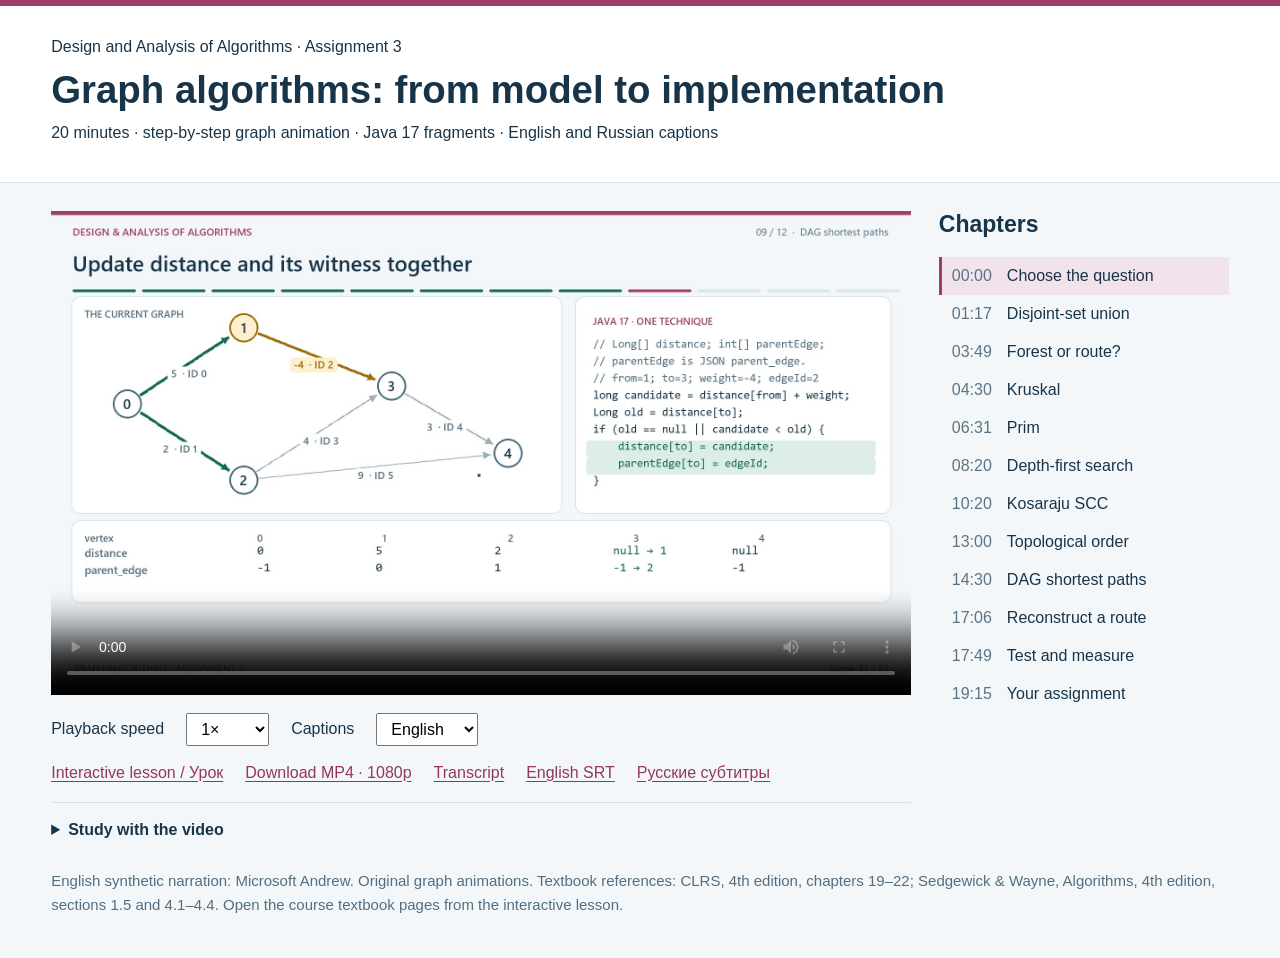
<file: docs/video20/index.html>
<!doctype html><html lang="en"><head><meta charset="utf-8"><meta name="viewport" content="width=device-width,initial-scale=1"><meta name="description" content="A 20-minute graph algorithms lesson with animated states, Java fragments and English/Russian captions."><title>Graph Algorithms · 20-minute lesson</title><style>
:root{font-family:"Segoe UI",Arial,sans-serif;color:#183449;background:#f4f7fa;--accent:#a13e67}*{box-sizing:border-box}body{margin:0}header{padding:28px 4vw;background:white;border-top:6px solid var(--accent);border-bottom:1px solid #d7e2ea}header p{margin:4px 0 12px}h1{font-size:clamp(25px,3vw,40px);margin:8px 0 12px}main{max-width:1600px;margin:auto;padding:28px 4vw}.layout{display:grid;grid-template-columns:minmax(0,1fr) 290px;gap:28px}video{width:100%;display:block;aspect-ratio:16/9;background:#183449}h2{font-size:23px;margin-top:0}nav button{display:flex;gap:15px;width:100%;text-align:left;border:0;border-left:3px solid transparent;padding:10px;background:transparent;color:inherit;font:inherit;cursor:pointer}button span{color:#5a7485;font-variant-numeric:tabular-nums}button:hover,button[aria-current=true]{border-color:var(--accent);background:#f1e2eb}a{color:#94365f;text-underline-offset:3px}.controls,.links{display:flex;gap:12px 22px;align-items:center;flex-wrap:wrap;margin:18px 0}select{font:inherit;padding:6px 10px}.note,footer{color:#526e80;font-size:15px;line-height:1.65}details{margin-top:20px;border-top:1px solid #d7e2ea;padding-top:18px}summary{cursor:pointer;font-weight:650}details p{max-width:850px;line-height:1.65}:focus-visible{outline:3px solid var(--accent);outline-offset:3px}footer{margin:30px 0 12px}@media(max-width:950px){.layout{grid-template-columns:1fr}nav{display:grid;grid-template-columns:1fr 1fr}}@media(max-width:520px){nav{grid-template-columns:1fr}main{padding:18px 12px}}
</style></head><body><header><p>Design and Analysis of Algorithms · Assignment 3</p><h1>Graph algorithms: from model to implementation</h1><p>20 minutes · step-by-step graph animation · Java 17 fragments · English and Russian captions</p></header><main><div class="layout"><section aria-label="20-minute lesson video"><video id="lesson" controls preload="metadata" poster="Poster.jpg?v=92b3884b9f"><source src="Assignment_3_Graphs_EN_20min.mp4?v=92b3884b9f" type="video/mp4"><track kind="captions" srclang="en" label="English" src="Subtitles_EN.vtt?v=92b3884b9f" default><track kind="subtitles" srclang="ru" label="Русский" src="Subtitles_RU.vtt?v=92b3884b9f"></video><div class="controls"><label for="speed">Playback speed</label><select id="speed"><option value="0.75">0.75×</option><option value="1" selected>1×</option><option value="1.25">1.25×</option><option value="1.5">1.5×</option></select><label for="captions">Captions</label><select id="captions"><option value="en" selected>English</option><option value="ru">Русский</option><option value="off">Off</option></select></div><div class="links"><a href="../index.html#topic=video&amp;lang=RU">Interactive lesson / Урок</a><a href="Assignment_3_Graphs_EN_20min.mp4?v=92b3884b9f" download>Download MP4 · 1080p</a><a href="Transcript_EN.md">Transcript</a><a href="Subtitles_EN.srt" download>English SRT</a><a href="Subtitles_RU.srt" download>Русские субтитры</a></div><details><summary>Study with the video</summary><p>Predict a change before it appears. At a coding prompt, pause and try the short task, then compare your work with the explanation. Keep the original edge IDs when following a trace. Complete the six assignment algorithms and route helper independently.</p><p>This edition follows the <a href="https://github.com/RZhaniya/daa-assignment-3-graphs">graphs template</a>. Read its current README for exact inputs, outputs, tests and assessment requirements. Public checks report pass/fail; they do not calculate the practical grade or transfer marks to Moodle.</p><p>Java variable <code>parentEdge</code> corresponds to JSON field <code>parent_edge</code>. Every displayed fragment has a stated context; it is not a complete assignment implementation.</p></details></section><aside aria-label="Video chapters"><h2>Chapters</h2><nav><button data-time="0" aria-label="Go to Choose the question at 00:00"><span>00:00</span>Choose the question</button><button data-time="77" aria-label="Go to Disjoint-set union at 01:17"><span>01:17</span>Disjoint-set union</button><button data-time="229" aria-label="Go to Forest or route? at 03:49"><span>03:49</span>Forest or route?</button><button data-time="270" aria-label="Go to Kruskal at 04:30"><span>04:30</span>Kruskal</button><button data-time="391" aria-label="Go to Prim at 06:31"><span>06:31</span>Prim</button><button data-time="500" aria-label="Go to Depth-first search at 08:20"><span>08:20</span>Depth-first search</button><button data-time="620" aria-label="Go to Kosaraju SCC at 10:20"><span>10:20</span>Kosaraju SCC</button><button data-time="780" aria-label="Go to Topological order at 13:00"><span>13:00</span>Topological order</button><button data-time="870" aria-label="Go to DAG shortest paths at 14:30"><span>14:30</span>DAG shortest paths</button><button data-time="1026" aria-label="Go to Reconstruct a route at 17:06"><span>17:06</span>Reconstruct a route</button><button data-time="1069" aria-label="Go to Test and measure at 17:49"><span>17:49</span>Test and measure</button><button data-time="1155" aria-label="Go to Your assignment at 19:15"><span>19:15</span>Your assignment</button></nav></aside></div><footer>English synthetic narration: Microsoft Andrew. Original graph animations. Textbook references: CLRS, 4th edition, chapters 19–22; Sedgewick &amp; Wayne, Algorithms, 4th edition, sections 1.5 and 4.1–4.4. Open the course textbook pages from the interactive lesson.</footer></main><script>
const video=document.getElementById('lesson'),buttons=[...document.querySelectorAll('[data-time]')];buttons.forEach(b=>b.onclick=()=>{const seek=()=>{video.currentTime=Number(b.dataset.time);video.focus();};if(video.readyState>=1)seek();else{video.addEventListener('loadedmetadata',seek,{once:true});video.load();}});video.addEventListener('timeupdate',()=>{let i=0;buttons.forEach((b,k)=>{if(Number(b.dataset.time)<=video.currentTime+.1)i=k;});buttons.forEach((b,k)=>b.setAttribute('aria-current',String(k===i)));});document.getElementById('speed').onchange=e=>video.playbackRate=Number(e.target.value);buttons[0].setAttribute('aria-current','true');
document.getElementById('captions').onchange=e=>{const tracks=[...video.textTracks];tracks.forEach(t=>t.mode='disabled');const chosen=tracks.find(t=>t.language===e.target.value);if(chosen)chosen.mode='showing';};</script></body></html>
</file>
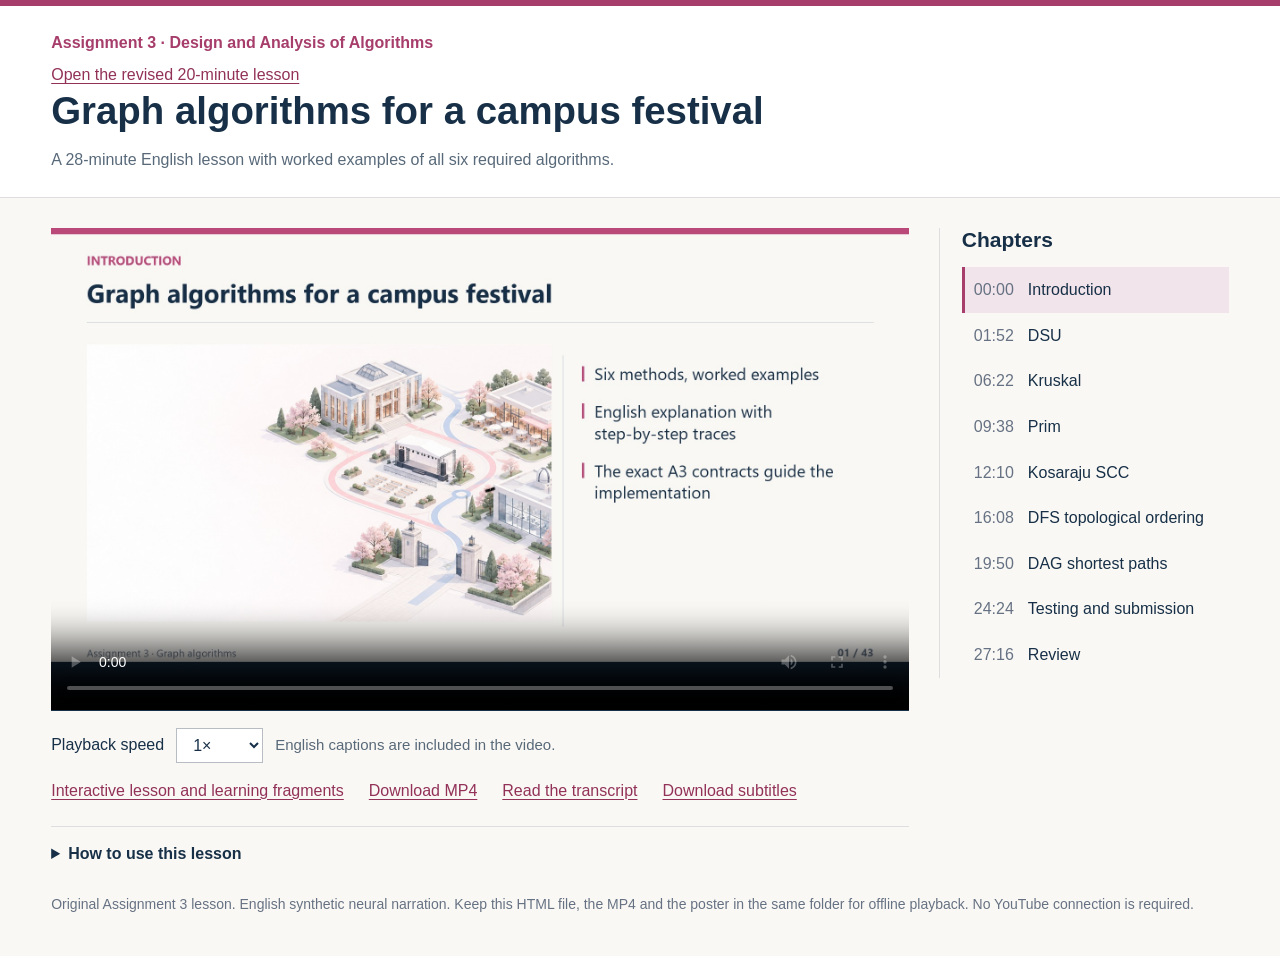
<file: docs/video/Watch_Assignment_3_EN.html>
<!doctype html>
<html lang="en"><head><meta charset="utf-8"><meta name="viewport" content="width=device-width,initial-scale=1">
<title>Assignment 3 · Graph algorithms explained</title>
<style>
:root{font-family:"Segoe UI",Arial,sans-serif;color:#173047;background:#faf8f5;--pink:#a63d6b;--line:#e0dce0}*{box-sizing:border-box}body{margin:0}header{border-top:6px solid var(--pink);padding:28px 4vw 25px;background:white;border-bottom:1px solid var(--line)}.course{color:var(--pink);font-weight:650;margin:0 0 10px}h1{font-size:clamp(24px,3vw,39px);font-weight:650;line-height:1.2;margin:0 0 13px}.intro{margin:0;line-height:1.6;color:#586979}main{max-width:1560px;margin:auto;padding:30px 4vw 40px}.layout{display:grid;grid-template-columns:minmax(0,1fr) 290px;gap:30px;align-items:start}video{display:block;width:100%;aspect-ratio:16/9;background:#173047}aside{border-left:1px solid var(--line);padding-left:22px}h2{font-size:21px;font-weight:650;margin:0 0 15px}button,select{font:inherit}button{display:flex;gap:14px;width:100%;text-align:left;border:0;border-left:3px solid transparent;background:transparent;padding:12px 9px;color:#173047;cursor:pointer;line-height:1.35}button span{color:#667283;font-variant-numeric:tabular-nums}button:hover,button[aria-current=true]{background:#f2e4eb;border-left-color:var(--pink)}a{color:#923258;text-underline-offset:3px}button:focus-visible,a:focus-visible,select:focus-visible{outline:3px solid var(--pink);outline-offset:3px}.links{display:flex;flex-wrap:wrap;gap:12px 25px;margin-top:19px;font-size:16px}.note{font-size:15px;line-height:1.6;color:#586979}.controls{display:flex;gap:12px;align-items:center;flex-wrap:wrap;margin-top:17px}select{padding:7px 12px;border:1px solid #b8bdc4;background:white;color:#173047}details{margin-top:26px;border-top:1px solid var(--line);padding-top:18px}summary{cursor:pointer;font-weight:650}details p{line-height:1.7;max-width:850px}footer{margin-top:30px;font-size:14px;line-height:1.65;color:#667283}@media(max-width:950px){.layout{grid-template-columns:1fr}aside{border-left:0;border-top:1px solid var(--line);padding:22px 0 0}aside nav{display:grid;grid-template-columns:repeat(2,minmax(0,1fr))}}@media(max-width:530px){aside nav{grid-template-columns:1fr}main{padding:20px 14px}header{padding:22px 18px}.links{gap:12px 20px}}
</style></head><body><header><p class="course">Assignment 3 · Design and Analysis of Algorithms</p><p class="intro"><a href="../video20/index.html">Open the revised 20-minute lesson</a></p><h1>Graph algorithms for a campus festival</h1><p class="intro">A 28-minute English lesson with worked examples of all six required algorithms.</p></header><main><div class="layout"><section aria-label="English lesson video"><video id="lesson" controls preload="metadata" poster="Poster_EN.jpg"><source src="Assignment_3_Explained_EN.mp4" type="video/mp4">Your browser cannot play this video. Open the MP4 link below.</video><div class="controls"><label for="speed">Playback speed</label><select id="speed"><option value="0.75">0.75×</option><option value="1" selected>1×</option><option value="1.25">1.25×</option><option value="1.5">1.5×</option></select><span class="note">English captions are included in the video.</span></div><div class="links"><a href="../index.html#topic=video&amp;lang=EN">Interactive lesson and learning fragments</a><a href="Assignment_3_Explained_EN.mp4" download>Download MP4</a><a href="Transcript_EN.md">Read the transcript</a><a href="Assignment_3_Explained_EN.srt" download>Download subtitles</a></div><details><summary>How to use this lesson</summary><p>Choose a chapter or watch in order. Pause at a changing graph and predict the next state before continuing. Follow the original edge IDs, not the order in which edges are examined. The Java fragments illustrate individual actions. Implement the complete methods yourself in your chosen language.</p><p>Use the assignment's CONTRACTS.md for the exact interfaces and output rules. Different valid forests, SCC labels, topological orders and tied shortest routes can be accepted. The benchmark numbers in the lesson are illustrative.</p></details></section><aside aria-label="Video chapters"><h2>Chapters</h2><nav><button type="button" data-time="0" aria-label="Go to Introduction at 00:00"><span>00:00</span>Introduction</button><button type="button" data-time="112.459" aria-label="Go to DSU at 01:52"><span>01:52</span>DSU</button><button type="button" data-time="382.7029999999999" aria-label="Go to Kruskal at 06:22"><span>06:22</span>Kruskal</button><button type="button" data-time="579.0213329999999" aria-label="Go to Prim at 09:38"><span>09:38</span>Prim</button><button type="button" data-time="731.058333" aria-label="Go to Kosaraju SCC at 12:10"><span>12:10</span>Kosaraju SCC</button><button type="button" data-time="968.4523320000001" aria-label="Go to DFS topological ordering at 16:08"><span>16:08</span>DFS topological ordering</button><button type="button" data-time="1190.216332" aria-label="Go to DAG shortest paths at 19:50"><span>19:50</span>DAG shortest paths</button><button type="button" data-time="1464.4649989999998" aria-label="Go to Testing and submission at 24:24"><span>24:24</span>Testing and submission</button><button type="button" data-time="1636.745332" aria-label="Go to Review at 27:16"><span>27:16</span>Review</button></nav></aside></div><footer>Original Assignment 3 lesson. English synthetic neural narration. Keep this HTML file, the MP4 and the poster in the same folder for offline playback. No YouTube connection is required.</footer></main><script>
const video=document.getElementById('lesson');const buttons=[...document.querySelectorAll('[data-time]')];buttons.forEach(button=>button.addEventListener('click',()=>{video.currentTime=Number(button.dataset.time);video.focus();}));video.addEventListener('timeupdate',()=>{let active=0;buttons.forEach((b,i)=>{if(Number(b.dataset.time)<=video.currentTime+.15)active=i;});buttons.forEach((b,i)=>b.setAttribute('aria-current',String(i===active)));});document.getElementById('speed').addEventListener('change',e=>video.playbackRate=Number(e.target.value));buttons[0].setAttribute('aria-current','true');
</script></body></html>
</file>
